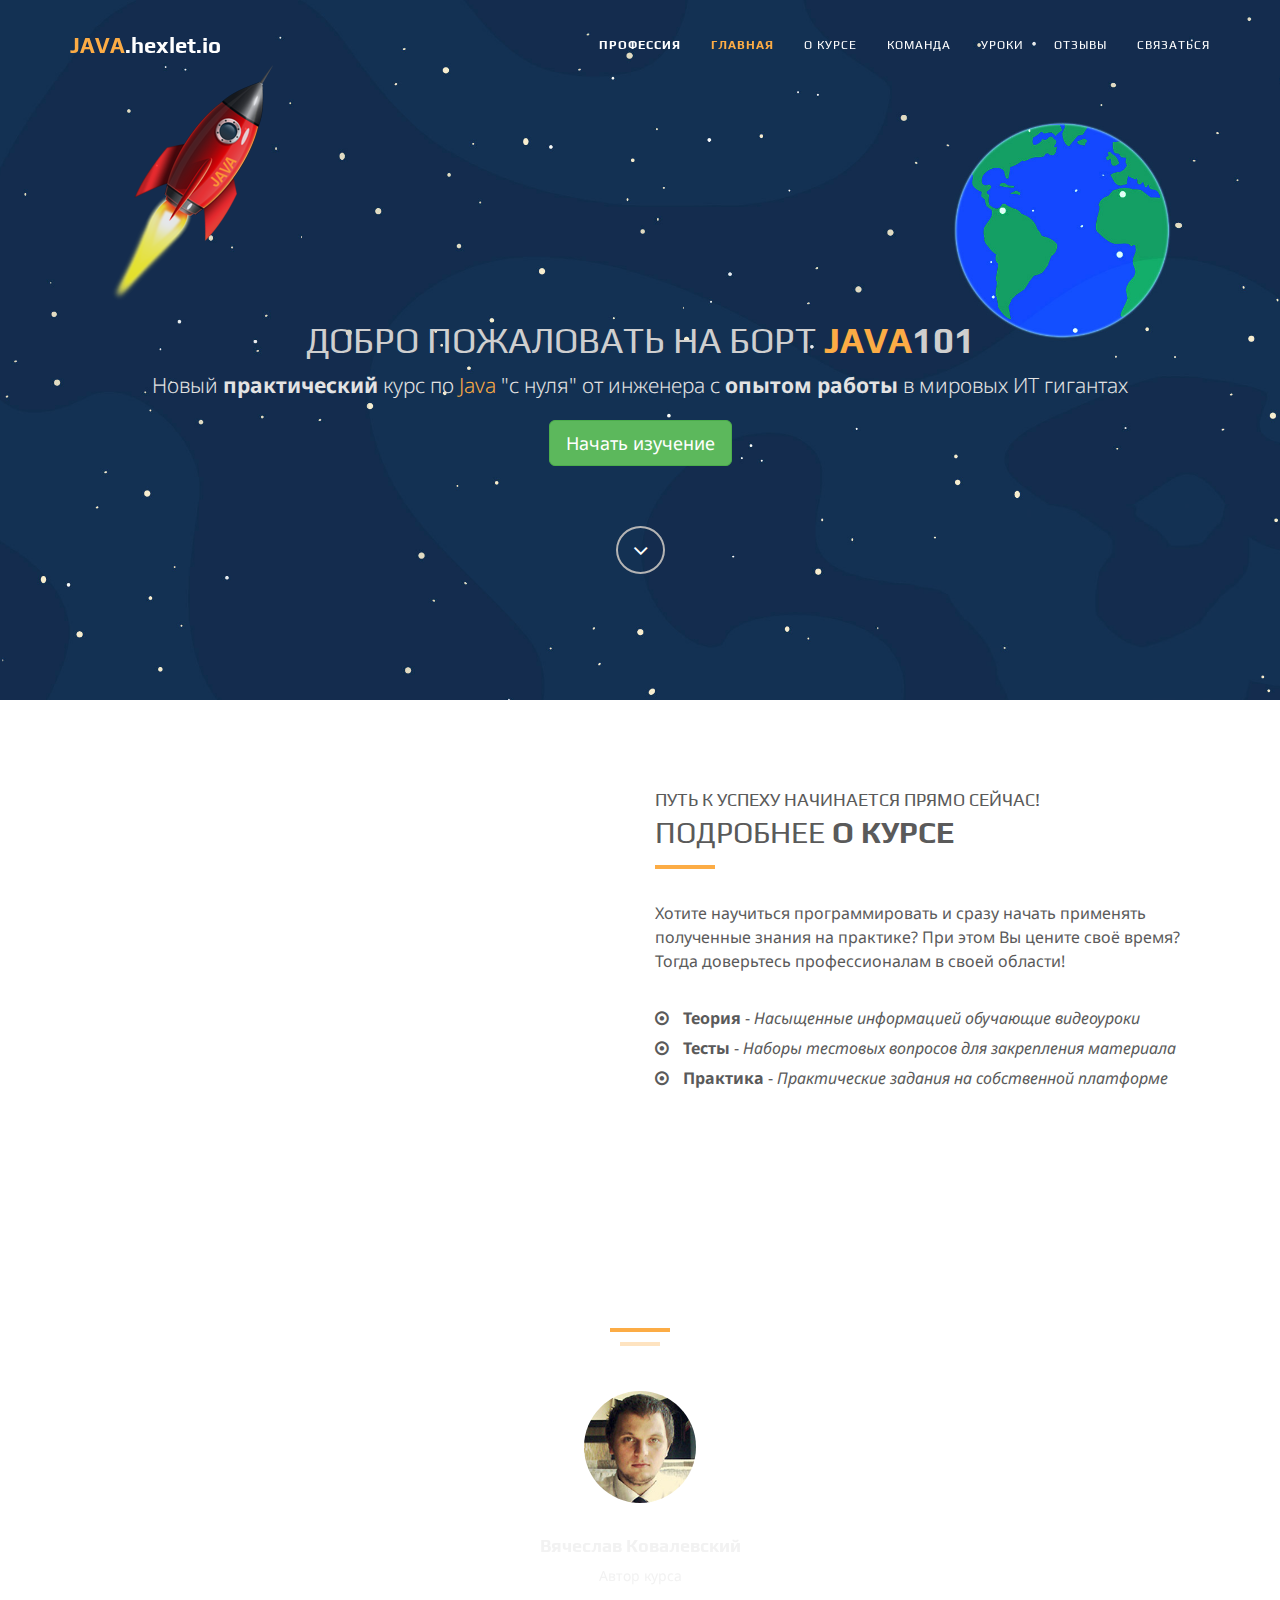
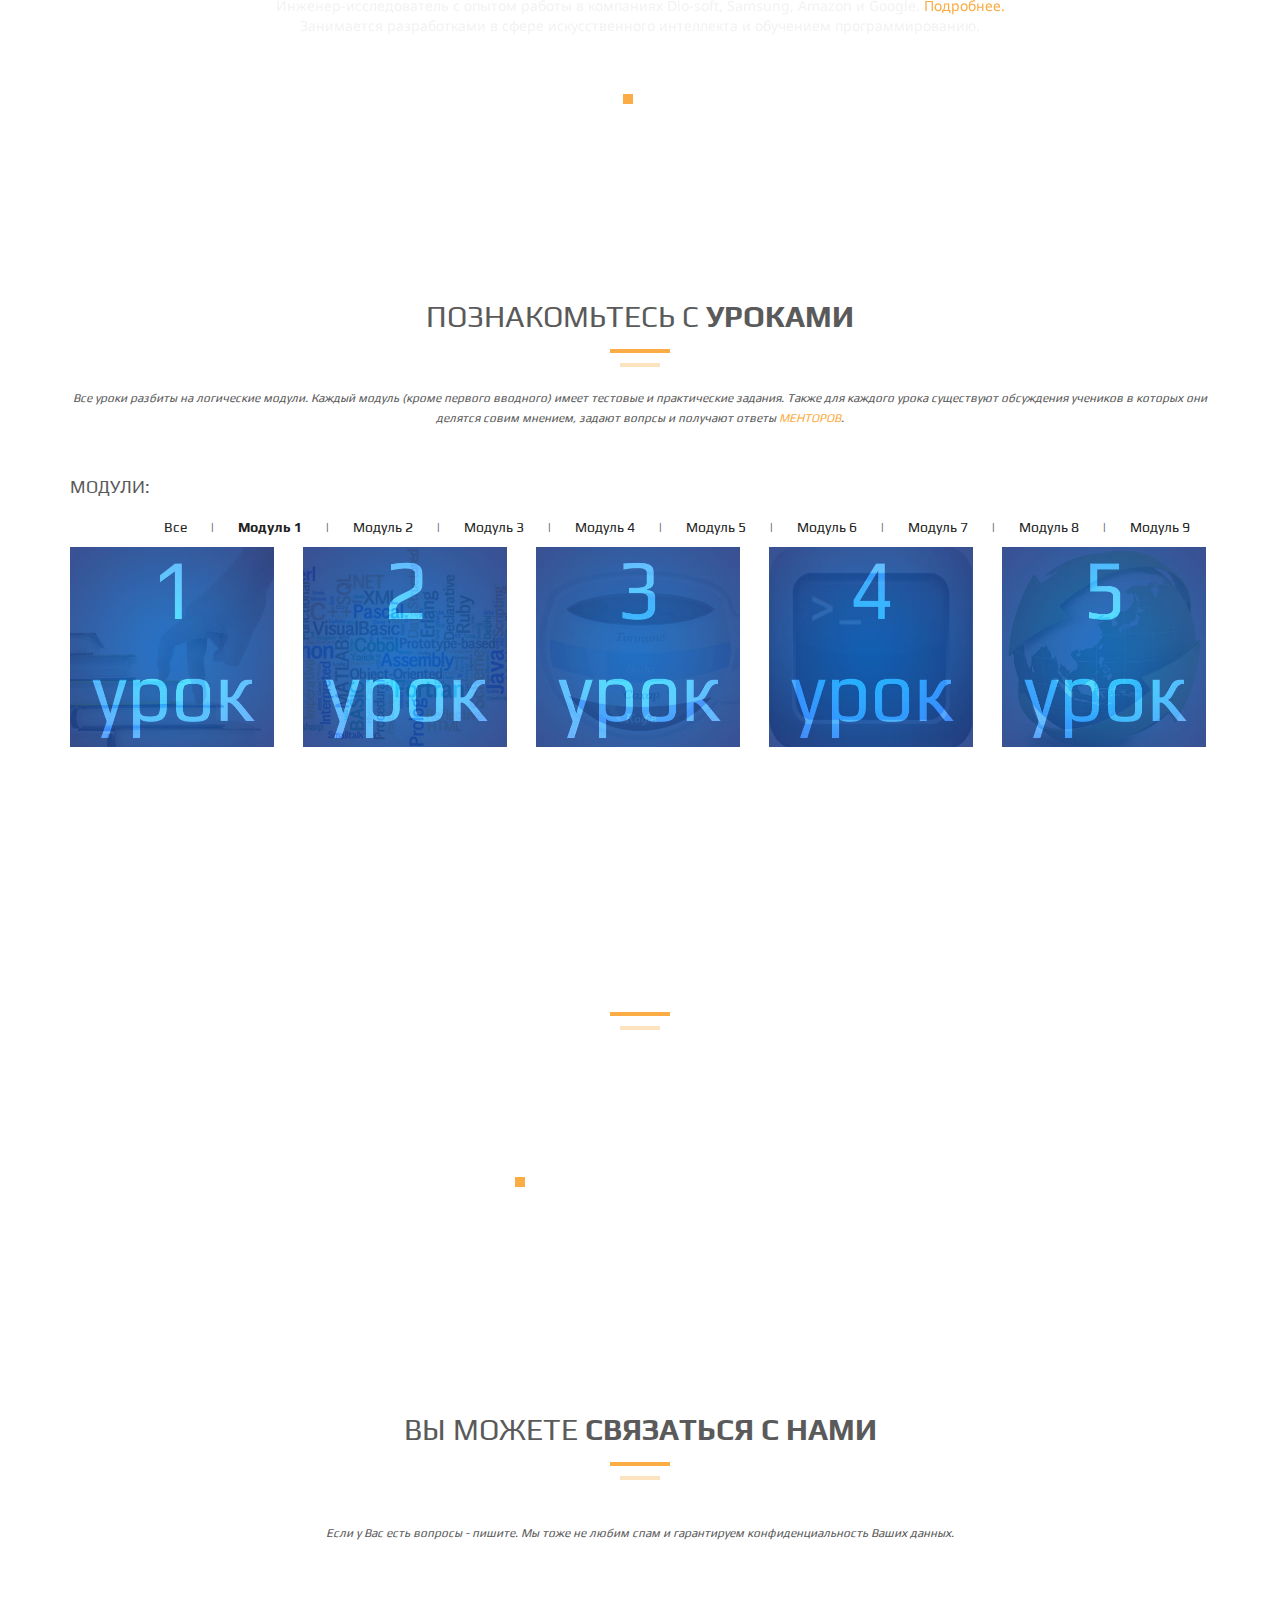
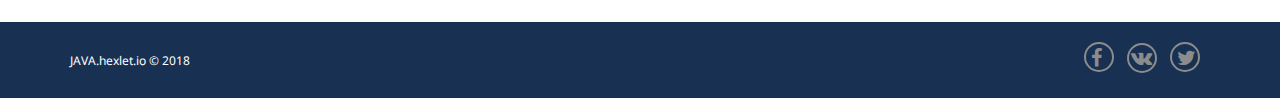
<file: index.html>
<!DOCTYPE html>
<html lang="ru">
  <head>
    <!-- Basic Page Needs
    ================================================== -->
    <meta charset="utf-8">
    <!--[if IE]><meta http-equiv="x-ua-compatible" content="IE=9" /><![endif]-->
    <meta name="viewport" content="width=device-width, initial-scale=1">
    <title>JAVA.hexlet - Наверное, самый лучший курс по программированию на русском!</title>
    <meta name="description" content="Курсы по программированию на Java для начинающих">
    <meta name="keywords" content="java, курсы программирования, уроки java, обучающее видео, онлайн курсы, ява">
    
    
    <!-- Favicons
    ================================================== -->
    <link rel="shortcut icon" href="img/favicon.ico" type="image/x-icon">
    <link rel="apple-touch-icon" href="img/apple-touch-icon.png">
    <link rel="apple-touch-icon" sizes="72x72" href="img/apple-touch-icon-72x72.png">
    <link rel="apple-touch-icon" sizes="114x114" href="img/apple-touch-icon-114x114.png">

    <!-- Bootstrap -->
    <link rel="stylesheet" type="text/css"  href="css/bootstrap.css">
    <link rel="stylesheet" type="text/css" href="fonts/font-awesome/css/font-awesome.css">

    <!-- Slider
    ================================================== -->
    <link href="css/owl.carousel.css" rel="stylesheet" media="screen">
    <link href="css/owl.theme.css" rel="stylesheet" media="screen">

    <!-- Stylesheet
    ================================================== -->
    <link rel="stylesheet" type="text/css"  href="css/style.css">
    <link rel="stylesheet" type="text/css" href="css/responsive.css">

    <link href='http://fonts.googleapis.com/css?family=Play:100,300,400,700,900,100italic,300italic,400italic,700italic,900italic' rel='stylesheet' type='text/css'>
    <link href='http://fonts.googleapis.com/css?family=Noto+Sans:300italic,400italic,600italic,700italic,800italic,700,300,600,800,400' rel='stylesheet' type='text/css'>
	
    <script type="text/javascript" src="js/modernizr.custom.js"></script>
    
	<script src='https://www.google.com/recaptcha/api.js'></script>
	
    <!-- jQuery (necessary for Bootstrap's JavaScript plugins) -->
    <script src="https://ajax.googleapis.com/ajax/libs/jquery/1.11.1/jquery.min.js"></script>
    <script type="text/javascript" src="js/jquery.1.11.1.js"></script>
    <!-- Google Analytics
    ================================================== -->
	<script>
  (function(i,s,o,g,r,a,m){i['GoogleAnalyticsObject']=r;i[r]=i[r]||function(){
  (i[r].q=i[r].q||[]).push(arguments)},i[r].l=1*new Date();a=s.createElement(o),
  m=s.getElementsByTagName(o)[0];a.async=1;a.src=g;m.parentNode.insertBefore(a,m)
  })(window,document,'script','//www.google-analytics.com/analytics.js','ga');

  ga('create', 'UA-62650167-1', 'auto');
  ga('create', 'UA-1360700-51', 'auto', {'name': 'newTracker'}); 
  ga('require', 'displayfeatures');
  ga('send', 'pageview');
  ga('newTracker.send', 'pageview');
  $( document ).ready(function() {
	  var urlParam  = function(name) {
	  	name = name.replace(/[\[]/, "\\[").replace(/[\]]/, "\\]");
		var regex = new RegExp("[\\?&]" + name + "=([^&#]*)"),
			results = regex.exec(location.search);
		if (results == null) return null;
			return results[1] || null;
	 }
	 intial_reg_url = "https://ru.hexlet.io/courses/java_101";
	
	 utm_source = urlParam('utm_source');
	 utm_medium = urlParam('utm_medium');
	 utm_campaign = urlParam('utm_campaign');
	 if (utm_source) {
	        intial_reg_url += "?utm_source=" + utm_source + "&utm_medium=" + utm_medium + "&utm_campaign="+utm_campaign;
	 }
	 $("#reg_bttn").attr('href', intial_reg_url);
  });

	</script>
	
	<!-- Yandex.Metrika counter -->
	<script type="text/javascript">
	
	(function (d, w, c) {
		(w[c] = w[c] || []).push(function() {
			try {
				w.yaCounter30097189 = new Ya.Metrika({id:30097189,
						webvisor:true,
						clickmap:true,
						trackLinks:true,
						accurateTrackBounce:true,
						trackHash:true});
			} catch(e) { }
		});

		var n = d.getElementsByTagName("script")[0],
			s = d.createElement("script"),
			f = function () { n.parentNode.insertBefore(s, n); };
		s.type = "text/javascript";
		s.async = true;
		s.src = (d.location.protocol == "https:" ? "https:" : "http:") + "//mc.yandex.ru/metrika/watch.js";

		if (w.opera == "[object Opera]") {
			d.addEventListener("DOMContentLoaded", f, false);
		} else { f(); }
	})(document, window, "yandex_metrika_callbacks");
	</script>
	<noscript><div><img src="//mc.yandex.ru/watch/30097189" style="position:absolute; left:-9999px;" alt="" /></div></noscript>
	<!-- /Yandex.Metrika counter -->	

    <!-- HTML5 shim and Respond.js for IE8 support of HTML5 elements and media queries -->
    <!-- WARNING: Respond.js doesn't work if you view the page via file:// -->
    <!--[if lt IE 9]>
      <script src="https://oss.maxcdn.com/html5shiv/3.7.2/html5shiv.min.js"></script>
      <script src="https://oss.maxcdn.com/respond/1.4.2/respond.min.js"></script>
    <![endif]-->
	
	<!-- Facebook Pixel Code -->
	<script>
	  !function(f,b,e,v,n,t,s)
	  {if(f.fbq)return;n=f.fbq=function(){n.callMethod?
	  n.callMethod.apply(n,arguments):n.queue.push(arguments)};
	  if(!f._fbq)f._fbq=n;n.push=n;n.loaded=!0;n.version='2.0';
	  n.queue=[];t=b.createElement(e);t.async=!0;
	  t.src=v;s=b.getElementsByTagName(e)[0];
	  s.parentNode.insertBefore(t,s)}(window, document,'script',
	  'https://connect.facebook.net/en_US/fbevents.js');
	  fbq('init', '1701269523271235');
	  fbq('track', 'PageView');
	</script>
	<noscript><img height="1" width="1" style="display:none"
	  src="https://www.facebook.com/tr?id=1701269523271235&ev=PageView&noscript=1"
	/></noscript>
	<!-- End Facebook Pixel Code -->

		
  </head>
  <body>
    <!-- Navigation
    ==========================================-->
    <nav id="tf-menu" class="navbar navbar-default navbar-fixed-top">
      <div class="container">
        <!-- Brand and toggle get grouped for better mobile display -->
        <div class="navbar-header">
          <button type="button" class="navbar-toggle collapsed" data-toggle="collapse" data-target="#bs-example-navbar-collapse-1">
            <span class="sr-only">Toggle navigation</span>
            <span class="icon-bar"></span>
            <span class="icon-bar"></span>
            <span class="icon-bar"></span>
          </button>
          <a class="navbar-brand" href="index.html"><span style="color:#FCAC45">JAVA</span>.hexlet.io</a>
         </div>

        <!-- Collect the nav links, forms, and other content for toggling -->
        <div class="collapse navbar-collapse" id="bs-example-navbar-collapse-1">
          <ul class="nav navbar-nav navbar-right">
		    <li><a href="https://ru.hexlet.io/professions/java" target="_blank" class="page-scroll color-blink-text">ПРОФЕССИЯ</a></li>
            <li><a href="#tf-home" class="page-scroll">Главная</a></li>
            <li><a href="#tf-about" class="page-scroll">О курсе</a></li>
            <li><a href="#tf-team" class="page-scroll">Команда</a></li>
            <li><a href="#tf-works" class="page-scroll">Уроки</a></li>
            <li><a href="#tf-testimonials" class="page-scroll">Отзывы</a></li>
            <li><a href="#tf-contact" class="page-scroll">Связаться</a></li>
          </ul>
        </div><!-- /.navbar-collapse -->
      </div><!-- /.container-fluid -->
    </nav>

    <!-- Home Page
    ==========================================-->
    <div id="tf-home" class="text-center">
        <div class="overlay">
		 
			<div class="rock">
	
				<ul id="scene" class="scene">
				<li class="layer" data-depth="0.7"><img src="img/rocket.png"></li>
				</ul>

			</div>
		<!-- Scripts -->
		<script src="js/parallax.js"></script>
		<script>

		var scene = document.getElementById('scene');
		var parallax = new Parallax(scene);

		</script>
				
            <div class="content">
                <h1>Добро пожаловать на борт <strong><span class="color">JAVA</span>101</strong></h1>
                <p class="lead">Новый <strong>практический</strong> курс по <span class="color">Java</span> "с нуля" от инженера с <strong>опытом работы</strong> в мировых ИТ гигантах</p>
                <p style="text-align:center"><a id="reg_bttn" class="btn btn-success btn-lg" target="_self" title="Visit Site" rel="">Начать изучение</a></p>
				<a href="#tf-about" class="fa fa-angle-down page-scroll"></a>
            </div>
        </div>
    </div>

    <!-- About Us Page
    ==========================================-->
    <div id="tf-about">
        <div class="container">
            <div class="row">
                <div class="col-md-6">
				
				<div class="embed-responsive embed-responsive-16by9">
              
				<iframe class="embed-responsive-item" src="https://www.youtube.com/embed/ubPt0UeJe64?rel=0&amp;controls=0&amp;showinfo=0" frameborder="0"  allowfullscreen></iframe>
                </div>
                 </div>
				<div class="col-md-6">
                    <div class="about-text">
                        <div class="section-title">
                            <h4>Путь к успеху начинается прямо сейчас!</h4>
                            <h2>Подробнее <strong>о курсе</strong></h2>
                            <hr>
                            <div class="clearfix"></div>
                        </div>
                        <p class="intro">Хотите научиться программировать и сразу начать применять полученные знания на практике? При этом Вы цените своё время? Тогда доверьтесь профессионалам в своей области! </p>
                        <ul class="about-list">
                            <li>
                                <span class="fa fa-dot-circle-o"></span>
                                <strong>Теория</strong> - <em>Насыщенные информацией обучающие видеоуроки </em>
                            </li>
                            <li>
                                <span class="fa fa-dot-circle-o"></span>
                                <strong>Тесты</strong> - <em>Наборы тестовых вопросов для закрепления материала</em>
                            </li>
                            <li>
                                <span class="fa fa-dot-circle-o"></span>
                                <strong>Практика</strong> - <em>Практические задания на собственной платформе </em>
                            </li>
                        </ul>
                    </div>
                </div>
            </div>
        </div>
    </div>

    <!-- Team Page
    ==========================================-->
    <div id="tf-team" class="text-center">
        <div class="overlay">
            <div class="container">
                <div class="section-title center">
                    <h2>Наша <strong>команда</strong></h2>
                    <div class="line">
                        <hr>
                    </div>
                </div>

                <div id="team" class="owl-carousel owl-theme row">
                    
										
                    <div class="item">
                        <div class="thumbnail">
                            <img src="img/team/01.jpg" alt="..." class="img-circle team-img">
                            <div class="caption">
                                <h3>Вячеслав Ковалевский</h3>
                                <p>Автор курса</p>
                                <p>Инженер-исследователь c опытом работы в компаниях Dio-soft, Samsung, Amazon и Google.<a href="https://www.linkedin.com/in/b0noi/"  target="_blank" > Подробнее.</a> </br> Занимается разработками в сфере искусственного интеллекта и обучением программированию.</p>
                            </div>
                        </div>
                    </div>
					
                    <div class="item">
                        <div class="thumbnail">
                            <img src="img/team/02.jpg" alt="..." class="img-circle team-img">
                            <div class="caption">
                                <h3>Глеб Бочкарёв</h3>
                                <p>Менеджер курса</p>
                                <p>Занимается организацией обучающего процесса. Оказывает поддержку ученикам.</br> В рамках данного курса является начинающим учеником, помогающим автору спуститься на уровень понимания новичка.</p>
                            </div>
                        </div>
                    </div>
                </div>
                
            </div>
        </div>
    </div>

    <!-- Portfolio Section
    ==========================================-->
    <div id="tf-works">
        <div class="container"> <!-- Container -->
            <div class="section-title text-center center">
                <h2>Познакомьтесь с <strong>уроками</strong></h2>
                <div class="line">
                    <hr>
                </div>
                <div class="clearfix"></div>
                <small><em>Все уроки разбиты на логические модули. Каждый модуль (кроме первого вводного) имеет тестовые и практические задания. Также для каждого урока существуют обсуждения учеников в которых они делятся совим мнением, задают вопрсы и получают ответы <a href="https://ru.hexlet.io/mentors" target="_blank" >МЕНТОРОВ</a>. </em></small>
            </div>
            
            <div class="categories">
                
                <ul class="cat">
                    <li class="pull-left"><h4>Модули:</h4></li>
                    <li class="pull-right">
                        <ol class="type">
                            <li><a href="#" data-filter="*">Все</a></li>
                            <li><a href="#" data-filter=".mod1" class="active">Модуль 1</a></li>
                            <li><a href="#" data-filter=".mod2" >Модуль 2</a></li>
                            <li><a href="#" data-filter=".mod3" >Модуль 3</a></li>
                            <li><a href="#" data-filter=".mod4" >Модуль 4</a></li>
							<li><a href="#" data-filter=".mod5" >Модуль 5</a></li>
							<li><a href="#" data-filter=".mod6" >Модуль 6</a></li>
							<li><a href="#" data-filter=".mod7" >Модуль 7</a></li>
							<li><a href="#" data-filter=".mod8" >Модуль 8</a></li>
							<li><a href="#" data-filter=".mod9" >Модуль 9</a></li>
						</ol>
                    </li>
                </ul>
                <div class="clearfix"></div>
            </div>

            <div id="lightbox" class="row">

                <div class="col-sm-6 col-md-3 col-lg-3 mod1">
                    <div class="portfolio-item">
                        <div class="hover-bg">
                            <a href="https://ru.hexlet.io/courses/java_101/lessons/intro_to_java/theory_unit">
                                <div class="hover-text">
                                    <h4>Введение в Java</h4>
                                    <small>Модуль 1</small>
                                    <div class="clearfix"></div>
                                    <i class="fa fa-plus"></i>
                                </div>
                                <img src="img/portfolio/1.jpg" class="img-responsive" alt="...">
                            </a>
                        </div>
                    </div>
                </div>

                <div class="col-sm-6 col-md-3 col-lg-3 mod1">
                    <div class="portfolio-item">
                        <div class="hover-bg">
                            <a href="https://ru.hexlet.io/courses/java_101/lessons/java_module0_programming_languages_classification/theory_unit">
                                <div class="hover-text">
                                    <h4>Виды языков программирования</h4>
                                    <small>Модуль 1</small>
                                    <div class="clearfix"></div>
                                    <i class="fa fa-plus"></i>
                                </div>
                                <img src="img/portfolio/2.jpg" class="img-responsive" alt="...">
                            </a>
                        </div>
                    </div>
                </div>

                <div class="col-sm-6 col-md-3 col-lg-3 mod1">
                    <div class="portfolio-item">
                        <div class="hover-bg">
                            <a href="https://ru.hexlet.io/courses/java_101/lessons/java_structure/theory_unit">
                                <div class="hover-text">
                                    <h4>Из чего состоит Java</h4>
                                    <small>Модуль 1</small>
                                    <div class="clearfix"></div>
                                    <i class="fa fa-plus"></i>
                                </div>
                                <img src="img/portfolio/3.jpg" class="img-responsive" alt="...">
                            </a>
                        </div>
                    </div>
                </div>

                <div class="col-sm-6 col-md-3 col-lg-3 mod1">
                    <div class="portfolio-item">
                        <div class="hover-bg">
                            <a href="https://ru.hexlet.io/courses/java_101/lessons/terminal_basics_work_with_filesystem/theory_unit">
                                <div class="hover-text">
                                    <h4>Основы работы в терминале</h4>
                                    <small>Модуль 1</small>
                                    <div class="clearfix"></div>
                                    <i class="fa fa-plus"></i>
                                </div>
                                <img src="img/portfolio/4.jpg" class="img-responsive" alt="...">
                            </a>
                        </div>
                    </div>
                </div>

                <div class="col-sm-6 col-md-3 col-lg-3 mod1">
                    <div class="portfolio-item">
                        <div class="hover-bg">
                            <a href="https://ru.hexlet.io/courses/java_101/lessons/java_dev_env_setup/theory_unit">
                                <div class="hover-text">
                                    <h4>Настройка окружающей среды</h4>
                                    <small>Модуль 1</small>
                                    <div class="clearfix"></div>
                                    <i class="fa fa-plus"></i>
                                </div>
                                <img src="img/portfolio/5.jpg" class="img-responsive" alt="...">
                            </a>
                        </div>
                    </div>
                </div>

                <div class="col-sm-6 col-md-3 col-lg-3 mod2">
                    <div class="portfolio-item">
                        <div class="hover-bg">
                            <a href="https://ru.hexlet.io/courses/java_101/lessons/java_oop_basics/theory_unit">
                                <div class="hover-text">
                                    <h4>Введение в ООП</h4>
                                    <small>Модуль 2</small>
                                    <div class="clearfix"></div>
                                    <i class="fa fa-plus"></i>
                                </div>
                                <img src="img/portfolio/6.jpg" class="img-responsive" alt="...">
                            </a>
                        </div>
                    </div>
                </div>

                <div class="col-sm-6 col-md-3 col-lg-3 mod2">
                    <div class="portfolio-item">
                        <div class="hover-bg">
                            <a href="https://ru.hexlet.io/courses/java_101/lessons/java_types/theory_unit">
                                <div class="hover-text">
                                    <h4>Типы данных в Java</h4>
                                    <small>Модуль 2</small>
                                    <div class="clearfix"></div>
                                    <i class="fa fa-plus"></i>
                                </div>
                                <img src="img/portfolio/7.jpg" class="img-responsive" alt="...">
                            </a>
                        </div>
                    </div>
                </div>

                <div class="col-sm-6 col-md-3 col-lg-3 mod2">
                    <div class="portfolio-item">
                        <div class="hover-bg">
                            <a href="https://ru.hexlet.io/courses/java_101/lessons/java_instance_usage/theory_unit">
                                <div class="hover-text">
                                    <h4>Работа с экземплярами</h4>
                                    <small>Модуль 2</small>
                                    <div class="clearfix"></div>
                                    <i class="fa fa-plus"></i>
                                </div>
                                <img src="img/portfolio/8.jpg" class="img-responsive" alt="...">
                            </a>
                        </div>
                    </div>
                </div>
				
				 <div class="col-sm-6 col-md-3 col-lg-3 mod2">
                    <div class="portfolio-item">
                        <div class="hover-bg">
                            <a href="https://ru.hexlet.io/courses/java_101/lessons/java_packages/theory_unit">
                                <div class="hover-text">
                                    <h4>Пакеты в Java</h4>
                                    <small>Модуль 2</small>
                                    <div class="clearfix"></div>
                                    <i class="fa fa-plus"></i>
                                </div>
                                <img src="img/portfolio/9.jpg" class="img-responsive" alt="...">
                            </a>
                        </div>
                    </div>
                </div>
				
				 <div class="col-sm-6 col-md-3 col-lg-3 mod3">
                    <div class="portfolio-item">
                        <div class="hover-bg">
                            <a href="https://ru.hexlet.io/courses/java_101/lessons/method_basics/theory_unit">
                                <div class="hover-text">
                                    <h4>Методы в классах. Часть 1</h4>
                                    <small>Модуль 3</small>
                                    <div class="clearfix"></div>
                                    <i class="fa fa-plus"></i>
                                </div>
                                <img src="img/portfolio/10.jpg" class="img-responsive" alt="...">
                            </a>
                        </div>
                    </div>
                </div>
				
				 <div class="col-sm-6 col-md-3 col-lg-3 mod3">
                    <div class="portfolio-item">
                        <div class="hover-bg">
                            <a href="https://ru.hexlet.io/courses/java_101/lessons/java_methods_basics_part_2/theory_unit">
                                <div class="hover-text">
                                    <h4>Методы в классах. Часть 2</h4>
                                    <small>Модуль 3</small>
                                    <div class="clearfix"></div>
                                    <i class="fa fa-plus"></i>
                                </div>
                                <img src="img/portfolio/11.jpg" class="img-responsive" alt="...">
                            </a>
                        </div>
                    </div>
                </div>
				
				 <div class="col-sm-6 col-md-3 col-lg-3 mod3">
                    <div class="portfolio-item">
                        <div class="hover-bg">
                            <a href="https://ru.hexlet.io/courses/java_101/lessons/java_methods_levels/theory_unit">
                                <div class="hover-text">
                                    <h4>Уровни методов в Java</h4>
                                    <small>Модуль 3</small>
                                    <div class="clearfix"></div>
                                    <i class="fa fa-plus"></i>
                                </div>
                                <img src="img/portfolio/12.jpg" class="img-responsive" alt="...">
                            </a>
                        </div>
                    </div>
                </div>
				
				 <div class="col-sm-6 col-md-3 col-lg-3 mod3">
                    <div class="portfolio-item">
                        <div class="hover-bg">
                            <a href="https://ru.hexlet.io/courses/java_101/lessons/java_inheritance/theory_unit">
                                <div class="hover-text">
                                    <h4>Наследование в Java</h4>
                                    <small>Модуль 3</small>
                                    <div class="clearfix"></div>
                                    <i class="fa fa-plus"></i>
                                </div>
                                <img src="img/portfolio/13.jpg" class="img-responsive" alt="...">
                            </a>
                        </div>
                    </div>
                </div>
				
				 <div class="col-sm-6 col-md-3 col-lg-3 mod3">
                    <div class="portfolio-item">
                        <div class="hover-bg">
                            <a href="https://ru.hexlet.io/courses/java_101/lessons/override_in_java/theory_unit">
                                <div class="hover-text">
                                    <h4>Аннотация @Override</h4>
                                    <small>Модуль 3</small>
                                    <div class="clearfix"></div>
                                    <i class="fa fa-plus"></i>
                                </div>
                                <img src="img/portfolio/14.jpg" class="img-responsive" alt="...">
                            </a>
                        </div>
                    </div>
                </div>
				
				 <div class="col-sm-6 col-md-3 col-lg-3 mod4">
                    <div class="portfolio-item">
                        <div class="hover-bg">
                            <a href="https://ru.hexlet.io/courses/java_101/lessons/if_in_java/theory_unit">
                                <div class="hover-text">
                                    <h4>Условный оператор IF</h4>
                                    <small>Модуль 4</small>
                                    <div class="clearfix"></div>
                                    <i class="fa fa-plus"></i>
                                </div>
                                <img src="img/portfolio/15.jpg" class="img-responsive" alt="...">
                            </a>
                        </div>
                    </div>
                </div>
				
				 <div class="col-sm-6 col-md-3 col-lg-3 mod4">
                    <div class="portfolio-item">
                        <div class="hover-bg">
                            <a href="https://ru.hexlet.io/courses/java_101/lessons/java_arrays/theory_unit">
                                <div class="hover-text">
                                    <h4>Массивы в Java</h4>
                                    <small>Модуль 4</small>
                                    <div class="clearfix"></div>
                                    <i class="fa fa-plus"></i>
                                </div>
                                <img src="img/portfolio/16.jpg" class="img-responsive" alt="...">
                            </a>
                        </div>
                    </div>
                </div>
				
				 <div class="col-sm-6 col-md-3 col-lg-3 mod4">
                    <div class="portfolio-item">
                        <div class="hover-bg">
                            <a href="https://ru.hexlet.io/courses/java_101/lessons/loops_in_java/theory_unit">
                                <div class="hover-text">
                                    <h4>Циклы в Java</h4>
                                    <small>Модуль 4</small>
                                    <div class="clearfix"></div>
                                    <i class="fa fa-plus"></i>
                                </div>
                                <img src="img/portfolio/17.jpg" class="img-responsive" alt="...">
                            </a>
                        </div>
                    </div>
                </div>
				
				 <div class="col-sm-6 col-md-3 col-lg-3 mod4">
                    <div class="portfolio-item">
                        <div class="hover-bg">
                            <a href="https://ru.hexlet.io/courses/java_101/lessons/java_switch/theory_unit">
                                <div class="hover-text">
                                    <h4>Оператор SWITCH</h4>
                                    <small>Модуль 4</small>
                                    <div class="clearfix"></div>
                                    <i class="fa fa-plus"></i>
                                </div>
                                <img src="img/portfolio/18.jpg" class="img-responsive" alt="...">
                            </a>
                        </div>
                    </div>
                </div>
				 <div class="col-sm-6 col-md-3 col-lg-3 mod5">
                    <div class="portfolio-item">
                        <div class="hover-bg">
                            <a href="https://ru.hexlet.io/courses/java_101/lessons/visibility_levels_in_java/theory_unit">
                                <div class="hover-text">
                                    <h4>Уровни доступа в Java</h4>
                                    <small>Модуль 5</small>
                                    <div class="clearfix"></div>
                                    <i class="fa fa-plus"></i>
                                </div>
                                <img src="img/portfolio/19.jpg" class="img-responsive" alt="...">
                            </a>
                        </div>
                    </div>
                </div>
				 <div class="col-sm-6 col-md-3 col-lg-3 mod5">
                    <div class="portfolio-item">
                        <div class="hover-bg">
                            <a href="https://ru.hexlet.io/courses/java_101/lessons/constructor/theory_unit">
                                <div class="hover-text">
                                    <h4>Конструкторы в Java</h4>
                                    <small>Модуль 5</small>
                                    <div class="clearfix"></div>
                                    <i class="fa fa-plus"></i>
                                </div>
                                <img src="img/portfolio/20.jpg" class="img-responsive" alt="...">
                            </a>
                        </div>
                    </div>
                </div>
				 <div class="col-sm-6 col-md-3 col-lg-3 mod5">
                    <div class="portfolio-item">
                        <div class="hover-bg">
                            <a href="https://ru.hexlet.io/courses/java_101/lessons/immutability/theory_unit">
                                <div class="hover-text">
                                    <h4>Неизменяемые объекты</h4>
                                    <small>Модуль 5</small>
                                    <div class="clearfix"></div>
                                    <i class="fa fa-plus"></i>
                                </div>
                                <img src="img/portfolio/21.jpg" class="img-responsive" alt="...">
                            </a>
                        </div>
                    </div>
                </div>
				 <div class="col-sm-6 col-md-3 col-lg-3 mod5">
                    <div class="portfolio-item">
                        <div class="hover-bg">
                            <a href="https://ru.hexlet.io/courses/java_101/lessons/builder/theory_unit">
                                <div class="hover-text">
                                    <h4>Паттерн Builder</h4>
                                    <small>Модуль 5</small>
                                    <div class="clearfix"></div>
                                    <i class="fa fa-plus"></i>
                                </div>
                                <img src="img/portfolio/22.jpg" class="img-responsive" alt="...">
                            </a>
                        </div>
                    </div>
                </div>
				 <div class="col-sm-6 col-md-3 col-lg-3 mod5">
                    <div class="portfolio-item">
                        <div class="hover-bg">
                            <a href="https://ru.hexlet.io/courses/java_101/lessons/enum/theory_unit">
                                <div class="hover-text">
                                    <h4>Перечисления в Java</h4>
                                    <small>Модуль 5</small>
                                    <div class="clearfix"></div>
                                    <i class="fa fa-plus"></i>
                                </div>
                                <img src="img/portfolio/23.jpg" class="img-responsive" alt="...">
                            </a>
                        </div>
                    </div>
                </div>
				<div class="col-sm-6 col-md-3 col-lg-3 mod6">
                    <div class="portfolio-item">
                        <div class="hover-bg">
                            <a href="https://ru.hexlet.io/courses/java_101/lessons/enum/theory_unit">
                                <div class="hover-text">
                                    <h4>Составные строки в Java</h4>
                                    <small>Модуль 6</small>
                                    <div class="clearfix"></div>
                                    <i class="fa fa-plus"></i>
                                </div>
                                <img src="img/portfolio/24.jpg" class="img-responsive" alt="...">
                            </a>
                        </div>
                    </div>
                </div>
				<div class="col-sm-6 col-md-3 col-lg-3 mod6">
                    <div class="portfolio-item">
                        <div class="hover-bg">
                            <a href="https://ru.hexlet.io/courses/java_101/lessons/enum/theory_unit">
                                <div class="hover-text">
                                    <h4> Манипуляции символами</h4>
                                    <small>Модуль 6</small>
                                    <div class="clearfix"></div>
                                    <i class="fa fa-plus"></i>
                                </div>
                                <img src="img/portfolio/25.jpg" class="img-responsive" alt="...">
                            </a>
                        </div>
                    </div>
                </div>
				<div class="col-sm-6 col-md-3 col-lg-3 mod6">
                    <div class="portfolio-item">
                        <div class="hover-bg">
                            <a href="https://ru.hexlet.io/courses/java_101/lessons/string_convertation/theory_unit">
                                <div class="hover-text">
                                    <h4>Преобразование строк в числа</h4>
                                    <small>Модуль 6</small>
                                    <div class="clearfix"></div>
                                    <i class="fa fa-plus"></i>
                                </div>
                                <img src="img/portfolio/26.jpg" class="img-responsive" alt="...">
                            </a>
                        </div>
                    </div>
                </div>
				<div class="col-sm-6 col-md-3 col-lg-3 mod7">
                    <div class="portfolio-item">
                        <div class="hover-bg">
                            <a href="https://ru.hexlet.io/courses/java_101/lessons/interfaces_in_java/theory_unit">
                                <div class="hover-text">
                                    <h4>Интерфейсы в Java</h4>
                                    <small>Модуль 7</small>
                                    <div class="clearfix"></div>
                                    <i class="fa fa-plus"></i>
                                </div>
                                <img src="img/portfolio/27.jpg" class="img-responsive" alt="...">
                            </a>
                        </div>
                    </div>
                </div>
				<div class="col-sm-6 col-md-3 col-lg-3 mod7">
                    <div class="portfolio-item">
                        <div class="hover-bg">
                            <a href="https://ru.hexlet.io/courses/java_101/lessons/abstract_class_in_java/theory_unit">
                                <div class="hover-text">
                                    <h4>Абстрактные классы</h4>
                                    <small>Модуль 7</small>
                                    <div class="clearfix"></div>
                                    <i class="fa fa-plus"></i>
                                </div>
                                <img src="img/portfolio/28.jpg" class="img-responsive" alt="...">
                            </a>
                        </div>
                    </div>
                </div>
				<div class="col-sm-6 col-md-3 col-lg-3 mod7">
                    <div class="portfolio-item">
                        <div class="hover-bg">
                            <a href="https://ru.hexlet.io/courses/java_101/lessons/list/theory_unit">
                                <div class="hover-text">
                                    <h4>Интерфейс List в Java</h4>
                                    <small>Модуль 7</small>
                                    <div class="clearfix"></div>
                                    <i class="fa fa-plus"></i>
                                </div>
                                <img src="img/portfolio/29.jpg" class="img-responsive" alt="...">
                            </a>
                        </div>
                    </div>
                </div>
				<div class="col-sm-6 col-md-3 col-lg-3 mod8">
                    <div class="portfolio-item">
                        <div class="hover-bg">
                            <a href="https://ru.hexlet.io/courses/java_101/lessons/nested/theory_unit">
                                <div class="hover-text">
                                    <h4>Nested (static) классы</h4>
                                    <small>Модуль 8</small>
                                    <div class="clearfix"></div>
                                    <i class="fa fa-plus"></i>
                                </div>
                                <img src="img/portfolio/30.jpg" class="img-responsive" alt="...">
                            </a>
                        </div>
                    </div>
                </div>
				<div class="col-sm-6 col-md-3 col-lg-3 mod8">
                    <div class="portfolio-item">
                        <div class="hover-bg">
                            <a href="https://ru.hexlet.io/courses/java_101/lessons/inner/theory_unit">
                                <div class="hover-text">
                                    <h4>Inner (non-static) классы</h4>
                                    <small>Модуль 8</small>
                                    <div class="clearfix"></div>
                                    <i class="fa fa-plus"></i>
                                </div>
                                <img src="img/portfolio/31.jpg" class="img-responsive" alt="...">
                            </a>
                        </div>
                    </div>
                </div>
				<div class="col-sm-6 col-md-3 col-lg-3 mod8">
                    <div class="portfolio-item">
                        <div class="hover-bg">
                            <a href="https://ru.hexlet.io/courses/java_101/lessons/anonymous/theory_unit">
                                <div class="hover-text">
                                    <h4>Анонимные классы в Java</h4>
                                    <small>Модуль 8</small>
                                    <div class="clearfix"></div>
                                    <i class="fa fa-plus"></i>
                                </div>
                                <img src="img/portfolio/32.jpg" class="img-responsive" alt="...">
                            </a>
                        </div>
                    </div>
                </div>
				<div class="col-sm-6 col-md-3 col-lg-3 mod9">
                    <div class="portfolio-item">
                        <div class="hover-bg">
                            <a href="https://ru.hexlet.io/courses/java_101/lessons/exception/theory_unit">
                                <div class="hover-text">
                                    <h4>Исключения в Java</h4>
                                    <small>Модуль 9</small>
                                    <div class="clearfix"></div>
                                    <i class="fa fa-plus"></i>
                                </div>
                                <img src="img/portfolio/33.jpg" class="img-responsive" alt="...">
                            </a>
                        </div>
                    </div>
                </div>
				<div class="col-sm-6 col-md-3 col-lg-3 mod9">
                    <div class="portfolio-item">
                        <div class="hover-bg">
                            <a href="https://ru.hexlet.io/courses/java_101/lessons/exceptions_hierarchy/theory_unit">
                                <div class="hover-text">
                                    <h4>Иерархия исключений</h4>
                                    <small>Модуль 9</small>
                                    <div class="clearfix"></div>
                                    <i class="fa fa-plus"></i>
                                </div>
                                <img src="img/portfolio/34.jpg" class="img-responsive" alt="...">
                            </a>
                        </div>
                    </div>
                </div>

            </div>
        </div>
    </div>

    <!-- Testimonials Section
    ==========================================-->
    <div id="tf-testimonials" class="text-center">
        <div class="overlay">
            <div class="container">
                <div class="section-title center">
                    <h2>Реальные<strong> отзывы</strong> наших учеников</h2>
                    <div class="line">
                        <hr>
                    </div>
                </div>
                <div class="row">
                    <div class="col-md-8 col-md-offset-2">
                        <div id="testimonial" class="owl-carousel owl-theme">
                            <div class="item">
                                <h5> Очень интересно рассказываете. Не часто такие лекции найдёшь. Обычно они такие скучные, что просто заставляешь себя их слушать, а ваши видео смотреть очень даже интересно.
К тому же есть много интересных и нужных вещей даже для человека, уже знающего синтаксис.</h5>
                               
                            </div>
							
							<div class="item">
                                <h5>Смотрел предыдущую версию - наверное, самый лучший курс по программированию на русском, из тех которые я видел.</h5>
                               
                            </div>
							
							<div class="item">
                                <h5>Super! Нигде настолько зажигательной подачи еще не встречал! И транскрипт под рукой - словно конспект - в общем, нет слов. Огромное спасибо, Вячеслав! </h5>
                               
                            </div>
							<div class="item">
                                <h5>...также хочу сказать отдельное "спасибо" за курс по джаве. Очень нравится то, что учите не только синтаксису, но и объясняете, что происходит во время исполнения программы. Продолжайте в том же духе.</h5>
							
							</div>								
							<div class="item">
                                <h5> Вячеслав, большое спасибо! Лекции смотрятся на одном дыхании, заряжают не только знаниями, но и дают позитивный настрой. СПАСИБО!!!</h5>
                               
                            </div>
							
							<div class="item">
                                <h5> Доскональнейшее объяснение! Вячеслав, примите искреннюю благодарность! Все по полочкам, просто талант!</h5>
                               
                            </div>
							
							<div class="item">
                                <h5> Спасибо, уровень изложения полностью соответствует моим знаниям (они -- совсем на начальном уровне).</h5>
                               
                            </div>
							
							<div class="item">
                                <h5> Огромное спасибо вам за такие курсы "по делу", в отличие от зарубежных развлекательных аналогов.</h5>
                               
                            </div>
														
							<div class="item">
                                <h5> Отличный курс, никакой "воды"! Огромное спасибо автору за труд! Все гениальное просто!</h5>
                               
                            </div>
							
							<div class="item">
                                <h5> Вячеслав! Отличная, просто зажигательная манера подачи! Deep respect! СПАСИБО!</h5>
                               
                            </div>

                            <div class="item">
                                <h5>Большое спасибо за уроки! Смотрятся легко и вся информация хорошо усваивается. </h5>
                               
                            </div>
                        </div>
                    </div>
                </div>
            </div>
        </div>
    </div>

    <!-- Contact Section
    ==========================================-->
    	
    <div id="tf-contact" class="text-center">
        <div class="container">

            <div class="row">
                <div class="col-md-8 col-md-offset-2">

                    <div class="section-title center">
                        <h2>Вы можете <strong>связаться с нами</strong></h2>
                        <div class="line">
                            <hr>
                        </div>						
									<!-- VK Widget -->
									<div id="vk_groups"></div>
									<script>
									function CondiLoaderInit() {
									 new CondiLoader([
									{   js: "https://vk.com/js/api/openapi.js?159", 
										init: function () {																				
											VK.Widgets.Group("vk_groups", {mode: 0, width: "auto", height:"200", color1: 'FFFFFF', color2: '183152', color3: '183152'}, 85021419);
									}											
										} 
									
									  ],{ /* options */ });
									}
									</script>
									<script src="js/condi_loader.js" onload="CondiLoaderInit()" defer="defer"></script>							
							
						</div>
                        <div class="clearfix"></div>
                        <div style="margin-top:20px">
				<small><em>Если у Вас есть вопросы - пишите. Мы тоже не любим спам и гарантируем конфиденциальность Ваших данных.</em></small>
   			 </div>
                    </div>
				
                    <script type="text/javascript" src="http://form.jotformeu.com/jsform/51484721543354"></script>

                </div>
            </div>

        </div>
    </div>
	
    <nav id="footer">
        <div class="container">
            <div class="pull-left fnav">
                <p>JAVA.hexlet.io © 2018</p>
            </div>
            <div class="pull-right fnav">
                <ul class="footer-social">
                    <li><a href="#" onclick="window.open('https://www.facebook.com/sharer/sharer.php?u='+encodeURIComponent(location.href), 
                        'facebook-share-dialog', 'width=626,height=436'); return false;"><i class="fa fa-facebook"></i></a></li>
                    <li><a href="#" onclick="window.open('http://vkontakte.ru/share.php?url='+encodeURIComponent(location.href), 
                        'вконтакте', 'width=626,height=436'); return false;"><i class="fa fa-vk"></i></a></li>                    
                    <li><a href="#" onclick="window.open('http://twitter.com/intent/tweet?text='+document.title+'%20'+window.location.href+window.location.hash,'twitter', 'width=626,height=436'); return false;"><i class="fa fa-twitter"></i></a></li>
                </ul>
            </div>
        </div>
    </nav>

    <!-- Include all compiled plugins (below), or include individual files as needed -->
    <script type="text/javascript" src="js/bootstrap.js"></script>
    <script type="text/javascript" src="js/SmoothScroll.js"></script>
    <script type="text/javascript" src="js/jquery.isotope.js"></script>

    <script src="js/owl.carousel.js"></script>

    <!-- Javascripts
    ================================================== -->
    <script type="text/javascript" src="js/main.js"></script>

  </body>
</html>
</file>
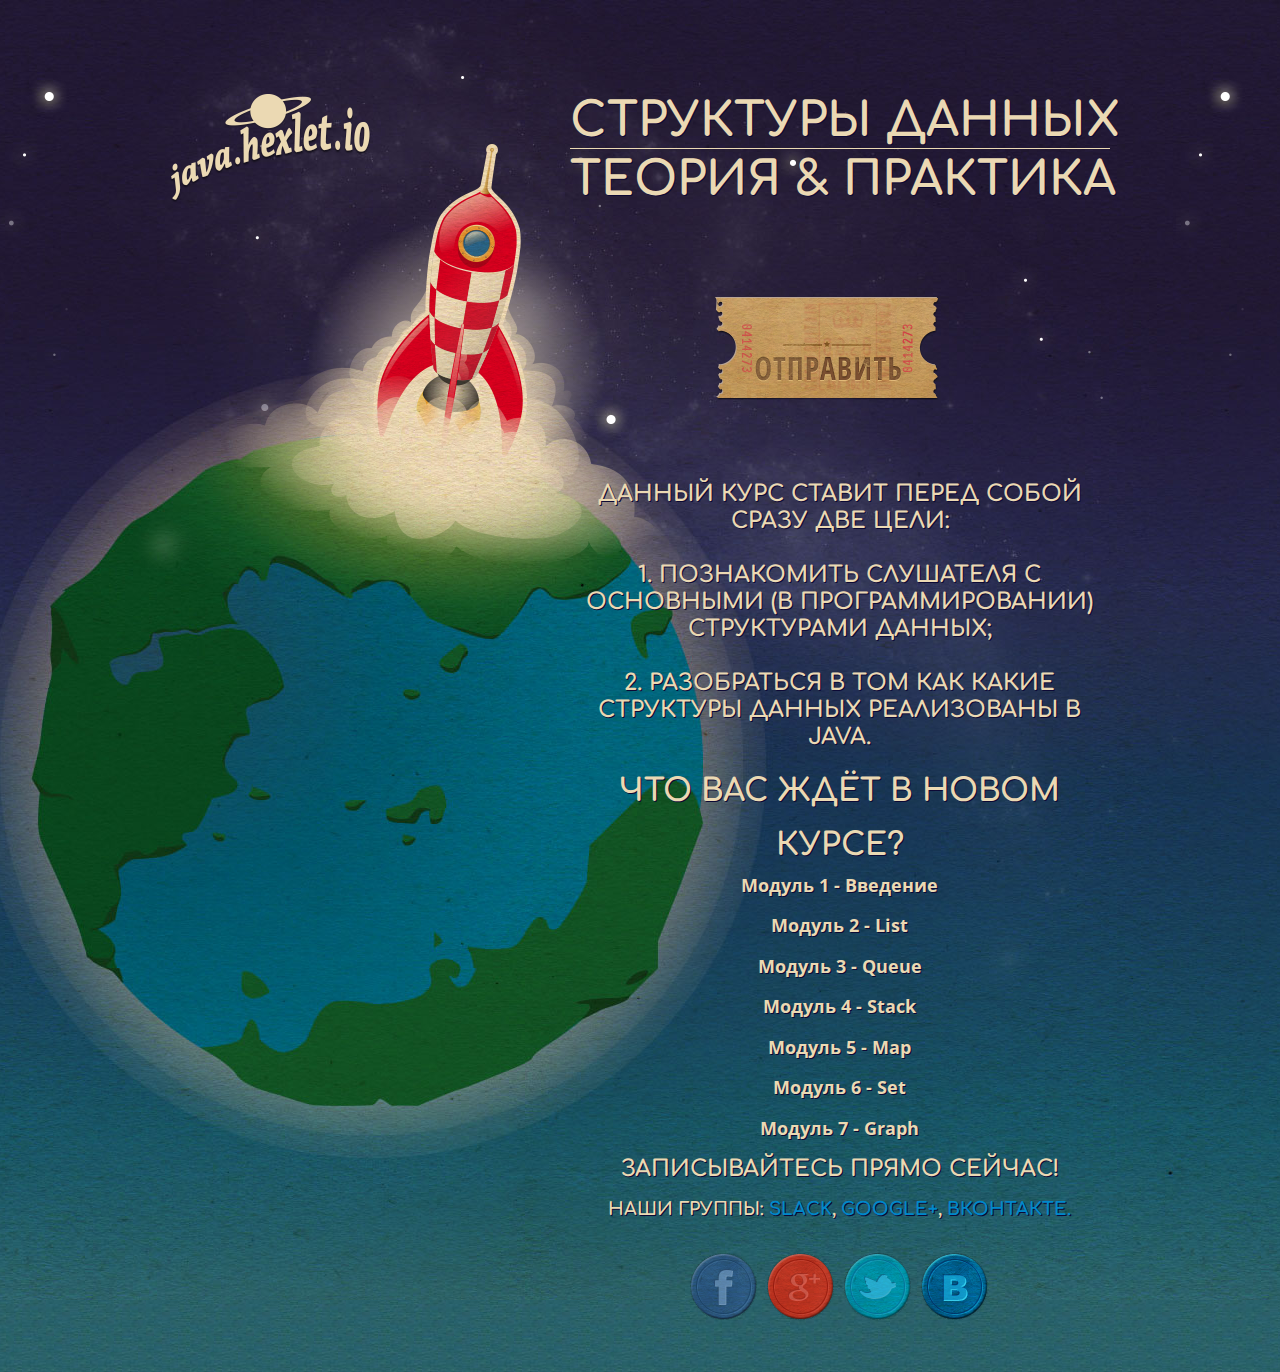
<file: collections/index.html>
<!DOCTYPE html>
<!--[if IE 8 ]> <html lang="en" class="ie8"> <![endif]-->
<!--[if IE 9 ]> <html lang="en" class="ie9"> <![endif]-->
<!--[if (gt IE 9)|!(IE)]><!--> <html lang="ru"> <!--<![endif]-->
<head>
  <meta charset="utf-8" />
  <meta content="IE=edge,chrome=1" http-equiv="X-UA-Compatible" />
  <title>Java.Hexlet.io - Встречайте новый курс!</title>
  <meta content="Java Hexlet Course" name="description" />
  <meta content="width=device-width" name="viewport" />
  <link href="favicon.ico" rel="shortcut icon" />
<link href="images/apple-touch-icon-144-precomposed.png" rel="apple-touch-icon-precomposed" sizes="144x144" />
<link href="images/apple-touch-icon-114-precomposed.png" rel="apple-touch-icon-precomposed" sizes="114x114" />
<link href="images/apple-touch-icon-72-precomposed.png" rel="apple-touch-icon-precomposed" sizes="72x72" />
<link href="images/apple-touch-icon-57-precomposed.png" rel="apple-touch-icon-precomposed" />
  <link href="stylesheets/bootstrap.css" media="screen" rel="stylesheet" type="text/css" />
  <link href="stylesheets/responsive.css" media="screen" rel="stylesheet" type="text/css" />
  <link href="stylesheets/font-awesome.css" media="screen" rel="stylesheet" type="text/css" />
  <link href="stylesheets/fonts-set1.css" media="screen" rel="stylesheet" type="text/css" />
  <link href="stylesheets/theme.css" media="screen" rel="stylesheet" type="text/css" />

  <script>
  (function(i,s,o,g,r,a,m){i['GoogleAnalyticsObject']=r;i[r]=i[r]||function(){
  (i[r].q=i[r].q||[]).push(arguments)},i[r].l=1*new Date();a=s.createElement(o),
  m=s.getElementsByTagName(o)[0];a.async=1;a.src=g;m.parentNode.insertBefore(a,m)
  })(window,document,'script','//www.google-analytics.com/analytics.js','ga');

  ga('create', 'UA-62650167-1', 'auto');
  ga('send', 'pageview');

</script>
<!-- Yandex.Metrika counter -->
<script type="text/javascript">
    (function (d, w, c) {
        (w[c] = w[c] || []).push(function() {
            try {
                w.yaCounter30097189 = new Ya.Metrika({
                    id:30097189,
                    clickmap:true,
                    trackLinks:true,
                    accurateTrackBounce:true,
                    webvisor:true,
                    trackHash:true
                });
            } catch(e) { }
        });

        var n = d.getElementsByTagName("script")[0],
            s = d.createElement("script"),
            f = function () { n.parentNode.insertBefore(s, n); };
        s.type = "text/javascript";
        s.async = true;
        s.src = "https://mc.yandex.ru/metrika/watch.js";

        if (w.opera == "[object Opera]") {
            d.addEventListener("DOMContentLoaded", f, false);
        } else { f(); }
    })(document, window, "yandex_metrika_callbacks");
</script>
<noscript><div><img src="https://mc.yandex.ru/watch/30097189" style="position:absolute; left:-9999px;" alt="" /></div></noscript>
<!-- /Yandex.Metrika counter -->
  <!--[if lt IE 9]>
    <script src="http://html5shim.googlecode.com/svn/trunk/html5.js"></script>
  <![endif]-->
</head>
<body>
	<!-- Google Tag Manager -->
<noscript><iframe src="//www.googletagmanager.com/ns.html?id=GTM-59R2ZS"
height="0" width="0" style="display:none;visibility:hidden"></iframe></noscript>
<script>(function(w,d,s,l,i){w[l]=w[l]||[];w[l].push({'gtm.start':
new Date().getTime(),event:'gtm.js'});var f=d.getElementsByTagName(s)[0],
j=d.createElement(s),dl=l!='dataLayer'?'&l='+l:'';j.async=true;j.src=
'//www.googletagmanager.com/gtm.js?id='+i+dl;f.parentNode.insertBefore(j,f);
})(window,document,'script','dataLayer','GTM-59R2ZS');</script>
<!-- End Google Tag Manager -->
  <div class="wrapper">
    <div class="container">
      <div class="row-fluid">
        <div class="span5">
          <div class="brand">
            <h1>
             <a href="http://java.hexlet.io"> <img alt="caelus" src="images/logo.png" /></a>
            </h1>
          </div>
        </div>
        <div class="span7">
          <div class="hero-unit">
            <h2 class="slab">
              <span class="slabtext">
                
              </span>
              <span class="slabtext">
                Структуры данных
              </span>
              <span class="slabtext">
               
              </span>
              <span class="slabtext slablight">
               
              </span>
            </h2>
            <h2 class="slab subtext">
              <span class="slabtext">
                 теория & практика
              </span>
            </h2>
            
          </div>
	           
			 <div class="signup">
					              
				 <a href="https://ru.hexlet.io/courses/collections"><img src="images/signup.png" onmouseover="this.src='images/signup_hover.png';"
onmouseout="this.src='images/signup.png';"></img></a>   
				
            </div>	
			               
               
        </div>
         
        </div>
        <div class="row-fluid">
          <div class="span5"></div>
          <div class="span7">
		  <h4 align="center"> 			
		  Данный курс ставит перед собой сразу две цели: </br></br> 1. Познакомить слушателя с основными (в программировании) структурами данных; </br></br>2. Разобраться в том как какие структуры данных реализованы в Java.
		  </h4>
            <h3>
              Что Вас ждёт в новом курсе?
            </h3>
            <p>
			Модуль 1 - Введение
			</p>
			 <p>
			Модуль 2 - List
			</p>
			 <p>
			Модуль 3 - Queue
			</p>
			<p>
			Модуль 4 - Stack
			</p>
			<p>
			Модуль 5 - Map
			</p>
			<p>
			Модуль 6 - Set
			</p>
			<p>
			Модуль 7 - Graph
			</p>
			<h4 align="center"> Записывайтесь прямо сейчас!
			</h4>
			<h5 align="center"> Наши группы:  <a href="http://slack-ru.hexlet.io/" target="_blank">Slack</a>, <a href="https://plus.google.com/communities/103002092207368562864" target="_blank">Google+</a>,  <a href="http://vk.com/java8" target="_blank">Вконтакте.</a> 
			</h4>
          </br> 
          </div>
		  
        </div>
        <div class="row-fluid">
          <div class="span5"></div>
          <div class="span7">
            <ul class="list-social">
              <li class="link-facebook">
                <a href="#" onclick="window.open('https://www.facebook.com/sharer/sharer.php?u='+encodeURIComponent(location.href), 
                        'facebook-share-dialog', 'width=626,height=436'); return false;">fb</a>
              </li>
              <li class="link-google">
                <a href="#" onclick="window.open('https://plus.google.com/share?url='+encodeURIComponent(location.href), 
                        'google', 'width=626,height=436'); return false;">
                  google
                </a>
              </li>
              <li class="link-twitter">
                <a href="#" onclick="window.open('http://twitter.com/intent/tweet?text='+document.title+'%20'+window.location.href+window.location.hash,'twitter', 'width=626,height=436'); return false;">
                  twitter
                </a>
              </li>
              <li class="link-linkedin">
                <a href="#" onclick="window.open('http://vkontakte.ru/share.php?url='+encodeURIComponent(location.href), 
                        'вконтакте', 'width=626,height=436'); return false;">
                  linkedin
                </a>
              </li>
              </ul>
          </div>
        </div>
      </div>
    </div>
    <div class="bg-1"></div>
    <div class="bg-2"></div>
    <div class="bg-3"></div>
    <div class="bg-4"></div>
    <div class="bg-5"></div>
    <div class="bg-6"></div>
  </div>
  <script src="javascripts/jquery.1.8.3.min.js" type="text/javascript"></script>
  <script src="javascripts/bootstrap.js" type="text/javascript"></script>
  <script src="javascripts/jquery.slabtext.min.js" type="text/javascript"></script>
  <script src="javascripts/countdown.jquery.js" type="text/javascript"></script>
  <script src="javascripts/jquery.parallax-0.2-min.js" type="text/javascript"></script>
  <script src="javascripts/jquery.placeholder.min.js" type="text/javascript"></script>
  <script src="javascripts/script.js" type="text/javascript"></script>
<script type="text/javascript">
if (typeof gaJsHost == 'undefined') {
  var gaJsHost = (("https:" == document.location.protocol) ? "https://ssl." : "http://www.");
  document.write(unescape("%3Cscript src='" + gaJsHost + "google-analytics.com/ga.js' type='text/javascript'%3E%3C/script%3E"));
}
</script>
</body>
</file>
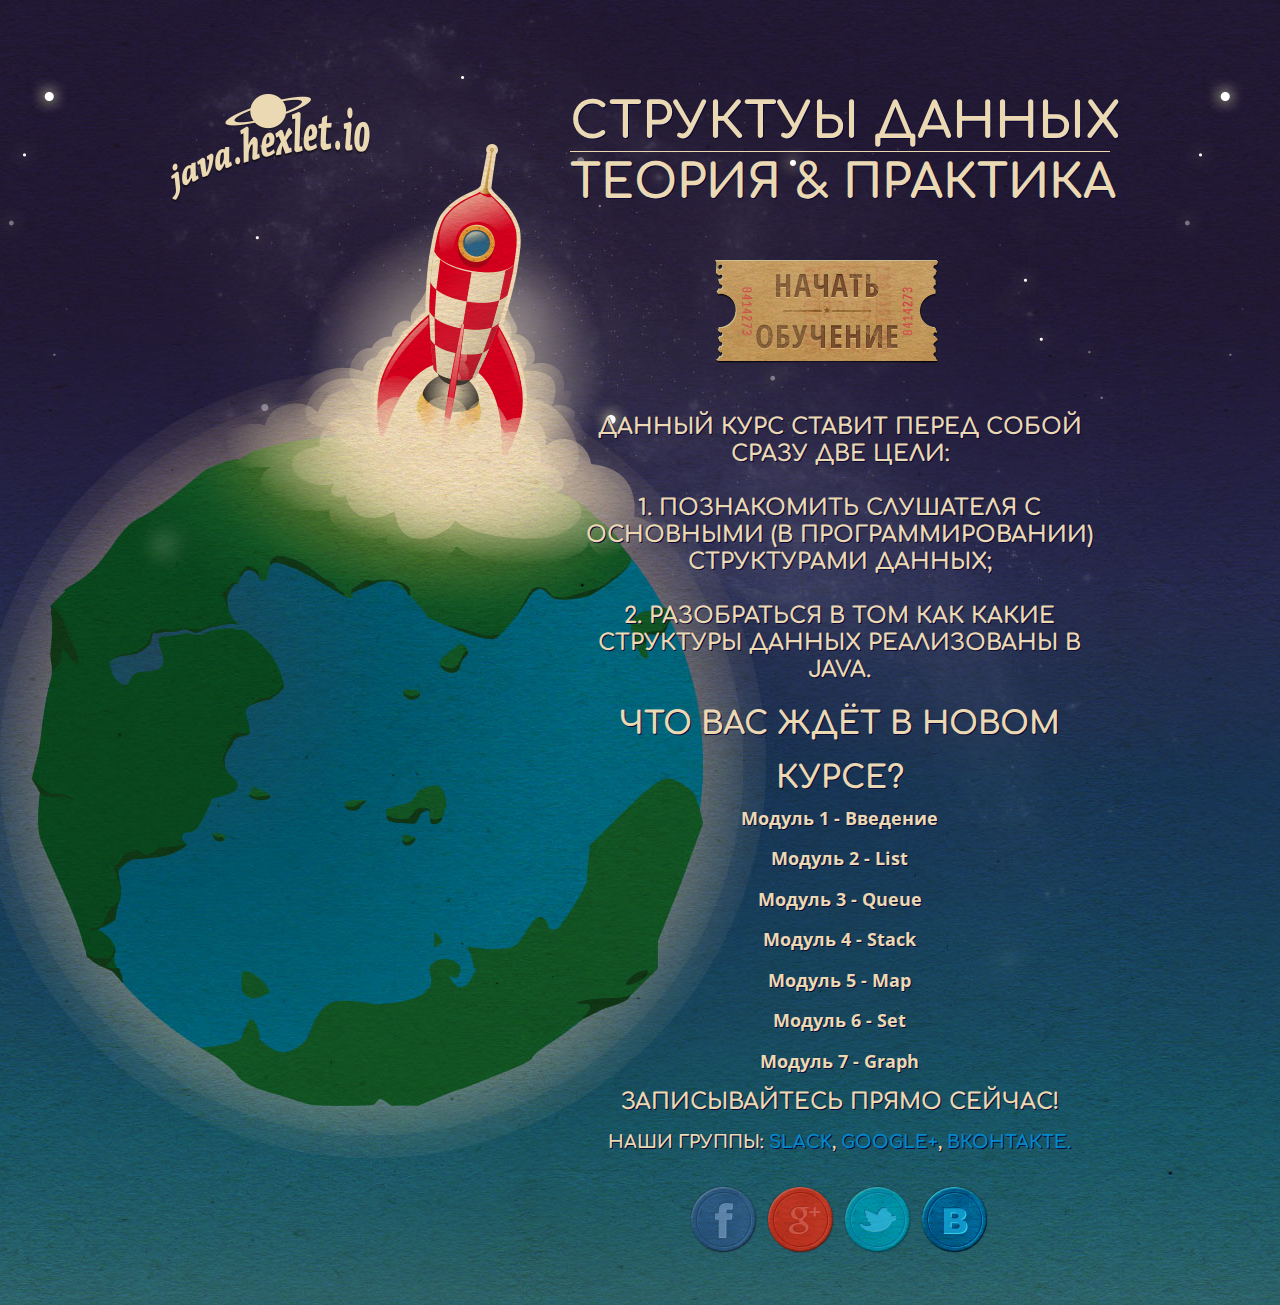
<file: collections_new/index.html>
<!DOCTYPE html>
<!--[if IE 8 ]> <html lang="en" class="ie8"> <![endif]-->
<!--[if IE 9 ]> <html lang="en" class="ie9"> <![endif]-->
<!--[if (gt IE 9)|!(IE)]><!--> <html lang="ru"> <!--<![endif]-->
<head>
  <meta charset="utf-8" />
  <meta content="IE=edge,chrome=1" http-equiv="X-UA-Compatible" />
  <title>Java.Hexlet.io - Встречайте новый курс!</title>
  <meta content="Java Hexlet Course" name="description" />
  <meta content="width=device-width" name="viewport" />
  <link href="favicon.ico" rel="shortcut icon" />
<link href="images/apple-touch-icon-144-precomposed.png" rel="apple-touch-icon-precomposed" sizes="144x144" />
<link href="images/apple-touch-icon-114-precomposed.png" rel="apple-touch-icon-precomposed" sizes="114x114" />
<link href="images/apple-touch-icon-72-precomposed.png" rel="apple-touch-icon-precomposed" sizes="72x72" />
<link href="images/apple-touch-icon-57-precomposed.png" rel="apple-touch-icon-precomposed" />
  <link href="stylesheets/bootstrap.css" media="screen" rel="stylesheet" type="text/css" />
  <link href="stylesheets/responsive.css" media="screen" rel="stylesheet" type="text/css" />
  <link href="stylesheets/font-awesome.css" media="screen" rel="stylesheet" type="text/css" />
  <link href="stylesheets/fonts-set1.css" media="screen" rel="stylesheet" type="text/css" />
  <link href="stylesheets/theme.css" media="screen" rel="stylesheet" type="text/css" />

  <script>
  (function(i,s,o,g,r,a,m){i['GoogleAnalyticsObject']=r;i[r]=i[r]||function(){
  (i[r].q=i[r].q||[]).push(arguments)},i[r].l=1*new Date();a=s.createElement(o),
  m=s.getElementsByTagName(o)[0];a.async=1;a.src=g;m.parentNode.insertBefore(a,m)
  })(window,document,'script','//www.google-analytics.com/analytics.js','ga');

  ga('create', 'UA-62650167-1', 'auto');
  ga('send', 'pageview');

</script>
<!-- Yandex.Metrika counter -->
<script type="text/javascript">
    (function (d, w, c) {
        (w[c] = w[c] || []).push(function() {
            try {
                w.yaCounter30097189 = new Ya.Metrika({
                    id:30097189,
                    clickmap:true,
                    trackLinks:true,
                    accurateTrackBounce:true,
                    webvisor:true,
                    trackHash:true
                });
            } catch(e) { }
        });

        var n = d.getElementsByTagName("script")[0],
            s = d.createElement("script"),
            f = function () { n.parentNode.insertBefore(s, n); };
        s.type = "text/javascript";
        s.async = true;
        s.src = "https://mc.yandex.ru/metrika/watch.js";

        if (w.opera == "[object Opera]") {
            d.addEventListener("DOMContentLoaded", f, false);
        } else { f(); }
    })(document, window, "yandex_metrika_callbacks");
</script>
<noscript><div><img src="https://mc.yandex.ru/watch/30097189" style="position:absolute; left:-9999px;" alt="" /></div></noscript>
<!-- /Yandex.Metrika counter -->
  <!--[if lt IE 9]>
    <script src="http://html5shim.googlecode.com/svn/trunk/html5.js"></script>
  <![endif]-->
</head>
<body>
	<!-- Google Tag Manager -->
<noscript><iframe src="//www.googletagmanager.com/ns.html?id=GTM-59R2ZS"
height="0" width="0" style="display:none;visibility:hidden"></iframe></noscript>
<script>(function(w,d,s,l,i){w[l]=w[l]||[];w[l].push({'gtm.start':
new Date().getTime(),event:'gtm.js'});var f=d.getElementsByTagName(s)[0],
j=d.createElement(s),dl=l!='dataLayer'?'&l='+l:'';j.async=true;j.src=
'//www.googletagmanager.com/gtm.js?id='+i+dl;f.parentNode.insertBefore(j,f);
})(window,document,'script','dataLayer','GTM-59R2ZS');</script>
<!-- End Google Tag Manager -->
  <div class="wrapper">
    <div class="container">
      <div class="row-fluid">
        <div class="span5">
          <div class="brand">
            <h1>
             <a href="http://java.hexlet.io"> <img alt="caelus" src="images/logo.png" /></a>
            </h1>
          </div>
        </div>
        <div class="span7">
          <div class="hero-unit">
            <h2 class="slab">
              <span class="slabtext">
                
              </span>
              <span class="slabtext">
                Структуы данных
              </span>
              <span class="slabtext">
               
              </span>
              <span class="slabtext slablight">
               
              </span>
            </h2>
            <h2 class="slab subtext">
              <span class="slabtext">
                 теория & практика
              </span>
            </h2>
            
          </div>
	           
			 <div class="signup">
					              
				 <a href="https://ru.hexlet.io/courses/collections"><img src="images/signup.png" onmouseover="this.src='images/signup_hover.png';"
onmouseout="this.src='images/signup.png';"></img></a>   
				
            </div>	
			               
               
        </div>
         
        </div>
        <div class="row-fluid">
          <div class="span5"></div>
          <div class="span7">
		  <h4 align="center"> 			
		  Данный курс ставит перед собой сразу две цели: </br></br> 1. Познакомить слушателя с основными (в программировании) структурами данных; </br></br>2. Разобраться в том как какие структуры данных реализованы в Java.
		  </h4>
            <h3>
              Что Вас ждёт в новом курсе?
            </h3>
            <p>
			Модуль 1 - Введение
			</p>
			 <p>
			Модуль 2 - List
			</p>
			 <p>
			Модуль 3 - Queue
			</p>
			<p>
			Модуль 4 - Stack
			</p>
			<p>
			Модуль 5 - Map
			</p>
			<p>
			Модуль 6 - Set
			</p>
			<p>
			Модуль 7 - Graph
			</p>
			<h4 align="center"> Записывайтесь прямо сейчас!
			</h4>
			<h5 align="center"> Наши группы:  <a href="http://slack-ru.hexlet.io/" target="_blank">Slack</a>, <a href="https://plus.google.com/communities/103002092207368562864" target="_blank">Google+</a>,  <a href="http://vk.com/java8" target="_blank">Вконтакте.</a> 
			</h4>
          </br> 
          </div>
		  
        </div>
        <div class="row-fluid">
          <div class="span5"></div>
          <div class="span7">
            <ul class="list-social">
              <li class="link-facebook">
                <a href="#" onclick="window.open('https://www.facebook.com/sharer/sharer.php?u='+encodeURIComponent(location.href), 
                        'facebook-share-dialog', 'width=626,height=436'); return false;">fb</a>
              </li>
              <li class="link-google">
                <a href="#" onclick="window.open('https://plus.google.com/share?url='+encodeURIComponent(location.href), 
                        'google', 'width=626,height=436'); return false;">
                  google
                </a>
              </li>
              <li class="link-twitter">
                <a href="#" onclick="window.open('http://twitter.com/intent/tweet?text='+document.title+'%20'+window.location.href+window.location.hash,'twitter', 'width=626,height=436'); return false;">
                  twitter
                </a>
              </li>
              <li class="link-linkedin">
                <a href="#" onclick="window.open('http://vkontakte.ru/share.php?url='+encodeURIComponent(location.href), 
                        'вконтакте', 'width=626,height=436'); return false;">
                  linkedin
                </a>
              </li>
              </ul>
          </div>
        </div>
      </div>
    </div>
    <div class="bg-1"></div>
    <div class="bg-2"></div>
    <div class="bg-3"></div>
    <div class="bg-4"></div>
    <div class="bg-5"></div>
    <div class="bg-6"></div>
  </div>
  <script src="javascripts/jquery.1.8.3.min.js" type="text/javascript"></script>
  <script src="javascripts/bootstrap.js" type="text/javascript"></script>
  <script src="javascripts/jquery.slabtext.min.js" type="text/javascript"></script>
  <script src="javascripts/countdown.jquery.js" type="text/javascript"></script>
  <script src="javascripts/jquery.parallax-0.2-min.js" type="text/javascript"></script>
  <script src="javascripts/jquery.placeholder.min.js" type="text/javascript"></script>
  <script src="javascripts/script.js" type="text/javascript"></script>
<script type="text/javascript">
if (typeof gaJsHost == 'undefined') {
  var gaJsHost = (("https:" == document.location.protocol) ? "https://ssl." : "http://www.");
  document.write(unescape("%3Cscript src='" + gaJsHost + "google-analytics.com/ga.js' type='text/javascript'%3E%3C/script%3E"));
}
</script>
</body>
</file>
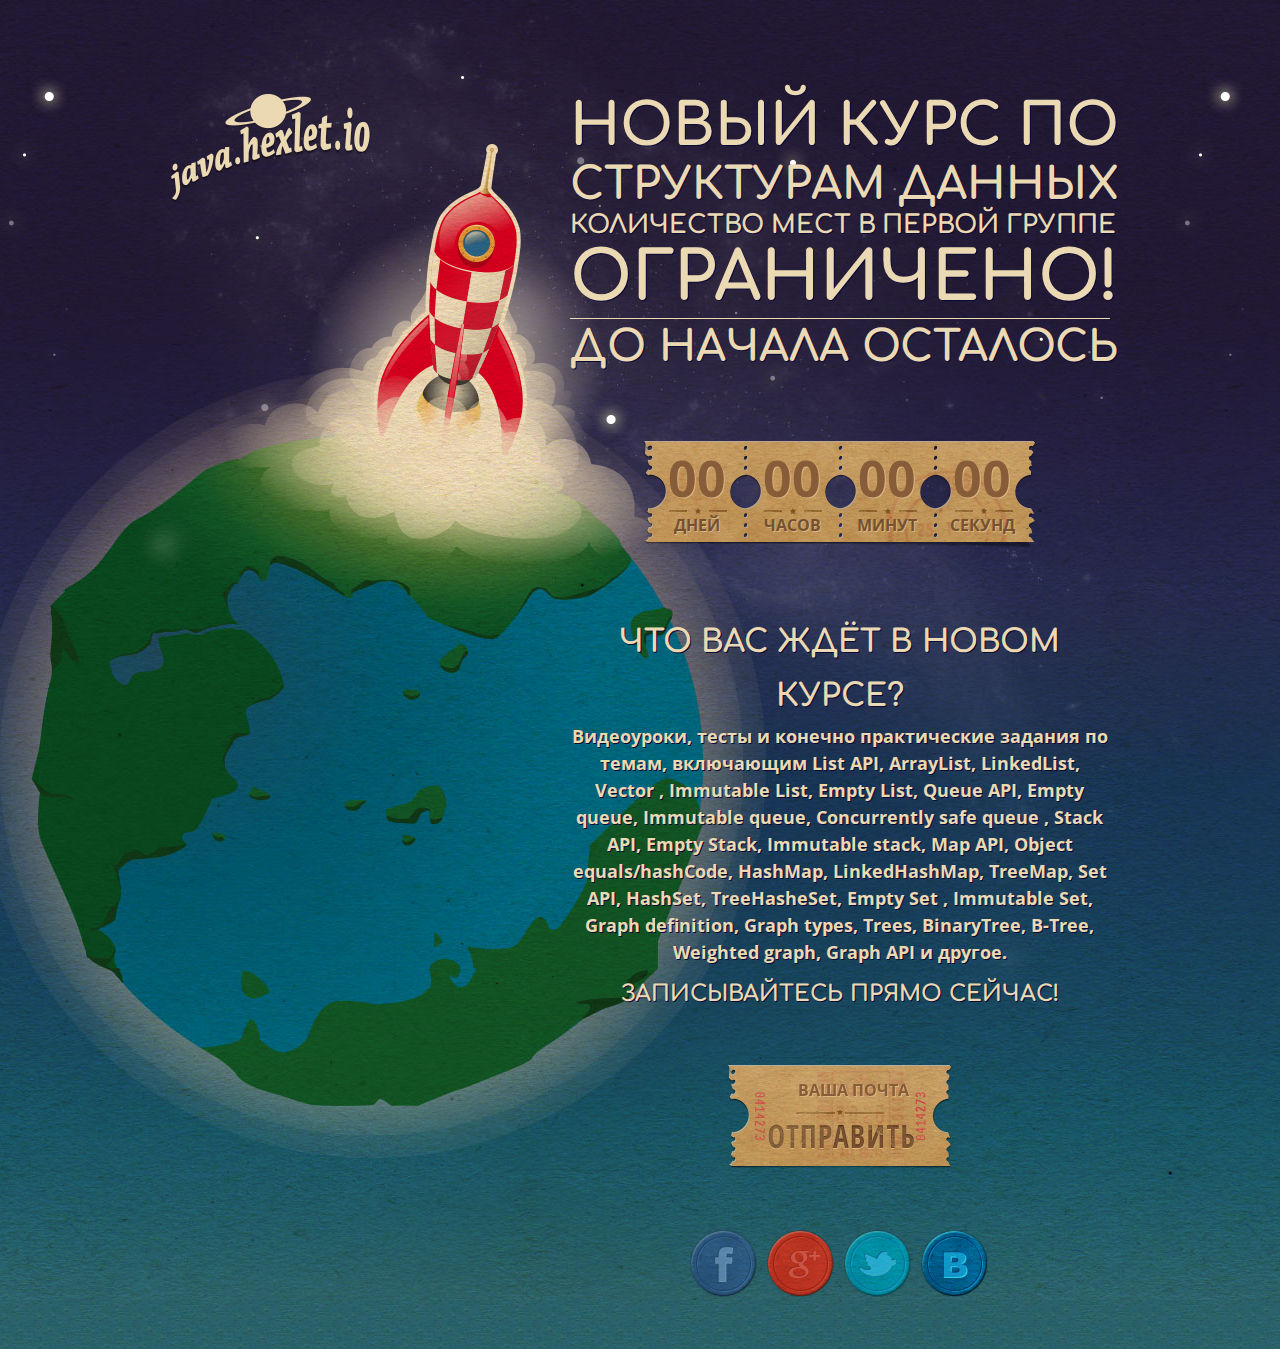
<file: collections_old/index.html>
<!DOCTYPE html>
<!--[if IE 8 ]> <html lang="en" class="ie8"> <![endif]-->
<!--[if IE 9 ]> <html lang="en" class="ie9"> <![endif]-->
<!--[if (gt IE 9)|!(IE)]><!--> <html lang="ru"> <!--<![endif]-->
<head>
  <meta charset="utf-8" />
  <meta content="IE=edge,chrome=1" http-equiv="X-UA-Compatible" />
  <title>Java.Hexlet.io - Встречайте новый курс!</title>
  <meta content="Java Hexlet Course" name="description" />
  <meta content="width=device-width" name="viewport" />
  <link href="favicon.ico" rel="shortcut icon" />
<link href="images/apple-touch-icon-144-precomposed.png" rel="apple-touch-icon-precomposed" sizes="144x144" />
<link href="images/apple-touch-icon-114-precomposed.png" rel="apple-touch-icon-precomposed" sizes="114x114" />
<link href="images/apple-touch-icon-72-precomposed.png" rel="apple-touch-icon-precomposed" sizes="72x72" />
<link href="images/apple-touch-icon-57-precomposed.png" rel="apple-touch-icon-precomposed" />
  <link href="stylesheets/bootstrap.css" media="screen" rel="stylesheet" type="text/css" />
  <link href="stylesheets/responsive.css" media="screen" rel="stylesheet" type="text/css" />
  <link href="stylesheets/font-awesome.css" media="screen" rel="stylesheet" type="text/css" />
  <link href="stylesheets/fonts-set1.css" media="screen" rel="stylesheet" type="text/css" />
  <link href="stylesheets/theme.css" media="screen" rel="stylesheet" type="text/css" />

  <script>
  (function(i,s,o,g,r,a,m){i['GoogleAnalyticsObject']=r;i[r]=i[r]||function(){
  (i[r].q=i[r].q||[]).push(arguments)},i[r].l=1*new Date();a=s.createElement(o),
  m=s.getElementsByTagName(o)[0];a.async=1;a.src=g;m.parentNode.insertBefore(a,m)
  })(window,document,'script','//www.google-analytics.com/analytics.js','ga');

  ga('create', 'UA-62650167-1', 'auto');
  ga('send', 'pageview');

</script>
<!-- Yandex.Metrika counter -->
<script type="text/javascript">
    (function (d, w, c) {
        (w[c] = w[c] || []).push(function() {
            try {
                w.yaCounter30097189 = new Ya.Metrika({
                    id:30097189,
                    clickmap:true,
                    trackLinks:true,
                    accurateTrackBounce:true,
                    webvisor:true,
                    trackHash:true
                });
            } catch(e) { }
        });

        var n = d.getElementsByTagName("script")[0],
            s = d.createElement("script"),
            f = function () { n.parentNode.insertBefore(s, n); };
        s.type = "text/javascript";
        s.async = true;
        s.src = "https://mc.yandex.ru/metrika/watch.js";

        if (w.opera == "[object Opera]") {
            d.addEventListener("DOMContentLoaded", f, false);
        } else { f(); }
    })(document, window, "yandex_metrika_callbacks");
</script>
<noscript><div><img src="https://mc.yandex.ru/watch/30097189" style="position:absolute; left:-9999px;" alt="" /></div></noscript>
<!-- /Yandex.Metrika counter -->
  <!--[if lt IE 9]>
    <script src="http://html5shim.googlecode.com/svn/trunk/html5.js"></script>
  <![endif]-->
</head>
<body>
	<!-- Google Tag Manager -->
<noscript><iframe src="//www.googletagmanager.com/ns.html?id=GTM-59R2ZS"
height="0" width="0" style="display:none;visibility:hidden"></iframe></noscript>
<script>(function(w,d,s,l,i){w[l]=w[l]||[];w[l].push({'gtm.start':
new Date().getTime(),event:'gtm.js'});var f=d.getElementsByTagName(s)[0],
j=d.createElement(s),dl=l!='dataLayer'?'&l='+l:'';j.async=true;j.src=
'//www.googletagmanager.com/gtm.js?id='+i+dl;f.parentNode.insertBefore(j,f);
})(window,document,'script','dataLayer','GTM-59R2ZS');</script>
<!-- End Google Tag Manager -->
  <div class="wrapper">
    <div class="container">
      <div class="row-fluid">
        <div class="span5">
          <div class="brand">
            <h1>
             <a href="http://java.hexlet.io"> <img alt="caelus" src="images/logo.png" /></a>
            </h1>
          </div>
        </div>
        <div class="span7">
          <div class="hero-unit">
            <h2 class="slab">
              <span class="slabtext">
                 новый курс по    
              </span>
              <span class="slabtext">
                Структурам данных
              </span>
              <span class="slabtext">
               количество мест в первой группе
              </span>
              <span class="slabtext slablight">
                ограничено!
              </span>
            </h2>
            <h2 class="slab subtext">
              <span class="slabtext">
                 до начала осталось
              </span>
            </h2>
          </div>
        </div>
        <div class="row-fluid">
          <div class="span7 offset5 tonooffeset">
            <ul class="countdown-unit">
              <li>
                <span class="days">00</span>
                <p class="timeRef">дней</p>
              </li>
              <li>
                <span class="hours">00</span>
                <p class="timeRef">часов</p>
              </li>
              <li>
                <span class="minutes">00</span>
                <p class="timeRef">минут</p>
              </li>
              <li>
                <span class="seconds">00</span>
                <p class="timeRef">секунд</p>
              </li>
            </ul>
          </div>
        </div>
        <div class="row-fluid">
          <div class="span5"></div>
          <div class="span7">
            <h3>
              Что Вас ждёт в новом курсе?
            </h3>
            <p>
             Видеоуроки, тесты и конечно практические задания по темам, включающим List API, ArrayList, LinkedList, Vector
, Immutable List, Empty List, Queue API, Empty queue, Immutable queue, Concurrently safe queue
, Stack API, Empty Stack, Immutable stack, Map API, Object equals/hashCode, HashMap, LinkedHashMap, TreeMap, Set API, HashSet, TreeHasheSet, Empty Set
, Immutable Set, Graph definition, Graph types, Trees, BinaryTree, B-Tree, Weighted graph, Graph API и другое.
			 </p>
			 
			<h4 align="center"> Записывайтесь прямо сейчас! </h4>


            
            <!-- add a class to the .signup div when clicking the submit button. Eiher .signup-success or .signup-error -->
            <div class="signup">
              <div class="signup-inner">
                <form>
                  <input id="email-signup" placeholder="       Ваша почта" type="email" />
                  <button class="btn signup-button" type="submit">Submit</button>
                </form>
                <div class="response">
                  <p class="email"></p>
                  <p class="status"></p>
                </div>
              </div>
            </div>
          </div>
        </div>
        <div class="row-fluid">
          <div class="span5"></div>
          <div class="span7">
            <ul class="list-social">
              <li class="link-facebook">
                <a href="#" onclick="window.open('https://www.facebook.com/sharer/sharer.php?u='+encodeURIComponent(location.href), 
                        'facebook-share-dialog', 'width=626,height=436'); return false;">fb</a>
              </li>
              <li class="link-google">
                <a href="#" onclick="window.open('https://plus.google.com/share?url='+encodeURIComponent(location.href), 
                        'google', 'width=626,height=436'); return false;">
                  google
                </a>
              </li>
              <li class="link-twitter">
                <a href="#" onclick="window.open('http://twitter.com/intent/tweet?text='+document.title+'%20'+window.location.href+window.location.hash,'twitter', 'width=626,height=436'); return false;">
                  twitter
                </a>
              </li>
              <li class="link-linkedin">
                <a href="#" onclick="window.open('http://vkontakte.ru/share.php?url='+encodeURIComponent(location.href), 
                        'вконтакте', 'width=626,height=436'); return false;">
                  linkedin
                </a>
              </li>
              </ul>
          </div>
        </div>
      </div>
    </div>
    <div class="bg-1"></div>
    <div class="bg-2"></div>
    <div class="bg-3"></div>
    <div class="bg-4"></div>
    <div class="bg-5"></div>
    <div class="bg-6"></div>
  </div>
  <script src="javascripts/jquery.1.8.3.min.js" type="text/javascript"></script>
  <script src="javascripts/bootstrap.js" type="text/javascript"></script>
  <script src="javascripts/jquery.slabtext.min.js" type="text/javascript"></script>
  <script src="javascripts/countdown.jquery.js" type="text/javascript"></script>
  <script src="javascripts/jquery.parallax-0.2-min.js" type="text/javascript"></script>
  <script src="javascripts/jquery.placeholder.min.js" type="text/javascript"></script>
  <script src="javascripts/script.js" type="text/javascript"></script>
<script type="text/javascript">
if (typeof gaJsHost == 'undefined') {
  var gaJsHost = (("https:" == document.location.protocol) ? "https://ssl." : "http://www.");
  document.write(unescape("%3Cscript src='" + gaJsHost + "google-analytics.com/ga.js' type='text/javascript'%3E%3C/script%3E"));
}
</script>
<script type="text/javascript">
try {
var pageTracker = _gat._getTracker("#########");
pageTracker._trackPageview();
} catch(err) {}</script>
</body>
</file>
<file: css/style.css>
@import url(http://fonts.googleapis.com/css?family=Play:100,300,400,700,900,100italic,300italic,400italic,700italic,900italic);
@import url(http://fonts.googleapis.com/css?family=Noto+Sans:300italic,400italic,600italic,700italic,800italic,700,300,600,800,400);

body, html{
	font-family: 'Play', sans-serif;
	text-rendering: optimizeLegibility !important;
	-webkit-font-smoothing: antialiased !important;
	color: #5a5a5a;
}

h1{
	text-transform: uppercase;
}
h1 strong{
	font-weight: 900;
}
h2{
	text-transform: uppercase;
	line-height: 25px;
	margin:  0;
}
h3{
font-size: 18px;
font-weight: 900;
}
h4{
	text-transform: uppercase;
}
h5{
	text-transform: uppercase;
	font-weight: 700;
	line-height: 20px;
}
p{
	font-family: 'Noto Sans', sans-serif;
}
p.intro{
	font-size: 16px;
	margin: 12px 0 0;
	line-height: 24px;
	font-family: 'Noto Sans', sans-serif;
}
a{ color: #FCAC45;}
a:hover,
a:focus{
	text-decoration: none;
	color: #FCAC45;
}

.section-title hr{
	border-color: #fcac45;
	border-width: 4px;
	width: 60px;
	float: left;
	clear: both;
}
.clearfix:after {
     visibility: hidden;
     display: block;
     font-size: 0;
     content: " ";
     clear: both;
     height: 0;
     }
.clearfix { display: inline-block; }
* html .clearfix { height: 1%; }
.clearfix { display: block; }
ul, ol{
	padding: 0;
	webkit-padding: 0;
	moz-padding: 0;
}
/* Navigation */
#tf-menu {
	padding: 20px;
	transition: all 0.8s;
}
#tf-menu.navbar-default {
	background-color: rgba(248, 248, 248, 0);
	border-color: rgba(231, 231, 231, 0);
}
#tf-menu a.navbar-brand {
/* text-transform: uppercase; */
font-size: 22px;
color: #fff;
font-weight: 900;
}

#tf-menu.navbar-default .navbar-nav > li > a {
	text-transform: uppercase;
	color: #FFF;
	font-size: 12px;
	letter-spacing: 1px;
}
.on {
	background-color: #183152 !important;
	padding: 0 !important;
}
.navbar-default .navbar-nav > .active > a, 
.navbar-default .navbar-nav > .active > a:hover, 
.navbar-default .navbar-nav > .active > a:focus {
	color: #FCAC45 !important;
	background-color: transparent;
	font-weight: 700;
}

.navbar-toggle {
	border-radius: 0;
	}
.navbar-default .navbar-toggle:hover, 
.navbar-default .navbar-toggle:focus {
	background-color: #FCAC45;
	border-color: #FCAC45;
	}
.navbar-default .navbar-toggle:hover>.icon-bar {
	background-color: #FFF;
	}
/* Home Style */
#tf-home{
	background: url(../img/01.jpg);
	background-size: cover;
	background-position: center;
	background-attachment: fixed;
	background-repeat: no-repeat;
	color: #cfcfcf;
}

#tf-home .overlay{
/* 	background: -moz-linear-gradient(top,  rgba(0,0,0,0.8) 0%, rgba(0,0,0,0.73) 17%, rgba(0,0,0,0.66) 35%, rgba(0,0,0,0.55) 62%, rgba(0,0,0,0.4) 100%); /* FF3.6+ */
/* 	background: -webkit-gradient(linear, left top, left bottom, color-stop(0%,rgba(0,0,0,0.8)), color-stop(17%,rgba(0,0,0,0.73)), color-stop(35%,rgba(0,0,0,0.66)), color-stop(62%,rgba(0,0,0,0.55)), color-stop(100%,rgba(0,0,0,0.4))); /* Chrome,Safari4+ */
/* 	background: -webkit-linear-gradient(top,  rgba(0,0,0,0.8) 0%,rgba(0,0,0,0.73) 17%,rgba(0,0,0,0.66) 35%,rgba(0,0,0,0.55) 62%,rgba(0,0,0,0.4) 100%); /* Chrome10+,Safari5.1+ */
/* 	background: -o-linear-gradient(top,  rgba(0,0,0,0.8) 0%,rgba(0,0,0,0.73) 17%,rgba(0,0,0,0.66) 35%,rgba(0,0,0,0.55) 62%,rgba(0,0,0,0.4) 100%); /* Opera 11.10+ */
/* 	background: -ms-linear-gradient(top,  rgba(0,0,0,0.8) 0%,rgba(0,0,0,0.73) 17%,rgba(0,0,0,0.66) 35%,rgba(0,0,0,0.55) 62%,rgba(0,0,0,0.4) 100%); /* IE10+ */
/* 	background: linear-gradient(to bottom,  rgba(0,0,0,0.8) 0%,rgba(0,0,0,0.73) 17%,rgba(0,0,0,0.66) 35%,rgba(0,0,0,0.55) 62%,rgba(0,0,0,0.4) 100%); /* W3C */
/* 	filter: progid:DXImageTransform.Microsoft.gradient( startColorstr='#cc000000', endColorstr='#66000000',GradientType=0 ); /* IE6-9 */
 	height: 700px;
/*	background-attachment: fixed;*/
}


#tf-home p.lead{
	color: #e3e3e3;
}

.rock {
  position: relative;
  padding: 5% 70% 0 0;
}
.content{
	position: relative;
	padding: 0 0 0;
}

.color{
	color: #fcac45;
}

a.fa.fa-angle-down {
	padding: 10px 15px;
	color: #fff;
	border: 2px solid #b4b4b4;
	border-radius: 50%;
	font-size: 24px;
	margin-top: 50px;
	transition: all 0.5s;
}
a.fa.fa-angle-down:hover{
	background: #fcac45;
	color: #ffffff;
	border: 2px solid #fcac45;
}
/* About Section */
#tf-about{
	padding: 80px 0;
}
ul.about-list{ margin: 30px 0 0 ;}
ul.about-list li{
	display: block;
	font-size: 16px;
	line-height: 30px;
	font-family: 'Noto Sans', sans-serif;
}
ul.about-list li span{ 
	margin-right: 10px;
}

/* Team Section */
#tf-team{
	background: url(../img/02.jpg);
	background-size: cover;
	background-position: center;
	background-attachment: fixed;
	background-repeat: no-repeat;
	color: #ffffff;
}
#tf-team .overlay{
/*
	background: -moz-linear-gradient(top,  rgba(0,0,0,0.8) 0%, rgba(0,0,0,0.73) 17%, rgba(0,0,0,0.66) 35%, rgba(0,0,0,0.55) 62%, rgba(0,0,0,0.4) 100%); /* FF3.6+ */
/*	background: -webkit-gradient(linear, left top, left bottom, color-stop(0%,rgba(0,0,0,0.8)), color-stop(17%,rgba(0,0,0,0.73)), color-stop(35%,rgba(0,0,0,0.66)), color-stop(62%,rgba(0,0,0,0.55)), color-stop(100%,rgba(0,0,0,0.4))); /* Chrome,Safari4+ */
/*	background: -webkit-linear-gradient(top,  rgba(0,0,0,0.8) 0%,rgba(0,0,0,0.73) 17%,rgba(0,0,0,0.66) 35%,rgba(0,0,0,0.55) 62%,rgba(0,0,0,0.4) 100%); /* Chrome10+,Safari5.1+ */
/*	background: -o-linear-gradient(top,  rgba(0,0,0,0.8) 0%,rgba(0,0,0,0.73) 17%,rgba(0,0,0,0.66) 35%,rgba(0,0,0,0.55) 62%,rgba(0,0,0,0.4) 100%); /* Opera 11.10+ */
/*	background: -ms-linear-gradient(top,  rgba(0,0,0,0.8) 0%,rgba(0,0,0,0.73) 17%,rgba(0,0,0,0.66) 35%,rgba(0,0,0,0.55) 62%,rgba(0,0,0,0.4) 100%); /* IE10+ */
/*	background: linear-gradient(to bottom,  rgba(0,0,0,0.8) 0%,rgba(0,0,0,0.73) 17%,rgba(0,0,0,0.66) 35%,rgba(0,0,0,0.55) 62%,rgba(0,0,0,0.4) 100%); /* W3C */
/*	filter: progid:DXImageTransform.Microsoft.gradient( startColorstr='#cc000000', endColorstr='#66000000',GradientType=0 ); /* IE6-9 */
	height: auto;
	background-attachment: fixed;
	padding: 80px 0;
}
.section-title.center{
	padding: 30px 0;
}
.section-title h2,
.section-title.center h2{
	font-weight: 300;
}
.section-title.center .line{
	border-top: 4px solid #fcac45;
	height: 10px;
	width: 60px;
	text-align: center;
	margin: 0 auto;
	margin-top: 20px;
}

.section-title.center hr {
	border-top: 4px solid rgba(252, 172, 69, 0.34);
	width: 40px;
	text-align: center;
	margin-top: 10px;
	position: relative;
	left: 17%;
}
#team{ margin: 0 auto}
#team .item{
    padding: 0;
    margin: 15px;
    color: #FFF;
    text-align: center;
}

img.img-circle.team-img {
	width: 120px;
	height: 120px;
	border: 4px solid transparent;
	transition: all 0.5s;
}
#tf-team .item .thumbnail:hover>img.img-circle.team-img{
	border: 4px solid #FCAC45;
}
#tf-team .thumbnail {
	background: transparent;
	border: 0;
}

#tf-team .thumbnail .caption {
	padding: 9px;
	color: #F2F2F2;
}

.owl-theme .owl-controls .owl-page span {
	display: block;
	width: 10px;
	height: 10px;
	margin: 5px 7px;
	filter: Alpha(Opacity=1);
	opacity: 1;
	-webkit-border-radius: 0;
	-moz-border-radius: 20px;
	border-radius: 0;
	background: #FFFFFF;
	transition: all 0.5s;
}

.owl-theme .owl-controls .owl-page.active span, 
.owl-theme .owl-controls.clickable .owl-page:hover span {
	filter: Alpha(Opacity=100);
	opacity: 1;
	background: #FCAC45;
}
.owl-theme .owl-controls .owl-page.active span{
	background: #FCAC45;
}

/* Services Section */
#tf-services{
	padding: 80px 0;
}

.space{
	margin-top: 40px;
}

#tf-services i.fa {
	font-size: 40px;
	border: 4px solid #FCAC45;
	width: 100px;
	height: 100px;
	padding: 27px 25px;
	margin-bottom: 10px;
	border-radius: 50%;
	transition: all 0.5s;
}

#tf-services i.fa.fa-mobile{
	font-size: 50px;
	padding: 20px 25px;
}

#tf-services .service:hover>i.fa{
	background: #FCAC45;
	color: #ffffff;
}

/* Clients Section */
#tf-clients{
	background: url(../img/03.jpg);
	background-size: cover;
	background-position: center;
	background-attachment: fixed;
	background-repeat: no-repeat;
	color: #ffffff;
}

#tf-clients .overlay{
	background: -moz-linear-gradient(top,  rgba(0,0,0,0.8) 0%, rgba(0,0,0,0.73) 17%, rgba(0,0,0,0.66) 35%, rgba(0,0,0,0.55) 62%, rgba(0,0,0,0.4) 100%); /* FF3.6+ */
	background: -webkit-gradient(linear, left top, left bottom, color-stop(0%,rgba(0,0,0,0.8)), color-stop(17%,rgba(0,0,0,0.73)), color-stop(35%,rgba(0,0,0,0.66)), color-stop(62%,rgba(0,0,0,0.55)), color-stop(100%,rgba(0,0,0,0.4))); /* Chrome,Safari4+ */
	background: -webkit-linear-gradient(top,  rgba(0,0,0,0.8) 0%,rgba(0,0,0,0.73) 17%,rgba(0,0,0,0.66) 35%,rgba(0,0,0,0.55) 62%,rgba(0,0,0,0.4) 100%); /* Chrome10+,Safari5.1+ */
	background: -o-linear-gradient(top,  rgba(0,0,0,0.8) 0%,rgba(0,0,0,0.73) 17%,rgba(0,0,0,0.66) 35%,rgba(0,0,0,0.55) 62%,rgba(0,0,0,0.4) 100%); /* Opera 11.10+ */
	background: -ms-linear-gradient(top,  rgba(0,0,0,0.8) 0%,rgba(0,0,0,0.73) 17%,rgba(0,0,0,0.66) 35%,rgba(0,0,0,0.55) 62%,rgba(0,0,0,0.4) 100%); /* IE10+ */
	background: linear-gradient(to bottom,  rgba(0,0,0,0.8) 0%,rgba(0,0,0,0.73) 17%,rgba(0,0,0,0.66) 35%,rgba(0,0,0,0.55) 62%,rgba(0,0,0,0.4) 100%); /* W3C */
	filter: progid:DXImageTransform.Microsoft.gradient( startColorstr='#cc000000', endColorstr='#66000000',GradientType=0 ); /* IE6-9 */
	*/padding: 80px 0;
	background-attachment: fixed;
}

#clients .item{
    padding: 0;
    margin: 35px;
    color: #FFF;
    text-align: center;
}
/* Gallery Section 
==============================*/
#tf-works{
	padding: 80px 0;
}
.categories{ 
	padding: 10px 0;
}
ul.cat li{
	display: inline-block;
}
#tf-works li.pull-right {
	margin-top: 10px;
}
ol.type li{
	display: inline-block;
	margin-left: 20px;
}
ol.type li:after{
	content: ' | ';
	margin-left: 20px;
}
ol.type li:last-child:after { content: ''; }
ol.type li a{ color: #222222}
ol.type li a.active { font-weight: 700; }
.isotope-item { z-index: 2 }
.isotope-hidden.isotope-item { z-index: 1 }
.isotope,
.isotope .isotope-item {
    /* change duration value to whatever you like */
    -webkit-transition-duration: 0.8s;
    -moz-transition-duration: 0.8s;
    transition-duration: 0.8s;
}
.isotope-item {
    margin-right: -1px;
    -webkit-backface-visibility: hidden;
    backface-visibility: hidden;
}
.isotope {
    -webkit-backface-visibility: hidden;
    backface-visibility: hidden;
    -webkit-transition-property: height, width;
    -moz-transition-property: height, width;
    transition-property: height, width;
}
.isotope .isotope-item {
    -webkit-backface-visibility: hidden;
    backface-visibility: hidden;
    -webkit-transition-property: -webkit-transform, opacity;
    -moz-transition-property: -moz-transform, opacity;
    transition-property: transform, opacity;
}
.portfolio-item{
	margin-bottom: 30px;
}
.portfolio-item .hover-bg{
	height: 200px;
	overflow: hidden;
	position: relative;
}

.hover-bg .hover-text {
	position: absolute;
	text-align: center;
	margin: 0 auto;
	color: #ffffff;
	background: rgba(0, 0, 0, 0.66);
	padding: 25% 0;
	height: 100%;
	width: 100%;
	opacity: 0;
    transition: all 0.5s;
}
.hover-bg .hover-text>h4{
	opacity: 0;
	-webkit-transform: translateY(100%);
            transform: translateY(100%);
            transition: all 0.3s;
}
.hover-bg:hover .hover-text>h4{
	opacity: 1;
    -webkit-backface-visibility:hidden;
    -webkit-transform: translateY(0);
            transform: translateY(0);
}
.hover-bg .hover-text>i{
	opacity: 0;
	-webkit-transform: translateY(0);
            transform: translateY(0);
            transition: all 0.3s;
}
.hover-bg:hover .hover-text>i{
	opacity: 1;
    -webkit-backface-visibility:hidden;
   -webkit-transform: translateY(100%);
            transform: translateY(100%);
}
.hover-bg:hover .hover-text{
	opacity: 1;
}
#tf-works i.fa {
	height: 30px;
	width: 30px;
	border: 1px solid #FCAC45;
	font-size: 20px;
	padding: 5px;
	border-radius: 50%;
	color: #FCAC45;
}
/* Testimonials Section */
#tf-testimonials{
	background: url(../img/03.jpg);
	background-size: cover;
	background-position: center;
	background-attachment: fixed;
	background-repeat: no-repeat;
	color: #ffffff;
}

#tf-testimonials .overlay{
/*	background: -moz-linear-gradient(top,  rgba(0,0,0,0.8) 0%, rgba(0,0,0,0.73) 17%, rgba(0,0,0,0.66) 35%, rgba(0,0,0,0.55) 62%, rgba(0,0,0,0.4) 100%); /* FF3.6+ */
/*	background: -webkit-gradient(linear, left top, left bottom, color-stop(0%,rgba(0,0,0,0.8)), color-stop(17%,rgba(0,0,0,0.73)), color-stop(35%,rgba(0,0,0,0.66)), color-stop(62%,rgba(0,0,0,0.55)), color-stop(100%,rgba(0,0,0,0.4))); /* Chrome,Safari4+ */
/*	background: -webkit-linear-gradient(top,  rgba(0,0,0,0.8) 0%,rgba(0,0,0,0.73) 17%,rgba(0,0,0,0.66) 35%,rgba(0,0,0,0.55) 62%,rgba(0,0,0,0.4) 100%); /* Chrome10+,Safari5.1+ */
/*	background: -o-linear-gradient(top,  rgba(0,0,0,0.8) 0%,rgba(0,0,0,0.73) 17%,rgba(0,0,0,0.66) 35%,rgba(0,0,0,0.55) 62%,rgba(0,0,0,0.4) 100%); /* Opera 11.10+ */
/*	background: -ms-linear-gradient(top,  rgba(0,0,0,0.8) 0%,rgba(0,0,0,0.73) 17%,rgba(0,0,0,0.66) 35%,rgba(0,0,0,0.55) 62%,rgba(0,0,0,0.4) 100%); /* IE10+ */
/*	background: linear-gradient(to bottom,  rgba(0,0,0,0.8) 0%,rgba(0,0,0,0.73) 17%,rgba(0,0,0,0.66) 35%,rgba(0,0,0,0.55) 62%,rgba(0,0,0,0.4) 100%); /* W3C */
/*	filter: progid:DXImageTransform.Microsoft.gradient( startColorstr='#cc000000', endColorstr='#66000000',GradientType=0 ); /* IE6-9 */
	padding: 80px 0;
	background-attachment: fixed;
}
#testimonial {
	padding: 30px 0;
}
#testimonial .item{
    display: block;
    width: 100%;
    height: auto;
}

#testimonial .item p {
	font-weight: 400;
	margin: 30px 0;
	color: #d1d1d1;
}
/* Contact Section */
#tf-contact{
	padding: 80px 0;
}

label {
	float: left;
	font-size: 12px;
	font-weight: 400;
	font-family: 'Noto Sans', sans-serif;
}
#tf-contact .form-control {
	display: block;
	width: 100%;
	padding: 6px 12px;
	font-size: 14px;
	line-height: 1.42857143;
	color: #555;
	background-color: #fff;
	background-image: none;
	border: 1px solid #ccc;
	border-radius: 2px;
	-webkit-box-shadow: none;
	box-shadow: none;
	-webkit-transition: none;
	-o-transition: none;
	transition: none;
}

#tf-contact .form-control:focus {
	border-color: inherit;
	outline: 0;
	-webkit-box-shadow: transparent;
	box-shadow: transparent;
}

button.btn.tf-btn.btn-default {
	float: right;
	background: #FCAC45;
	border: 0;
	border-radius: 0;
	padding: 10px 40px;
	color: #ffffff;
	text-transform: uppercase;
}

.btn:active, .btn.active {
	background-image: none;
	outline: 0;
	-webkit-box-shadow: none;
	box-shadow: none;
}

.btn:focus, 
.btn:active:focus, 
.btn.active:focus, 
.btn.focus, 
.btn:active.focus, 
.btn.active.focus {
	outline: thin dotted;
	outline: none;
	outline-offset: none;
}

.g-recaptcha {

width: 194px;

border-radius: 4px;
border-right: 1px solid #d8d8d8;
overflow: hidden;
margin-bottom: 15px;
}
/* Footer */
nav#footer{
	background: #183152;
	color: #ffffff;
	padding: 20px 0 15px 0;
}
nav#footer .fnav{ vertical-align: middle;}
ul.footer-social li{
	display: inline-block;
	margin-right: 10px;
}
nav#footer p{
	font-size: 12px;
	margin-top: 10px;
}
#footer i.fa {
	height: 30px;
	width: 30px;
	border: 2px solid #8c8c8c;
	font-size: 20px;
	padding: 4px 5px;
	border-radius: 50%;
	color: #8c8c8c;
	transition: all 0.5s;
}
#footer i.fa:hover{
	background: #FCAC45;
	border-color: #FCAC45;
	color: #ffffff;
}
.fa-vk {

	padding: 3px 2px !important;
}
.color-blink-text {
font-weight: 800;
-webkit-animation: color-blink-text 1s step-start infinite;
animation: color-blink-text 1s step-start infinite
}
@-webkit-keyframes color-blink-text {
0% { color: #FFFFFF }
25% { color: #FCAC45 }
100% { color: #FFFFFF }
}
@keyframes color-blink-text {
0% { color: #FFFFFF }
25% { color: #FCAC45 }
100% { color: #FFFFFF }
}
</file>
<file: css/responsive.css>
@media (max-width: 768px){
  .content {
	padding: 0 0 0;
	}
}

@media (max-width: 603px){
#tf-menu.navbar-default {
	background-color: rgba(0, 0, 0, 0.79);
	}
#tf-works li.pull-right, #tf-works li.pull-left {
    margin-top: 10px;
    float: none !important;
    text-align: center;
    display: block;
}
label{
    float: none !important
}
.pull-left.fnav,
.pull-right.fnav {
    float: none !important;
    text-align: center;
}

.hover-bg .hover-text {
    padding: 12% 10%;
}
}
@media (max-width: 360px){
.hover-bg .hover-text {
    padding: 22% 10%;
}
}
</file>
<file: collections/stylesheets/fonts-set1.css>
@import url(http://fonts.googleapis.com/css?family=Open+Sans+Condensed:300,700);
@import url(http://fonts.googleapis.com/css?family=Comfortaa:400,700&subset=cyrillic,cyrillic-ext,latin);

body, input {
  font-family: "Open Sans Condensed", sans-serif;
}

h1, h2, h3, h4, h5, h6, .navbar .brand {
  font-family: 'Comfortaa', cursive;
  font-weight: bold;
  text-transform: uppercase;
}
</file>
<file: collections/stylesheets/theme.css>
/*
 * Caelus - ver 1.1
 *
 * http://wiki.envato.com/support/legal-terms/licensing-terms/
 *
 * (c) 2013 Oxygenna.com
 *
 */
/* GENERAL LAYOUT RULES */
/* -------------------- */
body {
  background: #241b37 url(../images/space-bg.jpg) top center repeat-x;
  color: #ebd9b3;
  text-shadow: 1px 1px 0px #0c0935;
}
body.theme-sepia {
  color: #221c1a;
  text-shadow: 1px 1px 0px #c4b8a6;
  background: #b0a087 url(../images/sepia-space-bg.jpg) top center repeat-x;
}

.wrapper {
  background: url(../images/space.jpg) top center no-repeat;
  overflow: hidden;
}
.theme-sepia .wrapper {
  background: url(../images/sepia-space.jpg) top center no-repeat;
}

.container {
  position: relative;
  overflow: visible;
  padding-top: 80px;
  z-index: 1;
  height: 100%;
}

/* GENERAL CONTENT */
/* --------------- */
h1, h2, h3, h4, h5, h6 {
  margin-bottom: 0;
}

h3 {
  text-align: center;
}

p {
  font-weight: 700;
  text-align: center;
}

.brand {
  margin-bottom: 30px;
}

.hero-unit {
  padding: 0 0 40px;
  margin-bottom: 20px;
  background: none;
}

/* COUNTDOWN TIMER */
/* --------------- */
.countdown-unit {
  list-style-type: none;
  width: 380px;
  height: 87px;
  margin: 0 auto 50px;
  padding: 33px 10px 0;
  background: url(../images/countdown.png) no-repeat top;
}
.theme-sepia .countdown-unit {
  background: url(../images/sepia-countdown.png) no-repeat top;
}
.countdown-unit li {
  float: left;
  width: 25%;
  text-align: center;
  font-weight: 700;
  font-size: 16px;
  color: #875d39;
  text-shadow: 1px 1px 0px #dab482;
  text-transform: uppercase;
}
.theme-sepia .countdown-unit li {
  color: #221c1a;
  text-shadow: 1px 1px 0px #ede9e3;
}
.countdown-unit li span {
  font-size: 50px;
}
.countdown-unit li p {
  margin: 7px 0 0 0;
  color: #755131;
}
.theme-sepia .countdown-unit li p {
  color: #221c1a;
  text-shadow: 1px 1px 0px #ede9e3;
}

/* SIGNUP FORM */
/* ----------- */
.signup {
  width: 250px;
  height: 120px;
  margin: 50px auto;
  position: relative;
  z-index: 1;
  -webkit-perspective: 1000px;
  -moz-perspective: 1000px;
  -o-perspective: 1000px;
  perspective: 1000px;
}
.signup .signup-inner {
  width: 100%;
  height: 100%;
  -webkit-transform-style: preserve-3d;
  -moz-transform-style: preserve-3d;
  -o-transform-style: preserve-3d;
  transform-style: preserve-3d;
  -webkit-transition: all 0.5s;
  -moz-transition: all 0.5s;
  -o-transition: all 0.5s;
  transition: all 0.5s;
}
.signup.signup-active .signup-inner {
  -webkit-transform: rotateX(180deg);
  -moz-transform: rotateX(180deg);
  -ms-transform: rotateX(180deg);
  -o-transform: rotateX(180deg);
  transform: rotateX(180deg);
}
.signup form, .signup .response {
  position: absolute;
  top: 0;
  left: 0;
  width: 100%;
  height: 100%;
  padding: 0;
  margin: 0;
  -webkit-backface-visibility: hidden;
  -moz-backface-visibility: hidden;
  -o-backface-visibility: hidden;
  backface-visibility: hidden;
}
.signup form {
  background: url(../images/signup.png) no-repeat center;
  z-index: 1;
}
.theme-sepia .signup form {
  background: url(../images/sepia-signup.png) no-repeat center;
}
.signup .response {
  -webkit-transform: rotateX(180deg);
  -moz-transform: rotateX(180deg);
  -ms-transform: rotateX(180deg);
  -o-transform: rotateX(180deg);
  transform: rotateX(180deg);
  z-index: -1;
}
.signup.signup-success .response {
  background: url(../images/signup-success.png) no-repeat center;
}
.signup.signup-success .response p {
  color: #30450f;
  text-shadow: 1px 1px 0px #708234;
}
.signup.signup-error .response {
  background: url(../images/signup-error.png) no-repeat center;
}
.signup.signup-error .response p {
  color: #71170f;
  text-shadow: 1px 1px 0px #ab4136;
  padding-top: 15px;
}
.signup input, .signup p {
  overflow: hidden;
  text-overflow: ellipsis;
  font-size: 16px;
  font-weight: 700;
  color: #875d39;
  text-align: left;
  text-shadow: 1px 1px 0px #dab482;
  text-transform: uppercase;
  display: block;
  background: none;
  border: 0 none;
  margin: 0 auto;
  width: 140px;
  padding-top: 20px;
}
.signup input:-moz-placeholder, .signup p:-moz-placeholder {
  color: #875d39;
}
.signup input:-ms-input-placeholder, .signup p:-ms-input-placeholder {
  color: #875d39;
}
.signup input::-webkit-input-placeholder, .signup p::-webkit-input-placeholder {
  color: #875d39;
}
.theme-sepia .signup input, .theme-sepia .signup p {
  color: #221c1a;
  text-shadow: 1px 1px 0px #ede9e3;
}
.theme-sepia .signup input:-moz-placeholder, .theme-sepia .signup p:-moz-placeholder {
  color: #221c1a;
}
.theme-sepia .signup input:-ms-input-placeholder, .theme-sepia .signup p:-ms-input-placeholder {
  color: #221c1a;
}
.theme-sepia .signup input::-webkit-input-placeholder, .theme-sepia .signup p::-webkit-input-placeholder {
  color: #221c1a;
}
.signup input:focus, .signup input:focus:invalid:focus {
  color: #875d39;
  -webkit-box-shadow: none;
  -moz-box-shadow: none;
  box-shadow: none;
  border: 0 none;
  outline: none;
}
.signup button.btn, .signup input[type="submit"].btn {
  display: block;
  background: none;
  border: none;
  -webkit-box-shadow: none;
  -moz-box-shadow: none;
  box-shadow: none;
  margin: 10px auto 0;
  text-indent: -9999em;
  width: 140px;
  padding: 10px;
}
.signup p {
  text-align: center;
}

/* SOCIAL LINKS */
/* ------------ */
.list-social {
  list-style-type: none;
  padding: 0;
  margin: 0;
  padding-bottom: 50px;
  text-align: center;
}
.list-social li {
  display: inline-block;
  position: relative;
  width: 72px;
  height: 72px;
  text-indent: -9000em;
  -webkit-transition: all 0.2s;
  -moz-transition: all 0.2s;
  -o-transition: all 0.2s;
  transition: all 0.2s;
}
.list-social li.link-facebook {
  background: url(../images/facebook-icon.png) no-repeat;
}
.list-social li.link-twitter {
  background: url(../images/twitter-icon.png) no-repeat;
}
.list-social li.link-google {
  background: url(../images/google-icon.png) no-repeat;
}
.list-social li.link-linkedin {
  background: url(../images/linkedin-icon.png) no-repeat;
}
.list-social li.link-pinterest {
  background: url(../images/pinterest-icon.png) no-repeat;
}
.list-social li:hover {
  top: -5px;
}
.list-social li a {
  display: block;
  width: 100%;
  height: 100%;
}

/* SPACE BACKGROUNDS */
/* ----------------- */
.bg-1, .bg-2, .bg-3, .bg-4, .bg-5 {
  position: absolute;
  top: 0;
  bottom: 0;
  left: 0;
  right: 0;
}

.bg-1 {
  background: url(../images/stars-rear.png) 0 0 repeat-x;
}

.bg-2 {
  background: url(../images/stars.png) 0 0 repeat-x;
}

.bg-3 {
  background: url(../images/stars-front.png) 0 0 repeat-x;
}

.bg-4 {
  -webkit-border-radius: 50%;
  -moz-border-radius: 50%;
  -ms-border-radius: 50%;
  -o-border-radius: 50%;
  border-radius: 50%;
  width: 300px;
  height: 300px;
  top: 220px;
  bottom: auto;
  left: 50%;
  right: auto;
  margin-left: -334px;
  background-image: -webkit-gradient(radial, 50% 50%, 0, 50% 50%, 200, color-stop(0%, rgba(246, 232, 202, 0.8)), color-stop(75%, transparent), color-stop(100%, transparent));
  background-image: -webkit-radial-gradient(50% 50%, rgba(246, 232, 202, 0.8) 0px, transparent 150px, transparent 200px);
  background-image: -moz-radial-gradient(50% 50%, rgba(246, 232, 202, 0.8) 0px, transparent 150px, transparent 200px);
  background-image: -o-radial-gradient(50% 50%, rgba(246, 232, 202, 0.8) 0px, transparent 150px, transparent 200px);
  background-image: radial-gradient(50% 50%, rgba(246, 232, 202, 0.8) 0px, transparent 150px, transparent 200px);
  -webkit-animation: pulse 3s ease-out;
  -moz-animation: pulse 3s ease-out;
  animation: pulse 3s ease-out;
  -webkit-animation-iteration-count: infinite;
  -moz-animation-iteration-count: infinite;
  animation-iteration-count: infinite;
}
.theme-sepia .bg-4 {
  background-image: -webkit-gradient(radial, 50% 50%, 0, 50% 50%, 200, color-stop(0%, rgba(243, 233, 222, 0.7)), color-stop(75%, transparent), color-stop(100%, transparent));
  background-image: -webkit-radial-gradient(50% 50%, rgba(243, 233, 222, 0.7) 0px, transparent 150px, transparent 200px);
  background-image: -moz-radial-gradient(50% 50%, rgba(243, 233, 222, 0.7) 0px, transparent 150px, transparent 200px);
  background-image: -o-radial-gradient(50% 50%, rgba(243, 233, 222, 0.7) 0px, transparent 150px, transparent 200px);
  background-image: radial-gradient(50% 50%, rgba(243, 233, 222, 0.7) 0px, transparent 150px, transparent 200px);
}

.bg-5 {
  width: 700px;
  height: 500px;
  top: 120px;
  bottom: auto;
  left: 50%;
  right: auto;
  margin-left: -600px;
  background: url(../images/rocket.png);
}
.theme-sepia .bg-5 {
  background: url(../images/sepia-rocket.png);
}

/* SLABTEXT */
/* -------- */
.slabtexted .slabtext {
  display: -moz-inline-box;
  display: inline-block;
  white-space: nowrap;
}
.ie8 .slabtexted .slabtext {
  white-space: normal;
  font-size: 48px;
  line-height: 1.2em;
  display: inline;
}

.slabtextinactive .slabtext {
  display: inline;
  white-space: normal;
  font-size: 1em !important;
  letter-spacing: inherit !important;
  word-spacing: inherit !important;
  *letter-spacing: 0 !important;
  *word-spacing: 0 !important;
}

.slabtextdone .slabtext {
  display: block;
  line-height: 1.15;
}

.slabtextdone .slablined {
  position: relative;
}
.slabtextdone .slablined:before, .slabtextdone .slablined:after {
  content: "";
  position: absolute;
  height: 1px;
  width: 80%;
  background-color: #ebd9b3;
  margin: 0 10%;
  left: 0;
}
.slabtextdone .slablined:before {
  top: -3px;
}
.slabtextdone .slablined:after {
  bottom: 4px;
}

.subtext {
  padding-top: 4px;
  margin-top: 0px;
  border-top: 1px solid #ebd9b3;
}
.theme-sepia .subtext {
  border-color: #221c1a;
}
.ie8 .subtext {
  padding-top: 0;
  border-top: 0;
}

/* MEDIA QUERIES */
/* --------------*/
/* up to tablets */
@media (max-width: 767px) {
  body {
    padding-left: 0;
    padding-right: 0;
  }

  .container {
    padding: 40px;
  }

  .brand {
    text-align: center;
  }

  .row-fluid .tonooffeset:first-child {
    margin-left: 0;
  }
}
/* up to landscape phone */
@media (max-width: 480px) {
  .container {
    padding: 20px;
  }

  .brand img {
    max-width: 50%;
  }

  .hero-unit {
    padding: 0;
    text-align: center;
  }

  h2 {
    font-size: 21px;
    line-height: 33px;
  }

  .subtext {
    border-top: 0 none;
  }

  .countdown-unit, .theme-sepia .countdown-unit {
    width: 100%;
    max-width: 300px;
    background-size: 100% auto;
    margin-bottom: 0;
    padding: 7% 2%;
  }
  .countdown-unit li, .theme-sepia .countdown-unit li {
    font-size: 13px;
  }
  .countdown-unit li span, .theme-sepia .countdown-unit li span {
    font-size: 30px;
  }
  .countdown-unit li p, .theme-sepia .countdown-unit li p {
    margin-top: 2%;
  }
}
/* Really big screens */
@media (min-width: 1600px) {
  body:after {
    display: block;
    font-family: "Comic Sans MS";
    font-size: 14px;
    line-height: 18px;
    text-transform: uppercase;
    text-align: center;
    color: #875d39;
    text-shadow: 1px 1px 0px #dab482;
    content: 'ОГО !!! Большой экран';
    padding-left: 58px;
    padding-right: 42px;
    padding-top: 20px;
    width: 80px;
    height: 260px;
    position: fixed;
    right: 0;
    bottom: 0;
    background: url(../images/astronaut.png) no-repeat;
  }

  .theme-sepia:after {
    color: #221c1a;
    background: url(../images/sepia-astronaut.png) no-repeat;
  }
}
/* CSS3 ANIMATIONS */
/* --------------- */
@-moz-keyframes pulse {
  0% {
    -moz-transform: scale(1);
  }

  50% {
    -moz-transform: scale(1.2);
  }

  100% {
    -moz-transform: scale(1);
  }
}

@-webkit-keyframes "pulse" {
  0% {
    -webkit-transform: scale(1);
  }

  50% {
    -webkit-transform: scale(1.2);
  }

  100% {
    -webkit-transform: scale(1);
  }
}
</file>
<file: collections_new/stylesheets/fonts-set1.css>
@import url(http://fonts.googleapis.com/css?family=Open+Sans+Condensed:300,700);
@import url(http://fonts.googleapis.com/css?family=Comfortaa:400,700&subset=cyrillic,cyrillic-ext,latin);

body, input {
  font-family: "Open Sans Condensed", sans-serif;
}

h1, h2, h3, h4, h5, h6, .navbar .brand {
  font-family: 'Comfortaa', cursive;
  font-weight: bold;
  text-transform: uppercase;
}
</file>
<file: collections_new/stylesheets/theme.css>
/*
 * Caelus - ver 1.1
 *
 * http://wiki.envato.com/support/legal-terms/licensing-terms/
 *
 * (c) 2013 Oxygenna.com
 *
 */
/* GENERAL LAYOUT RULES */
/* -------------------- */
body {
  background: #241b37 url(../images/space-bg.jpg) top center repeat-x;
  color: #ebd9b3;
  text-shadow: 1px 1px 0px #0c0935;
}
body.theme-sepia {
  color: #221c1a;
  text-shadow: 1px 1px 0px #c4b8a6;
  background: #b0a087 url(../images/sepia-space-bg.jpg) top center repeat-x;
}

.wrapper {
  background: url(../images/space.jpg) top center no-repeat;
  overflow: hidden;
}
.theme-sepia .wrapper {
  background: url(../images/sepia-space.jpg) top center no-repeat;
}

.container {
  position: relative;
  overflow: visible;
  padding-top: 80px;
  z-index: 1;
  height: 100%;
}

/* GENERAL CONTENT */
/* --------------- */
h1, h2, h3, h4, h5, h6 {
  margin-bottom: 0;
}

h3 {
  text-align: center;
}

p {
  font-weight: 700;
  text-align: center;
}

.brand {
  margin-bottom: 30px;
}

.hero-unit {
  padding: 0 0 0px;
  margin-bottom: 20px;
  background: none;
}

/* COUNTDOWN TIMER */
/* --------------- */
.countdown-unit {
  list-style-type: none;
  width: 380px;
  height: 87px;
  margin: 0 auto 50px;
  padding: 33px 10px 0;
  background: url(../images/countdown.png) no-repeat top;
}
.theme-sepia .countdown-unit {
  background: url(../images/sepia-countdown.png) no-repeat top;
}
.countdown-unit li {
  float: left;
  width: 25%;
  text-align: center;
  font-weight: 700;
  font-size: 16px;
  color: #875d39;
  text-shadow: 1px 1px 0px #dab482;
  text-transform: uppercase;
}
.theme-sepia .countdown-unit li {
  color: #221c1a;
  text-shadow: 1px 1px 0px #ede9e3;
}
.countdown-unit li span {
  font-size: 50px;
}
.countdown-unit li p {
  margin: 7px 0 0 0;
  color: #755131;
}
.theme-sepia .countdown-unit li p {
  color: #221c1a;
  text-shadow: 1px 1px 0px #ede9e3;
}

/* SIGNUP FORM */
/* ----------- */
.signup {
  width: 250px;
  height: 90px;
  margin: 50px auto;
  position: relative;
  z-index: 1;
  -webkit-perspective: 1000px;
  -moz-perspective: 1000px;
  -o-perspective: 1000px;
  perspective: 1000px;
}
.signup .signup-inner {
  width: 100%;
  height: 100%;
  -webkit-transform-style: preserve-3d;
  -moz-transform-style: preserve-3d;
  -o-transform-style: preserve-3d;
  transform-style: preserve-3d;
  -webkit-transition: all 0.5s;
  -moz-transition: all 0.5s;
  -o-transition: all 0.5s;
  transition: all 0.5s;
}
.signup.signup-active .signup-inner {
  -webkit-transform: rotateX(180deg);
  -moz-transform: rotateX(180deg);
  -ms-transform: rotateX(180deg);
  -o-transform: rotateX(180deg);
  transform: rotateX(180deg);
}
.signup form, .signup .response {
  position: absolute;
  top: 0;
  left: 0;
  width: 100%;
  height: 100%;
  padding: 0;
  margin: 0;
  -webkit-backface-visibility: hidden;
  -moz-backface-visibility: hidden;
  -o-backface-visibility: hidden;
  backface-visibility: hidden;
}
.signup form {
  background: url(../images/signup.png) no-repeat center;
  z-index: 1;
}
.theme-sepia .signup form {
  background: url(../images/sepia-signup.png) no-repeat center;
}
.signup .response {
  -webkit-transform: rotateX(180deg);
  -moz-transform: rotateX(180deg);
  -ms-transform: rotateX(180deg);
  -o-transform: rotateX(180deg);
  transform: rotateX(180deg);
  z-index: -1;
}
.signup.signup-success .response {
  background: url(../images/signup-success.png) no-repeat center;
}
.signup.signup-success .response p {
  color: #30450f;
  text-shadow: 1px 1px 0px #708234;
}
.signup.signup-error .response {
  background: url(../images/signup-error.png) no-repeat center;
}
.signup.signup-error .response p {
  color: #71170f;
  text-shadow: 1px 1px 0px #ab4136;
  padding-top: 15px;
}
.signup input, .signup p {
  overflow: hidden;
  text-overflow: ellipsis;
  font-size: 16px;
  font-weight: 700;
  color: #875d39;
  text-align: left;
  text-shadow: 1px 1px 0px #dab482;
  text-transform: uppercase;
  display: block;
  background: none;
  border: 0 none;
  margin: 0 auto;
  width: 140px;
  padding-top: 20px;
}
.signup input:-moz-placeholder, .signup p:-moz-placeholder {
  color: #875d39;
}
.signup input:-ms-input-placeholder, .signup p:-ms-input-placeholder {
  color: #875d39;
}
.signup input::-webkit-input-placeholder, .signup p::-webkit-input-placeholder {
  color: #875d39;
}
.theme-sepia .signup input, .theme-sepia .signup p {
  color: #221c1a;
  text-shadow: 1px 1px 0px #ede9e3;
}
.theme-sepia .signup input:-moz-placeholder, .theme-sepia .signup p:-moz-placeholder {
  color: #221c1a;
}
.theme-sepia .signup input:-ms-input-placeholder, .theme-sepia .signup p:-ms-input-placeholder {
  color: #221c1a;
}
.theme-sepia .signup input::-webkit-input-placeholder, .theme-sepia .signup p::-webkit-input-placeholder {
  color: #221c1a;
}
.signup input:focus, .signup input:focus:invalid:focus {
  color: #875d39;
  -webkit-box-shadow: none;
  -moz-box-shadow: none;
  box-shadow: none;
  border: 0 none;
  outline: none;
}
.signup button.btn, .signup input[type="submit"].btn {
  display: block;
  background: none;
  border: none;
  -webkit-box-shadow: none;
  -moz-box-shadow: none;
  box-shadow: none;
  margin: 10px auto 0;
  text-indent: -9999em;
  width: 140px;
  padding: 10px;
}
.signup p {
  text-align: center;
}

/* SOCIAL LINKS */
/* ------------ */
.list-social {
  list-style-type: none;
  padding: 0;
  margin: 0;
  padding-bottom: 50px;
  text-align: center;
}
.list-social li {
  display: inline-block;
  position: relative;
  width: 72px;
  height: 72px;
  text-indent: -9000em;
  -webkit-transition: all 0.2s;
  -moz-transition: all 0.2s;
  -o-transition: all 0.2s;
  transition: all 0.2s;
}
.list-social li.link-facebook {
  background: url(../images/facebook-icon.png) no-repeat;
}
.list-social li.link-twitter {
  background: url(../images/twitter-icon.png) no-repeat;
}
.list-social li.link-google {
  background: url(../images/google-icon.png) no-repeat;
}
.list-social li.link-linkedin {
  background: url(../images/linkedin-icon.png) no-repeat;
}
.list-social li.link-pinterest {
  background: url(../images/pinterest-icon.png) no-repeat;
}
.list-social li:hover {
  top: -5px;
}
.list-social li a {
  display: block;
  width: 100%;
  height: 100%;
}

/* SPACE BACKGROUNDS */
/* ----------------- */
.bg-1, .bg-2, .bg-3, .bg-4, .bg-5 {
  position: absolute;
  top: 0;
  bottom: 0;
  left: 0;
  right: 0;
}

.bg-1 {
  background: url(../images/stars-rear.png) 0 0 repeat-x;
}

.bg-2 {
  background: url(../images/stars.png) 0 0 repeat-x;
}

.bg-3 {
  background: url(../images/stars-front.png) 0 0 repeat-x;
}

.bg-4 {
  -webkit-border-radius: 50%;
  -moz-border-radius: 50%;
  -ms-border-radius: 50%;
  -o-border-radius: 50%;
  border-radius: 50%;
  width: 300px;
  height: 300px;
  top: 220px;
  bottom: auto;
  left: 50%;
  right: auto;
  margin-left: -334px;
  background-image: -webkit-gradient(radial, 50% 50%, 0, 50% 50%, 200, color-stop(0%, rgba(246, 232, 202, 0.8)), color-stop(75%, transparent), color-stop(100%, transparent));
  background-image: -webkit-radial-gradient(50% 50%, rgba(246, 232, 202, 0.8) 0px, transparent 150px, transparent 200px);
  background-image: -moz-radial-gradient(50% 50%, rgba(246, 232, 202, 0.8) 0px, transparent 150px, transparent 200px);
  background-image: -o-radial-gradient(50% 50%, rgba(246, 232, 202, 0.8) 0px, transparent 150px, transparent 200px);
  background-image: radial-gradient(50% 50%, rgba(246, 232, 202, 0.8) 0px, transparent 150px, transparent 200px);
  -webkit-animation: pulse 3s ease-out;
  -moz-animation: pulse 3s ease-out;
  animation: pulse 3s ease-out;
  -webkit-animation-iteration-count: infinite;
  -moz-animation-iteration-count: infinite;
  animation-iteration-count: infinite;
}
.theme-sepia .bg-4 {
  background-image: -webkit-gradient(radial, 50% 50%, 0, 50% 50%, 200, color-stop(0%, rgba(243, 233, 222, 0.7)), color-stop(75%, transparent), color-stop(100%, transparent));
  background-image: -webkit-radial-gradient(50% 50%, rgba(243, 233, 222, 0.7) 0px, transparent 150px, transparent 200px);
  background-image: -moz-radial-gradient(50% 50%, rgba(243, 233, 222, 0.7) 0px, transparent 150px, transparent 200px);
  background-image: -o-radial-gradient(50% 50%, rgba(243, 233, 222, 0.7) 0px, transparent 150px, transparent 200px);
  background-image: radial-gradient(50% 50%, rgba(243, 233, 222, 0.7) 0px, transparent 150px, transparent 200px);
}

.bg-5 {
  width: 700px;
  height: 500px;
  top: 120px;
  bottom: auto;
  left: 50%;
  right: auto;
  margin-left: -600px;
  background: url(../images/rocket.png);
}
.theme-sepia .bg-5 {
  background: url(../images/sepia-rocket.png);
}

/* SLABTEXT */
/* -------- */
.slabtexted .slabtext {
  display: -moz-inline-box;
  display: inline-block;
  white-space: nowrap;
}
.ie8 .slabtexted .slabtext {
  white-space: normal;
  font-size: 48px;
  line-height: 1.2em;
  display: inline;
}

.slabtextinactive .slabtext {
  display: inline;
  white-space: normal;
  font-size: 1em !important;
  letter-spacing: inherit !important;
  word-spacing: inherit !important;
  *letter-spacing: 0 !important;
  *word-spacing: 0 !important;
}

.slabtextdone .slabtext {
  display: block;
  line-height: 1.15;
}

.slabtextdone .slablined {
  position: relative;
}
.slabtextdone .slablined:before, .slabtextdone .slablined:after {
  content: "";
  position: absolute;
  height: 1px;
  width: 80%;
  background-color: #ebd9b3;
  margin: 0 10%;
  left: 0;
}
.slabtextdone .slablined:before {
  top: -3px;
}
.slabtextdone .slablined:after {
  bottom: 4px;
}

.subtext {
  padding-top: 4px;
  margin-top: 0px;
  border-top: 1px solid #ebd9b3;
}
.theme-sepia .subtext {
  border-color: #221c1a;
}
.ie8 .subtext {
  padding-top: 0;
  border-top: 0;
}

/* MEDIA QUERIES */
/* --------------*/
/* up to tablets */
@media (max-width: 767px) {
  body {
    padding-left: 0;
    padding-right: 0;
  }

  .container {
    padding: 40px;
  }

  .brand {
    text-align: center;
  }

  .row-fluid .tonooffeset:first-child {
    margin-left: 0;
  }
}
/* up to landscape phone */
@media (max-width: 480px) {
  .container {
    padding: 20px;
  }

  .brand img {
    max-width: 50%;
  }

  .hero-unit {
    padding: 0;
    text-align: center;
  }

  h2 {
    font-size: 21px;
    line-height: 33px;
  }

  .subtext {
    border-top: 0 none;
  }

  .countdown-unit, .theme-sepia .countdown-unit {
    width: 100%;
    max-width: 300px;
    background-size: 100% auto;
    margin-bottom: 0;
    padding: 7% 2%;
  }
  .countdown-unit li, .theme-sepia .countdown-unit li {
    font-size: 13px;
  }
  .countdown-unit li span, .theme-sepia .countdown-unit li span {
    font-size: 30px;
  }
  .countdown-unit li p, .theme-sepia .countdown-unit li p {
    margin-top: 2%;
  }
}
/* Really big screens */
@media (min-width: 1600px) {
  body:after {
    display: block;
    font-family: "Comic Sans MS";
    font-size: 14px;
    line-height: 18px;
    text-transform: uppercase;
    text-align: center;
    color: #875d39;
    text-shadow: 1px 1px 0px #dab482;
    content: 'ОГО !!! Большой экран';
    padding-left: 58px;
    padding-right: 42px;
    padding-top: 20px;
    width: 80px;
    height: 260px;
    position: fixed;
    right: 0;
    bottom: 0;
    background: url(../images/astronaut.png) no-repeat;
  }

  .theme-sepia:after {
    color: #221c1a;
    background: url(../images/sepia-astronaut.png) no-repeat;
  }
}
/* CSS3 ANIMATIONS */
/* --------------- */
@-moz-keyframes pulse {
  0% {
    -moz-transform: scale(1);
  }

  50% {
    -moz-transform: scale(1.2);
  }

  100% {
    -moz-transform: scale(1);
  }
}

@-webkit-keyframes "pulse" {
  0% {
    -webkit-transform: scale(1);
  }

  50% {
    -webkit-transform: scale(1.2);
  }

  100% {
    -webkit-transform: scale(1);
  }
}
</file>
<file: collections_old/stylesheets/fonts-set1.css>
@import url(http://fonts.googleapis.com/css?family=Open+Sans+Condensed:300,700);
@import url(http://fonts.googleapis.com/css?family=Comfortaa:400,700&subset=cyrillic,cyrillic-ext,latin);

body, input {
  font-family: "Open Sans Condensed", sans-serif;
}

h1, h2, h3, h4, h5, h6, .navbar .brand {
  font-family: 'Comfortaa', cursive;
  font-weight: bold;
  text-transform: uppercase;
}
</file>
<file: collections_old/stylesheets/theme.css>
/*
 * Caelus - ver 1.1
 *
 * http://wiki.envato.com/support/legal-terms/licensing-terms/
 *
 * (c) 2013 Oxygenna.com
 *
 */
/* GENERAL LAYOUT RULES */
/* -------------------- */
body {
  background: #241b37 url(../images/space-bg.jpg) top center repeat-x;
  color: #ebd9b3;
  text-shadow: 1px 1px 0px #0c0935;
}
body.theme-sepia {
  color: #221c1a;
  text-shadow: 1px 1px 0px #c4b8a6;
  background: #b0a087 url(../images/sepia-space-bg.jpg) top center repeat-x;
}

.wrapper {
  background: url(../images/space.jpg) top center no-repeat;
  overflow: hidden;
}
.theme-sepia .wrapper {
  background: url(../images/sepia-space.jpg) top center no-repeat;
}

.container {
  position: relative;
  overflow: visible;
  padding-top: 80px;
  z-index: 1;
  height: 100%;
}

/* GENERAL CONTENT */
/* --------------- */
h1, h2, h3, h4, h5, h6 {
  margin-bottom: 0;
}

h3 {
  text-align: center;
}

p {
  font-weight: 700;
  text-align: center;
}

.brand {
  margin-bottom: 30px;
}

.hero-unit {
  padding: 0 0 40px;
  margin-bottom: 20px;
  background: none;
}

/* COUNTDOWN TIMER */
/* --------------- */
.countdown-unit {
  list-style-type: none;
  width: 380px;
  height: 87px;
  margin: 0 auto 50px;
  padding: 33px 10px 0;
  background: url(../images/countdown.png) no-repeat top;
}
.theme-sepia .countdown-unit {
  background: url(../images/sepia-countdown.png) no-repeat top;
}
.countdown-unit li {
  float: left;
  width: 25%;
  text-align: center;
  font-weight: 700;
  font-size: 16px;
  color: #875d39;
  text-shadow: 1px 1px 0px #dab482;
  text-transform: uppercase;
}
.theme-sepia .countdown-unit li {
  color: #221c1a;
  text-shadow: 1px 1px 0px #ede9e3;
}
.countdown-unit li span {
  font-size: 50px;
}
.countdown-unit li p {
  margin: 7px 0 0 0;
  color: #755131;
}
.theme-sepia .countdown-unit li p {
  color: #221c1a;
  text-shadow: 1px 1px 0px #ede9e3;
}

/* SIGNUP FORM */
/* ----------- */
.signup {
  width: 250px;
  height: 120px;
  margin: 50px auto;
  position: relative;
  z-index: 1;
  -webkit-perspective: 1000px;
  -moz-perspective: 1000px;
  -o-perspective: 1000px;
  perspective: 1000px;
}
.signup .signup-inner {
  width: 100%;
  height: 100%;
  -webkit-transform-style: preserve-3d;
  -moz-transform-style: preserve-3d;
  -o-transform-style: preserve-3d;
  transform-style: preserve-3d;
  -webkit-transition: all 0.5s;
  -moz-transition: all 0.5s;
  -o-transition: all 0.5s;
  transition: all 0.5s;
}
.signup.signup-active .signup-inner {
  -webkit-transform: rotateX(180deg);
  -moz-transform: rotateX(180deg);
  -ms-transform: rotateX(180deg);
  -o-transform: rotateX(180deg);
  transform: rotateX(180deg);
}
.signup form, .signup .response {
  position: absolute;
  top: 0;
  left: 0;
  width: 100%;
  height: 100%;
  padding: 0;
  margin: 0;
  -webkit-backface-visibility: hidden;
  -moz-backface-visibility: hidden;
  -o-backface-visibility: hidden;
  backface-visibility: hidden;
}
.signup form {
  background: url(../images/signup.png) no-repeat center;
  z-index: 1;
}
.theme-sepia .signup form {
  background: url(../images/sepia-signup.png) no-repeat center;
}
.signup .response {
  -webkit-transform: rotateX(180deg);
  -moz-transform: rotateX(180deg);
  -ms-transform: rotateX(180deg);
  -o-transform: rotateX(180deg);
  transform: rotateX(180deg);
  z-index: -1;
}
.signup.signup-success .response {
  background: url(../images/signup-success.png) no-repeat center;
}
.signup.signup-success .response p {
  color: #30450f;
  text-shadow: 1px 1px 0px #708234;
}
.signup.signup-error .response {
  background: url(../images/signup-error.png) no-repeat center;
}
.signup.signup-error .response p {
  color: #71170f;
  text-shadow: 1px 1px 0px #ab4136;
  padding-top: 15px;
}
.signup input, .signup p {
  overflow: hidden;
  text-overflow: ellipsis;
  font-size: 16px;
  font-weight: 700;
  color: #875d39;
  text-align: left;
  text-shadow: 1px 1px 0px #dab482;
  text-transform: uppercase;
  display: block;
  background: none;
  border: 0 none;
  margin: 0 auto;
  width: 140px;
  padding-top: 20px;
}
.signup input:-moz-placeholder, .signup p:-moz-placeholder {
  color: #875d39;
}
.signup input:-ms-input-placeholder, .signup p:-ms-input-placeholder {
  color: #875d39;
}
.signup input::-webkit-input-placeholder, .signup p::-webkit-input-placeholder {
  color: #875d39;
}
.theme-sepia .signup input, .theme-sepia .signup p {
  color: #221c1a;
  text-shadow: 1px 1px 0px #ede9e3;
}
.theme-sepia .signup input:-moz-placeholder, .theme-sepia .signup p:-moz-placeholder {
  color: #221c1a;
}
.theme-sepia .signup input:-ms-input-placeholder, .theme-sepia .signup p:-ms-input-placeholder {
  color: #221c1a;
}
.theme-sepia .signup input::-webkit-input-placeholder, .theme-sepia .signup p::-webkit-input-placeholder {
  color: #221c1a;
}
.signup input:focus, .signup input:focus:invalid:focus {
  color: #875d39;
  -webkit-box-shadow: none;
  -moz-box-shadow: none;
  box-shadow: none;
  border: 0 none;
  outline: none;
}
.signup button.btn, .signup input[type="submit"].btn {
  display: block;
  background: none;
  border: none;
  -webkit-box-shadow: none;
  -moz-box-shadow: none;
  box-shadow: none;
  margin: 10px auto 0;
  text-indent: -9999em;
  width: 140px;
  padding: 10px;
}
.signup p {
  text-align: center;
}

/* SOCIAL LINKS */
/* ------------ */
.list-social {
  list-style-type: none;
  padding: 0;
  margin: 0;
  padding-bottom: 50px;
  text-align: center;
}
.list-social li {
  display: inline-block;
  position: relative;
  width: 72px;
  height: 72px;
  text-indent: -9000em;
  -webkit-transition: all 0.2s;
  -moz-transition: all 0.2s;
  -o-transition: all 0.2s;
  transition: all 0.2s;
}
.list-social li.link-facebook {
  background: url(../images/facebook-icon.png) no-repeat;
}
.list-social li.link-twitter {
  background: url(../images/twitter-icon.png) no-repeat;
}
.list-social li.link-google {
  background: url(../images/google-icon.png) no-repeat;
}
.list-social li.link-linkedin {
  background: url(../images/linkedin-icon.png) no-repeat;
}
.list-social li.link-pinterest {
  background: url(../images/pinterest-icon.png) no-repeat;
}
.list-social li:hover {
  top: -5px;
}
.list-social li a {
  display: block;
  width: 100%;
  height: 100%;
}

/* SPACE BACKGROUNDS */
/* ----------------- */
.bg-1, .bg-2, .bg-3, .bg-4, .bg-5 {
  position: absolute;
  top: 0;
  bottom: 0;
  left: 0;
  right: 0;
}

.bg-1 {
  background: url(../images/stars-rear.png) 0 0 repeat-x;
}

.bg-2 {
  background: url(../images/stars.png) 0 0 repeat-x;
}

.bg-3 {
  background: url(../images/stars-front.png) 0 0 repeat-x;
}

.bg-4 {
  -webkit-border-radius: 50%;
  -moz-border-radius: 50%;
  -ms-border-radius: 50%;
  -o-border-radius: 50%;
  border-radius: 50%;
  width: 300px;
  height: 300px;
  top: 220px;
  bottom: auto;
  left: 50%;
  right: auto;
  margin-left: -334px;
  background-image: -webkit-gradient(radial, 50% 50%, 0, 50% 50%, 200, color-stop(0%, rgba(246, 232, 202, 0.8)), color-stop(75%, transparent), color-stop(100%, transparent));
  background-image: -webkit-radial-gradient(50% 50%, rgba(246, 232, 202, 0.8) 0px, transparent 150px, transparent 200px);
  background-image: -moz-radial-gradient(50% 50%, rgba(246, 232, 202, 0.8) 0px, transparent 150px, transparent 200px);
  background-image: -o-radial-gradient(50% 50%, rgba(246, 232, 202, 0.8) 0px, transparent 150px, transparent 200px);
  background-image: radial-gradient(50% 50%, rgba(246, 232, 202, 0.8) 0px, transparent 150px, transparent 200px);
  -webkit-animation: pulse 3s ease-out;
  -moz-animation: pulse 3s ease-out;
  animation: pulse 3s ease-out;
  -webkit-animation-iteration-count: infinite;
  -moz-animation-iteration-count: infinite;
  animation-iteration-count: infinite;
}
.theme-sepia .bg-4 {
  background-image: -webkit-gradient(radial, 50% 50%, 0, 50% 50%, 200, color-stop(0%, rgba(243, 233, 222, 0.7)), color-stop(75%, transparent), color-stop(100%, transparent));
  background-image: -webkit-radial-gradient(50% 50%, rgba(243, 233, 222, 0.7) 0px, transparent 150px, transparent 200px);
  background-image: -moz-radial-gradient(50% 50%, rgba(243, 233, 222, 0.7) 0px, transparent 150px, transparent 200px);
  background-image: -o-radial-gradient(50% 50%, rgba(243, 233, 222, 0.7) 0px, transparent 150px, transparent 200px);
  background-image: radial-gradient(50% 50%, rgba(243, 233, 222, 0.7) 0px, transparent 150px, transparent 200px);
}

.bg-5 {
  width: 700px;
  height: 500px;
  top: 120px;
  bottom: auto;
  left: 50%;
  right: auto;
  margin-left: -600px;
  background: url(../images/rocket.png);
}
.theme-sepia .bg-5 {
  background: url(../images/sepia-rocket.png);
}

/* SLABTEXT */
/* -------- */
.slabtexted .slabtext {
  display: -moz-inline-box;
  display: inline-block;
  white-space: nowrap;
}
.ie8 .slabtexted .slabtext {
  white-space: normal;
  font-size: 48px;
  line-height: 1.2em;
  display: inline;
}

.slabtextinactive .slabtext {
  display: inline;
  white-space: normal;
  font-size: 1em !important;
  letter-spacing: inherit !important;
  word-spacing: inherit !important;
  *letter-spacing: 0 !important;
  *word-spacing: 0 !important;
}

.slabtextdone .slabtext {
  display: block;
  line-height: 1.15;
}

.slabtextdone .slablined {
  position: relative;
}
.slabtextdone .slablined:before, .slabtextdone .slablined:after {
  content: "";
  position: absolute;
  height: 1px;
  width: 80%;
  background-color: #ebd9b3;
  margin: 0 10%;
  left: 0;
}
.slabtextdone .slablined:before {
  top: -3px;
}
.slabtextdone .slablined:after {
  bottom: 4px;
}

.subtext {
  padding-top: 4px;
  margin-top: 0px;
  border-top: 1px solid #ebd9b3;
}
.theme-sepia .subtext {
  border-color: #221c1a;
}
.ie8 .subtext {
  padding-top: 0;
  border-top: 0;
}

/* MEDIA QUERIES */
/* --------------*/
/* up to tablets */
@media (max-width: 767px) {
  body {
    padding-left: 0;
    padding-right: 0;
  }

  .container {
    padding: 40px;
  }

  .brand {
    text-align: center;
  }

  .row-fluid .tonooffeset:first-child {
    margin-left: 0;
  }
}
/* up to landscape phone */
@media (max-width: 480px) {
  .container {
    padding: 20px;
  }

  .brand img {
    max-width: 50%;
  }

  .hero-unit {
    padding: 0;
    text-align: center;
  }

  h2 {
    font-size: 21px;
    line-height: 33px;
  }

  .subtext {
    border-top: 0 none;
  }

  .countdown-unit, .theme-sepia .countdown-unit {
    width: 100%;
    max-width: 300px;
    background-size: 100% auto;
    margin-bottom: 0;
    padding: 7% 2%;
  }
  .countdown-unit li, .theme-sepia .countdown-unit li {
    font-size: 13px;
  }
  .countdown-unit li span, .theme-sepia .countdown-unit li span {
    font-size: 30px;
  }
  .countdown-unit li p, .theme-sepia .countdown-unit li p {
    margin-top: 2%;
  }
}
/* Really big screens */
@media (min-width: 1600px) {
  body:after {
    display: block;
    font-family: "Comic Sans MS";
    font-size: 14px;
    line-height: 18px;
    text-transform: uppercase;
    text-align: center;
    color: #875d39;
    text-shadow: 1px 1px 0px #dab482;
    content: 'ОГО !!! Большой экран';
    padding-left: 58px;
    padding-right: 42px;
    padding-top: 20px;
    width: 80px;
    height: 260px;
    position: fixed;
    right: 0;
    bottom: 0;
    background: url(../images/astronaut.png) no-repeat;
  }

  .theme-sepia:after {
    color: #221c1a;
    background: url(../images/sepia-astronaut.png) no-repeat;
  }
}
/* CSS3 ANIMATIONS */
/* --------------- */
@-moz-keyframes pulse {
  0% {
    -moz-transform: scale(1);
  }

  50% {
    -moz-transform: scale(1.2);
  }

  100% {
    -moz-transform: scale(1);
  }
}

@-webkit-keyframes "pulse" {
  0% {
    -webkit-transform: scale(1);
  }

  50% {
    -webkit-transform: scale(1.2);
  }

  100% {
    -webkit-transform: scale(1);
  }
}
</file>
<file: collections/stylesheets/responsive.css>
/*
 * Bootstrap Responsive v2.2.2
 *
 * Copyright 2012 Twitter, Inc
 * Licensed under the Apache License v2.0
 * http://www.apache.org/licenses/LICENSE-2.0
 *
 * Designed and built with all the love in the world @twitter by @mdo and @fat.
 */
@-ms-viewport {
  width: device-width;
}

.clearfix {
  *zoom: 1;
}
.clearfix:before, .clearfix:after {
  display: table;
  content: "";
  line-height: 0;
}
.clearfix:after {
  clear: both;
}

.hide-text {
  font: 0/0 a;
  color: transparent;
  text-shadow: none;
  background-color: transparent;
  border: 0;
}

.input-block-level {
  display: block;
  width: 100%;
  min-height: 37px;
  -webkit-box-sizing: border-box;
  -moz-box-sizing: border-box;
  box-sizing: border-box;
}

.hidden {
  display: none;
  visibility: hidden;
}

.visible-phone {
  display: none !important;
}

.visible-tablet {
  display: none !important;
}

.hidden-desktop {
  display: none !important;
}

.visible-desktop {
  display: inherit !important;
}

@media (min-width: 768px) and (max-width: 979px) {
  .hidden-desktop {
    display: inherit !important;
  }

  .visible-desktop {
    display: none !important;
  }

  .visible-tablet {
    display: inherit !important;
  }

  .hidden-tablet {
    display: none !important;
  }
}
@media (max-width: 767px) {
  .hidden-desktop {
    display: inherit !important;
  }

  .visible-desktop {
    display: none !important;
  }

  .visible-phone {
    display: inherit !important;
  }

  .hidden-phone {
    display: none !important;
  }
}
@media (min-width: 1200px) {
  .row {
    margin-left: -20px;
    *zoom: 1;
  }
  .row:before, .row:after {
    display: table;
    content: "";
    line-height: 0;
  }
  .row:after {
    clear: both;
  }

  [class*="span"] {
    float: left;
    min-height: 1px;
    margin-left: 20px;
  }

  .container,
  .navbar-static-top .container,
  .navbar-fixed-top .container,
  .navbar-fixed-bottom .container {
    width: 940px;
  }

  .span12 {
    width: 940px;
  }

  .span11 {
    width: 860px;
  }

  .span10 {
    width: 780px;
  }

  .span9 {
    width: 700px;
  }

  .span8 {
    width: 620px;
  }

  .span7 {
    width: 540px;
  }

  .span6 {
    width: 460px;
  }

  .span5 {
    width: 380px;
  }

  .span4 {
    width: 300px;
  }

  .span3 {
    width: 220px;
  }

  .span2 {
    width: 140px;
  }

  .span1 {
    width: 60px;
  }

  .offset12 {
    margin-left: 980px;
  }

  .offset11 {
    margin-left: 900px;
  }

  .offset10 {
    margin-left: 820px;
  }

  .offset9 {
    margin-left: 740px;
  }

  .offset8 {
    margin-left: 660px;
  }

  .offset7 {
    margin-left: 580px;
  }

  .offset6 {
    margin-left: 500px;
  }

  .offset5 {
    margin-left: 420px;
  }

  .offset4 {
    margin-left: 340px;
  }

  .offset3 {
    margin-left: 260px;
  }

  .offset2 {
    margin-left: 180px;
  }

  .offset1 {
    margin-left: 100px;
  }

  .row-fluid {
    width: 100%;
    *zoom: 1;
  }
  .row-fluid:before, .row-fluid:after {
    display: table;
    content: "";
    line-height: 0;
  }
  .row-fluid:after {
    clear: both;
  }
  .row-fluid [class*="span"] {
    display: block;
    width: 100%;
    min-height: 37px;
    -webkit-box-sizing: border-box;
    -moz-box-sizing: border-box;
    box-sizing: border-box;
    float: left;
    margin-left: 2.12766%;
    *margin-left: 2.07447%;
  }
  .row-fluid [class*="span"]:first-child {
    margin-left: 0;
  }
  .row-fluid .controls-row [class*="span"] + [class*="span"] {
    margin-left: 2.12766%;
  }
  .row-fluid .span12 {
    width: 100%;
    *width: 99.94681%;
  }
  .row-fluid .span11 {
    width: 91.48936%;
    *width: 91.43617%;
  }
  .row-fluid .span10 {
    width: 82.97872%;
    *width: 82.92553%;
  }
  .row-fluid .span9 {
    width: 74.46809%;
    *width: 74.41489%;
  }
  .row-fluid .span8 {
    width: 65.95745%;
    *width: 65.90426%;
  }
  .row-fluid .span7 {
    width: 57.44681%;
    *width: 57.39362%;
  }
  .row-fluid .span6 {
    width: 48.93617%;
    *width: 48.88298%;
  }
  .row-fluid .span5 {
    width: 40.42553%;
    *width: 40.37234%;
  }
  .row-fluid .span4 {
    width: 31.91489%;
    *width: 31.8617%;
  }
  .row-fluid .span3 {
    width: 23.40426%;
    *width: 23.35106%;
  }
  .row-fluid .span2 {
    width: 14.89362%;
    *width: 14.84043%;
  }
  .row-fluid .span1 {
    width: 6.38298%;
    *width: 6.32979%;
  }
  .row-fluid .offset12 {
    margin-left: 104.25532%;
    *margin-left: 104.14894%;
  }
  .row-fluid .offset12:first-child {
    margin-left: 102.12766%;
    *margin-left: 102.02128%;
  }
  .row-fluid .offset11 {
    margin-left: 95.74468%;
    *margin-left: 95.6383%;
  }
  .row-fluid .offset11:first-child {
    margin-left: 93.61702%;
    *margin-left: 93.51064%;
  }
  .row-fluid .offset10 {
    margin-left: 87.23404%;
    *margin-left: 87.12766%;
  }
  .row-fluid .offset10:first-child {
    margin-left: 85.10638%;
    *margin-left: 85.0%;
  }
  .row-fluid .offset9 {
    margin-left: 78.7234%;
    *margin-left: 78.61702%;
  }
  .row-fluid .offset9:first-child {
    margin-left: 76.59574%;
    *margin-left: 76.48936%;
  }
  .row-fluid .offset8 {
    margin-left: 70.21277%;
    *margin-left: 70.10638%;
  }
  .row-fluid .offset8:first-child {
    margin-left: 68.08511%;
    *margin-left: 67.97872%;
  }
  .row-fluid .offset7 {
    margin-left: 61.70213%;
    *margin-left: 61.59574%;
  }
  .row-fluid .offset7:first-child {
    margin-left: 59.57447%;
    *margin-left: 59.46809%;
  }
  .row-fluid .offset6 {
    margin-left: 53.19149%;
    *margin-left: 53.08511%;
  }
  .row-fluid .offset6:first-child {
    margin-left: 51.06383%;
    *margin-left: 50.95745%;
  }
  .row-fluid .offset5 {
    margin-left: 44.68085%;
    *margin-left: 44.57447%;
  }
  .row-fluid .offset5:first-child {
    margin-left: 42.55319%;
    *margin-left: 42.44681%;
  }
  .row-fluid .offset4 {
    margin-left: 36.17021%;
    *margin-left: 36.06383%;
  }
  .row-fluid .offset4:first-child {
    margin-left: 34.04255%;
    *margin-left: 33.93617%;
  }
  .row-fluid .offset3 {
    margin-left: 27.65957%;
    *margin-left: 27.55319%;
  }
  .row-fluid .offset3:first-child {
    margin-left: 25.53191%;
    *margin-left: 25.42553%;
  }
  .row-fluid .offset2 {
    margin-left: 19.14894%;
    *margin-left: 19.04255%;
  }
  .row-fluid .offset2:first-child {
    margin-left: 17.02128%;
    *margin-left: 16.91489%;
  }
  .row-fluid .offset1 {
    margin-left: 10.6383%;
    *margin-left: 10.53191%;
  }
  .row-fluid .offset1:first-child {
    margin-left: 8.51064%;
    *margin-left: 8.40426%;
  }

  input,
  textarea,
  .uneditable-input {
    margin-left: 0;
  }

  .controls-row [class*="span"] + [class*="span"] {
    margin-left: 20px;
  }

  input.span12,
  textarea.span12,
  .uneditable-input.span12 {
    width: 926px;
  }

  input.span11,
  textarea.span11,
  .uneditable-input.span11 {
    width: 846px;
  }

  input.span10,
  textarea.span10,
  .uneditable-input.span10 {
    width: 766px;
  }

  input.span9,
  textarea.span9,
  .uneditable-input.span9 {
    width: 686px;
  }

  input.span8,
  textarea.span8,
  .uneditable-input.span8 {
    width: 606px;
  }

  input.span7,
  textarea.span7,
  .uneditable-input.span7 {
    width: 526px;
  }

  input.span6,
  textarea.span6,
  .uneditable-input.span6 {
    width: 446px;
  }

  input.span5,
  textarea.span5,
  .uneditable-input.span5 {
    width: 366px;
  }

  input.span4,
  textarea.span4,
  .uneditable-input.span4 {
    width: 286px;
  }

  input.span3,
  textarea.span3,
  .uneditable-input.span3 {
    width: 206px;
  }

  input.span2,
  textarea.span2,
  .uneditable-input.span2 {
    width: 126px;
  }

  input.span1,
  textarea.span1,
  .uneditable-input.span1 {
    width: 46px;
  }

  .thumbnails {
    margin-left: -20px;
  }

  .thumbnails > li {
    margin-left: 20px;
  }

  .row-fluid .thumbnails {
    margin-left: 0;
  }
}
@media (min-width: 768px) and (max-width: 979px) {
  .row {
    margin-left: -20px;
    *zoom: 1;
  }
  .row:before, .row:after {
    display: table;
    content: "";
    line-height: 0;
  }
  .row:after {
    clear: both;
  }

  [class*="span"] {
    float: left;
    min-height: 1px;
    margin-left: 20px;
  }

  .container,
  .navbar-static-top .container,
  .navbar-fixed-top .container,
  .navbar-fixed-bottom .container {
    width: 724px;
  }

  .span12 {
    width: 724px;
  }

  .span11 {
    width: 662px;
  }

  .span10 {
    width: 600px;
  }

  .span9 {
    width: 538px;
  }

  .span8 {
    width: 476px;
  }

  .span7 {
    width: 414px;
  }

  .span6 {
    width: 352px;
  }

  .span5 {
    width: 290px;
  }

  .span4 {
    width: 228px;
  }

  .span3 {
    width: 166px;
  }

  .span2 {
    width: 104px;
  }

  .span1 {
    width: 42px;
  }

  .offset12 {
    margin-left: 764px;
  }

  .offset11 {
    margin-left: 702px;
  }

  .offset10 {
    margin-left: 640px;
  }

  .offset9 {
    margin-left: 578px;
  }

  .offset8 {
    margin-left: 516px;
  }

  .offset7 {
    margin-left: 454px;
  }

  .offset6 {
    margin-left: 392px;
  }

  .offset5 {
    margin-left: 330px;
  }

  .offset4 {
    margin-left: 268px;
  }

  .offset3 {
    margin-left: 206px;
  }

  .offset2 {
    margin-left: 144px;
  }

  .offset1 {
    margin-left: 82px;
  }

  .row-fluid {
    width: 100%;
    *zoom: 1;
  }
  .row-fluid:before, .row-fluid:after {
    display: table;
    content: "";
    line-height: 0;
  }
  .row-fluid:after {
    clear: both;
  }
  .row-fluid [class*="span"] {
    display: block;
    width: 100%;
    min-height: 37px;
    -webkit-box-sizing: border-box;
    -moz-box-sizing: border-box;
    box-sizing: border-box;
    float: left;
    margin-left: 2.76243%;
    *margin-left: 2.70924%;
  }
  .row-fluid [class*="span"]:first-child {
    margin-left: 0;
  }
  .row-fluid .controls-row [class*="span"] + [class*="span"] {
    margin-left: 2.76243%;
  }
  .row-fluid .span12 {
    width: 100%;
    *width: 99.94681%;
  }
  .row-fluid .span11 {
    width: 91.43646%;
    *width: 91.38327%;
  }
  .row-fluid .span10 {
    width: 82.87293%;
    *width: 82.81974%;
  }
  .row-fluid .span9 {
    width: 74.30939%;
    *width: 74.2562%;
  }
  .row-fluid .span8 {
    width: 65.74586%;
    *width: 65.69266%;
  }
  .row-fluid .span7 {
    width: 57.18232%;
    *width: 57.12913%;
  }
  .row-fluid .span6 {
    width: 48.61878%;
    *width: 48.56559%;
  }
  .row-fluid .span5 {
    width: 40.05525%;
    *width: 40.00206%;
  }
  .row-fluid .span4 {
    width: 31.49171%;
    *width: 31.43852%;
  }
  .row-fluid .span3 {
    width: 22.92818%;
    *width: 22.87499%;
  }
  .row-fluid .span2 {
    width: 14.36464%;
    *width: 14.31145%;
  }
  .row-fluid .span1 {
    width: 5.8011%;
    *width: 5.74791%;
  }
  .row-fluid .offset12 {
    margin-left: 105.52486%;
    *margin-left: 105.41848%;
  }
  .row-fluid .offset12:first-child {
    margin-left: 102.76243%;
    *margin-left: 102.65605%;
  }
  .row-fluid .offset11 {
    margin-left: 96.96133%;
    *margin-left: 96.85494%;
  }
  .row-fluid .offset11:first-child {
    margin-left: 94.1989%;
    *margin-left: 94.09251%;
  }
  .row-fluid .offset10 {
    margin-left: 88.39779%;
    *margin-left: 88.29141%;
  }
  .row-fluid .offset10:first-child {
    margin-left: 85.63536%;
    *margin-left: 85.52898%;
  }
  .row-fluid .offset9 {
    margin-left: 79.83425%;
    *margin-left: 79.72787%;
  }
  .row-fluid .offset9:first-child {
    margin-left: 77.07182%;
    *margin-left: 76.96544%;
  }
  .row-fluid .offset8 {
    margin-left: 71.27072%;
    *margin-left: 71.16434%;
  }
  .row-fluid .offset8:first-child {
    margin-left: 68.50829%;
    *margin-left: 68.4019%;
  }
  .row-fluid .offset7 {
    margin-left: 62.70718%;
    *margin-left: 62.6008%;
  }
  .row-fluid .offset7:first-child {
    margin-left: 59.94475%;
    *margin-left: 59.83837%;
  }
  .row-fluid .offset6 {
    margin-left: 54.14365%;
    *margin-left: 54.03726%;
  }
  .row-fluid .offset6:first-child {
    margin-left: 51.38122%;
    *margin-left: 51.27483%;
  }
  .row-fluid .offset5 {
    margin-left: 45.58011%;
    *margin-left: 45.47373%;
  }
  .row-fluid .offset5:first-child {
    margin-left: 42.81768%;
    *margin-left: 42.7113%;
  }
  .row-fluid .offset4 {
    margin-left: 37.01657%;
    *margin-left: 36.91019%;
  }
  .row-fluid .offset4:first-child {
    margin-left: 34.25414%;
    *margin-left: 34.14776%;
  }
  .row-fluid .offset3 {
    margin-left: 28.45304%;
    *margin-left: 28.34666%;
  }
  .row-fluid .offset3:first-child {
    margin-left: 25.69061%;
    *margin-left: 25.58422%;
  }
  .row-fluid .offset2 {
    margin-left: 19.8895%;
    *margin-left: 19.78312%;
  }
  .row-fluid .offset2:first-child {
    margin-left: 17.12707%;
    *margin-left: 17.02069%;
  }
  .row-fluid .offset1 {
    margin-left: 11.32597%;
    *margin-left: 11.21958%;
  }
  .row-fluid .offset1:first-child {
    margin-left: 8.56354%;
    *margin-left: 8.45715%;
  }

  input,
  textarea,
  .uneditable-input {
    margin-left: 0;
  }

  .controls-row [class*="span"] + [class*="span"] {
    margin-left: 20px;
  }

  input.span12,
  textarea.span12,
  .uneditable-input.span12 {
    width: 710px;
  }

  input.span11,
  textarea.span11,
  .uneditable-input.span11 {
    width: 648px;
  }

  input.span10,
  textarea.span10,
  .uneditable-input.span10 {
    width: 586px;
  }

  input.span9,
  textarea.span9,
  .uneditable-input.span9 {
    width: 524px;
  }

  input.span8,
  textarea.span8,
  .uneditable-input.span8 {
    width: 462px;
  }

  input.span7,
  textarea.span7,
  .uneditable-input.span7 {
    width: 400px;
  }

  input.span6,
  textarea.span6,
  .uneditable-input.span6 {
    width: 338px;
  }

  input.span5,
  textarea.span5,
  .uneditable-input.span5 {
    width: 276px;
  }

  input.span4,
  textarea.span4,
  .uneditable-input.span4 {
    width: 214px;
  }

  input.span3,
  textarea.span3,
  .uneditable-input.span3 {
    width: 152px;
  }

  input.span2,
  textarea.span2,
  .uneditable-input.span2 {
    width: 90px;
  }

  input.span1,
  textarea.span1,
  .uneditable-input.span1 {
    width: 28px;
  }
}
@media (max-width: 767px) {
  body {
    padding-left: 20px;
    padding-right: 20px;
  }

  .navbar-fixed-top,
  .navbar-fixed-bottom,
  .navbar-static-top {
    margin-left: -20px;
    margin-right: -20px;
  }

  .container-fluid {
    padding: 0;
  }

  .dl-horizontal dt {
    float: none;
    clear: none;
    width: auto;
    text-align: left;
  }
  .dl-horizontal dd {
    margin-left: 0;
  }

  .container {
    width: auto;
  }

  .row-fluid {
    width: 100%;
  }

  .row,
  .thumbnails {
    margin-left: 0;
  }

  .thumbnails > li {
    float: none;
    margin-left: 0;
  }

  [class*="span"],
  .uneditable-input[class*="span"],
  .row-fluid [class*="span"] {
    float: none;
    display: block;
    width: 100%;
    margin-left: 0;
    -webkit-box-sizing: border-box;
    -moz-box-sizing: border-box;
    box-sizing: border-box;
  }

  .span12,
  .row-fluid .span12 {
    width: 100%;
    -webkit-box-sizing: border-box;
    -moz-box-sizing: border-box;
    box-sizing: border-box;
  }

  .row-fluid [class*="offset"]:first-child {
    margin-left: 0;
  }

  .input-large,
  .input-xlarge,
  .input-xxlarge,
  input[class*="span"],
  select[class*="span"],
  textarea[class*="span"],
  .uneditable-input {
    display: block;
    width: 100%;
    min-height: 37px;
    -webkit-box-sizing: border-box;
    -moz-box-sizing: border-box;
    box-sizing: border-box;
  }

  .input-prepend input,
  .input-append input,
  .input-prepend input[class*="span"],
  .input-append input[class*="span"] {
    display: inline-block;
    width: auto;
  }

  .controls-row [class*="span"] + [class*="span"] {
    margin-left: 0;
  }

  .modal {
    position: fixed;
    top: 20px;
    left: 20px;
    right: 20px;
    width: auto;
    margin: 0;
  }
  .modal.fade {
    top: -100px;
  }
  .modal.fade.in {
    top: 20px;
  }
}
@media (max-width: 480px) {
  .nav-collapse {
    -webkit-transform: translate3d(0, 0, 0);
  }

  .page-header h1 small {
    display: block;
    line-height: 27px;
  }

  input[type="checkbox"],
  input[type="radio"] {
    border: 1px solid #cccccc;
  }

  .form-horizontal .control-label {
    float: none;
    width: auto;
    padding-top: 0;
    text-align: left;
  }
  .form-horizontal .controls {
    margin-left: 0;
  }
  .form-horizontal .control-list {
    padding-top: 0;
  }
  .form-horizontal .form-actions {
    padding-left: 10px;
    padding-right: 10px;
  }

  .media .pull-left,
  .media .pull-right {
    float: none;
    display: block;
    margin-bottom: 10px;
  }

  .media-object {
    margin-right: 0;
    margin-left: 0;
  }

  .modal {
    top: 10px;
    left: 10px;
    right: 10px;
  }

  .modal-header .close {
    padding: 10px;
    margin: -10px;
  }

  .carousel-caption {
    position: static;
  }
}
@media (max-width: 979px) {
  body {
    padding-top: 0;
  }

  .navbar-fixed-top,
  .navbar-fixed-bottom {
    position: static;
  }

  .navbar-fixed-top {
    margin-bottom: 27px;
  }

  .navbar-fixed-bottom {
    margin-top: 27px;
  }

  .navbar-fixed-top .navbar-inner,
  .navbar-fixed-bottom .navbar-inner {
    padding: 5px;
  }

  .navbar .container {
    width: auto;
    padding: 0;
  }

  .navbar .brand {
    padding-left: 10px;
    padding-right: 10px;
    margin: 0 0 0 -5px;
  }

  .nav-collapse {
    clear: both;
  }

  .nav-collapse .nav {
    float: none;
    margin: 0 0 13.5px;
  }

  .nav-collapse .nav > li {
    float: none;
  }

  .nav-collapse .nav > li > a {
    margin-bottom: 2px;
  }

  .nav-collapse .nav > .divider-vertical {
    display: none;
  }

  .nav-collapse .nav .nav-header {
    color: #777777;
    text-shadow: none;
  }

  .nav-collapse .nav > li > a,
  .nav-collapse .dropdown-menu a {
    padding: 9px 15px;
    font-weight: bold;
    color: #777777;
    -webkit-border-radius: 3px;
    -moz-border-radius: 3px;
    border-radius: 3px;
  }

  .nav-collapse .btn {
    padding: 4px 10px 4px;
    font-weight: normal;
    -webkit-border-radius: 4px;
    -moz-border-radius: 4px;
    border-radius: 4px;
  }

  .nav-collapse .dropdown-menu li + li a {
    margin-bottom: 2px;
  }

  .nav-collapse .nav > li > a:hover,
  .nav-collapse .dropdown-menu a:hover {
    background-color: #f2f2f2;
  }

  .navbar-inverse .nav-collapse .nav > li > a,
  .navbar-inverse .nav-collapse .dropdown-menu a {
    color: #999999;
  }

  .navbar-inverse .nav-collapse .nav > li > a:hover,
  .navbar-inverse .nav-collapse .dropdown-menu a:hover {
    background-color: #111111;
  }

  .nav-collapse.in .btn-group {
    margin-top: 5px;
    padding: 0;
  }

  .nav-collapse .dropdown-menu {
    position: static;
    top: auto;
    left: auto;
    float: none;
    display: none;
    max-width: none;
    margin: 0 15px;
    padding: 0;
    background-color: transparent;
    border: none;
    -webkit-border-radius: 0;
    -moz-border-radius: 0;
    border-radius: 0;
    -webkit-box-shadow: none;
    -moz-box-shadow: none;
    box-shadow: none;
  }

  .nav-collapse .open > .dropdown-menu {
    display: block;
  }

  .nav-collapse .dropdown-menu:before,
  .nav-collapse .dropdown-menu:after {
    display: none;
  }

  .nav-collapse .dropdown-menu .divider {
    display: none;
  }

  .nav-collapse .nav > li > .dropdown-menu:before, .nav-collapse .nav > li > .dropdown-menu:after {
    display: none;
  }

  .nav-collapse .navbar-form,
  .nav-collapse .navbar-search {
    float: none;
    padding: 13.5px 15px;
    margin: 13.5px 0;
    border-top: 1px solid #f2f2f2;
    border-bottom: 1px solid #f2f2f2;
    -webkit-box-shadow: inset 0 1px 0 rgba(255, 255, 255, 0.1), 0 1px 0 rgba(255, 255, 255, 0.1);
    -moz-box-shadow: inset 0 1px 0 rgba(255, 255, 255, 0.1), 0 1px 0 rgba(255, 255, 255, 0.1);
    box-shadow: inset 0 1px 0 rgba(255, 255, 255, 0.1), 0 1px 0 rgba(255, 255, 255, 0.1);
  }

  .navbar-inverse .nav-collapse .navbar-form,
  .navbar-inverse .nav-collapse .navbar-search {
    border-top-color: #111111;
    border-bottom-color: #111111;
  }

  .navbar .nav-collapse .nav.pull-right {
    float: none;
    margin-left: 0;
  }

  .nav-collapse,
  .nav-collapse.collapse {
    overflow: hidden;
    height: 0;
  }

  .navbar .btn-navbar {
    display: block;
  }

  .navbar-static .navbar-inner {
    padding-left: 10px;
    padding-right: 10px;
  }
}
@media (min-width: 980px) {
  .nav-collapse.collapse {
    height: auto !important;
    overflow: visible !important;
  }
}
</file>
<file: collections_new/stylesheets/responsive.css>
/*
 * Bootstrap Responsive v2.2.2
 *
 * Copyright 2012 Twitter, Inc
 * Licensed under the Apache License v2.0
 * http://www.apache.org/licenses/LICENSE-2.0
 *
 * Designed and built with all the love in the world @twitter by @mdo and @fat.
 */
@-ms-viewport {
  width: device-width;
}

.clearfix {
  *zoom: 1;
}
.clearfix:before, .clearfix:after {
  display: table;
  content: "";
  line-height: 0;
}
.clearfix:after {
  clear: both;
}

.hide-text {
  font: 0/0 a;
  color: transparent;
  text-shadow: none;
  background-color: transparent;
  border: 0;
}

.input-block-level {
  display: block;
  width: 100%;
  min-height: 37px;
  -webkit-box-sizing: border-box;
  -moz-box-sizing: border-box;
  box-sizing: border-box;
}

.hidden {
  display: none;
  visibility: hidden;
}

.visible-phone {
  display: none !important;
}

.visible-tablet {
  display: none !important;
}

.hidden-desktop {
  display: none !important;
}

.visible-desktop {
  display: inherit !important;
}

@media (min-width: 768px) and (max-width: 979px) {
  .hidden-desktop {
    display: inherit !important;
  }

  .visible-desktop {
    display: none !important;
  }

  .visible-tablet {
    display: inherit !important;
  }

  .hidden-tablet {
    display: none !important;
  }
}
@media (max-width: 767px) {
  .hidden-desktop {
    display: inherit !important;
  }

  .visible-desktop {
    display: none !important;
  }

  .visible-phone {
    display: inherit !important;
  }

  .hidden-phone {
    display: none !important;
  }
}
@media (min-width: 1200px) {
  .row {
    margin-left: -20px;
    *zoom: 1;
  }
  .row:before, .row:after {
    display: table;
    content: "";
    line-height: 0;
  }
  .row:after {
    clear: both;
  }

  [class*="span"] {
    float: left;
    min-height: 1px;
    margin-left: 20px;
  }

  .container,
  .navbar-static-top .container,
  .navbar-fixed-top .container,
  .navbar-fixed-bottom .container {
    width: 940px;
  }

  .span12 {
    width: 940px;
  }

  .span11 {
    width: 860px;
  }

  .span10 {
    width: 780px;
  }

  .span9 {
    width: 700px;
  }

  .span8 {
    width: 620px;
  }

  .span7 {
    width: 540px;
  }

  .span6 {
    width: 460px;
  }

  .span5 {
    width: 380px;
  }

  .span4 {
    width: 300px;
  }

  .span3 {
    width: 220px;
  }

  .span2 {
    width: 140px;
  }

  .span1 {
    width: 60px;
  }

  .offset12 {
    margin-left: 980px;
  }

  .offset11 {
    margin-left: 900px;
  }

  .offset10 {
    margin-left: 820px;
  }

  .offset9 {
    margin-left: 740px;
  }

  .offset8 {
    margin-left: 660px;
  }

  .offset7 {
    margin-left: 580px;
  }

  .offset6 {
    margin-left: 500px;
  }

  .offset5 {
    margin-left: 420px;
  }

  .offset4 {
    margin-left: 340px;
  }

  .offset3 {
    margin-left: 260px;
  }

  .offset2 {
    margin-left: 180px;
  }

  .offset1 {
    margin-left: 100px;
  }

  .row-fluid {
    width: 100%;
    *zoom: 1;
  }
  .row-fluid:before, .row-fluid:after {
    display: table;
    content: "";
    line-height: 0;
  }
  .row-fluid:after {
    clear: both;
  }
  .row-fluid [class*="span"] {
    display: block;
    width: 100%;
    min-height: 37px;
    -webkit-box-sizing: border-box;
    -moz-box-sizing: border-box;
    box-sizing: border-box;
    float: left;
    margin-left: 2.12766%;
    *margin-left: 2.07447%;
  }
  .row-fluid [class*="span"]:first-child {
    margin-left: 0;
  }
  .row-fluid .controls-row [class*="span"] + [class*="span"] {
    margin-left: 2.12766%;
  }
  .row-fluid .span12 {
    width: 100%;
    *width: 99.94681%;
  }
  .row-fluid .span11 {
    width: 91.48936%;
    *width: 91.43617%;
  }
  .row-fluid .span10 {
    width: 82.97872%;
    *width: 82.92553%;
  }
  .row-fluid .span9 {
    width: 74.46809%;
    *width: 74.41489%;
  }
  .row-fluid .span8 {
    width: 65.95745%;
    *width: 65.90426%;
  }
  .row-fluid .span7 {
    width: 57.44681%;
    *width: 57.39362%;
  }
  .row-fluid .span6 {
    width: 48.93617%;
    *width: 48.88298%;
  }
  .row-fluid .span5 {
    width: 40.42553%;
    *width: 40.37234%;
  }
  .row-fluid .span4 {
    width: 31.91489%;
    *width: 31.8617%;
  }
  .row-fluid .span3 {
    width: 23.40426%;
    *width: 23.35106%;
  }
  .row-fluid .span2 {
    width: 14.89362%;
    *width: 14.84043%;
  }
  .row-fluid .span1 {
    width: 6.38298%;
    *width: 6.32979%;
  }
  .row-fluid .offset12 {
    margin-left: 104.25532%;
    *margin-left: 104.14894%;
  }
  .row-fluid .offset12:first-child {
    margin-left: 102.12766%;
    *margin-left: 102.02128%;
  }
  .row-fluid .offset11 {
    margin-left: 95.74468%;
    *margin-left: 95.6383%;
  }
  .row-fluid .offset11:first-child {
    margin-left: 93.61702%;
    *margin-left: 93.51064%;
  }
  .row-fluid .offset10 {
    margin-left: 87.23404%;
    *margin-left: 87.12766%;
  }
  .row-fluid .offset10:first-child {
    margin-left: 85.10638%;
    *margin-left: 85.0%;
  }
  .row-fluid .offset9 {
    margin-left: 78.7234%;
    *margin-left: 78.61702%;
  }
  .row-fluid .offset9:first-child {
    margin-left: 76.59574%;
    *margin-left: 76.48936%;
  }
  .row-fluid .offset8 {
    margin-left: 70.21277%;
    *margin-left: 70.10638%;
  }
  .row-fluid .offset8:first-child {
    margin-left: 68.08511%;
    *margin-left: 67.97872%;
  }
  .row-fluid .offset7 {
    margin-left: 61.70213%;
    *margin-left: 61.59574%;
  }
  .row-fluid .offset7:first-child {
    margin-left: 59.57447%;
    *margin-left: 59.46809%;
  }
  .row-fluid .offset6 {
    margin-left: 53.19149%;
    *margin-left: 53.08511%;
  }
  .row-fluid .offset6:first-child {
    margin-left: 51.06383%;
    *margin-left: 50.95745%;
  }
  .row-fluid .offset5 {
    margin-left: 44.68085%;
    *margin-left: 44.57447%;
  }
  .row-fluid .offset5:first-child {
    margin-left: 42.55319%;
    *margin-left: 42.44681%;
  }
  .row-fluid .offset4 {
    margin-left: 36.17021%;
    *margin-left: 36.06383%;
  }
  .row-fluid .offset4:first-child {
    margin-left: 34.04255%;
    *margin-left: 33.93617%;
  }
  .row-fluid .offset3 {
    margin-left: 27.65957%;
    *margin-left: 27.55319%;
  }
  .row-fluid .offset3:first-child {
    margin-left: 25.53191%;
    *margin-left: 25.42553%;
  }
  .row-fluid .offset2 {
    margin-left: 19.14894%;
    *margin-left: 19.04255%;
  }
  .row-fluid .offset2:first-child {
    margin-left: 17.02128%;
    *margin-left: 16.91489%;
  }
  .row-fluid .offset1 {
    margin-left: 10.6383%;
    *margin-left: 10.53191%;
  }
  .row-fluid .offset1:first-child {
    margin-left: 8.51064%;
    *margin-left: 8.40426%;
  }

  input,
  textarea,
  .uneditable-input {
    margin-left: 0;
  }

  .controls-row [class*="span"] + [class*="span"] {
    margin-left: 20px;
  }

  input.span12,
  textarea.span12,
  .uneditable-input.span12 {
    width: 926px;
  }

  input.span11,
  textarea.span11,
  .uneditable-input.span11 {
    width: 846px;
  }

  input.span10,
  textarea.span10,
  .uneditable-input.span10 {
    width: 766px;
  }

  input.span9,
  textarea.span9,
  .uneditable-input.span9 {
    width: 686px;
  }

  input.span8,
  textarea.span8,
  .uneditable-input.span8 {
    width: 606px;
  }

  input.span7,
  textarea.span7,
  .uneditable-input.span7 {
    width: 526px;
  }

  input.span6,
  textarea.span6,
  .uneditable-input.span6 {
    width: 446px;
  }

  input.span5,
  textarea.span5,
  .uneditable-input.span5 {
    width: 366px;
  }

  input.span4,
  textarea.span4,
  .uneditable-input.span4 {
    width: 286px;
  }

  input.span3,
  textarea.span3,
  .uneditable-input.span3 {
    width: 206px;
  }

  input.span2,
  textarea.span2,
  .uneditable-input.span2 {
    width: 126px;
  }

  input.span1,
  textarea.span1,
  .uneditable-input.span1 {
    width: 46px;
  }

  .thumbnails {
    margin-left: -20px;
  }

  .thumbnails > li {
    margin-left: 20px;
  }

  .row-fluid .thumbnails {
    margin-left: 0;
  }
}
@media (min-width: 768px) and (max-width: 979px) {
  .row {
    margin-left: -20px;
    *zoom: 1;
  }
  .row:before, .row:after {
    display: table;
    content: "";
    line-height: 0;
  }
  .row:after {
    clear: both;
  }

  [class*="span"] {
    float: left;
    min-height: 1px;
    margin-left: 20px;
  }

  .container,
  .navbar-static-top .container,
  .navbar-fixed-top .container,
  .navbar-fixed-bottom .container {
    width: 724px;
  }

  .span12 {
    width: 724px;
  }

  .span11 {
    width: 662px;
  }

  .span10 {
    width: 600px;
  }

  .span9 {
    width: 538px;
  }

  .span8 {
    width: 476px;
  }

  .span7 {
    width: 414px;
  }

  .span6 {
    width: 352px;
  }

  .span5 {
    width: 290px;
  }

  .span4 {
    width: 228px;
  }

  .span3 {
    width: 166px;
  }

  .span2 {
    width: 104px;
  }

  .span1 {
    width: 42px;
  }

  .offset12 {
    margin-left: 764px;
  }

  .offset11 {
    margin-left: 702px;
  }

  .offset10 {
    margin-left: 640px;
  }

  .offset9 {
    margin-left: 578px;
  }

  .offset8 {
    margin-left: 516px;
  }

  .offset7 {
    margin-left: 454px;
  }

  .offset6 {
    margin-left: 392px;
  }

  .offset5 {
    margin-left: 330px;
  }

  .offset4 {
    margin-left: 268px;
  }

  .offset3 {
    margin-left: 206px;
  }

  .offset2 {
    margin-left: 144px;
  }

  .offset1 {
    margin-left: 82px;
  }

  .row-fluid {
    width: 100%;
    *zoom: 1;
  }
  .row-fluid:before, .row-fluid:after {
    display: table;
    content: "";
    line-height: 0;
  }
  .row-fluid:after {
    clear: both;
  }
  .row-fluid [class*="span"] {
    display: block;
    width: 100%;
    min-height: 37px;
    -webkit-box-sizing: border-box;
    -moz-box-sizing: border-box;
    box-sizing: border-box;
    float: left;
    margin-left: 2.76243%;
    *margin-left: 2.70924%;
  }
  .row-fluid [class*="span"]:first-child {
    margin-left: 0;
  }
  .row-fluid .controls-row [class*="span"] + [class*="span"] {
    margin-left: 2.76243%;
  }
  .row-fluid .span12 {
    width: 100%;
    *width: 99.94681%;
  }
  .row-fluid .span11 {
    width: 91.43646%;
    *width: 91.38327%;
  }
  .row-fluid .span10 {
    width: 82.87293%;
    *width: 82.81974%;
  }
  .row-fluid .span9 {
    width: 74.30939%;
    *width: 74.2562%;
  }
  .row-fluid .span8 {
    width: 65.74586%;
    *width: 65.69266%;
  }
  .row-fluid .span7 {
    width: 57.18232%;
    *width: 57.12913%;
  }
  .row-fluid .span6 {
    width: 48.61878%;
    *width: 48.56559%;
  }
  .row-fluid .span5 {
    width: 40.05525%;
    *width: 40.00206%;
  }
  .row-fluid .span4 {
    width: 31.49171%;
    *width: 31.43852%;
  }
  .row-fluid .span3 {
    width: 22.92818%;
    *width: 22.87499%;
  }
  .row-fluid .span2 {
    width: 14.36464%;
    *width: 14.31145%;
  }
  .row-fluid .span1 {
    width: 5.8011%;
    *width: 5.74791%;
  }
  .row-fluid .offset12 {
    margin-left: 105.52486%;
    *margin-left: 105.41848%;
  }
  .row-fluid .offset12:first-child {
    margin-left: 102.76243%;
    *margin-left: 102.65605%;
  }
  .row-fluid .offset11 {
    margin-left: 96.96133%;
    *margin-left: 96.85494%;
  }
  .row-fluid .offset11:first-child {
    margin-left: 94.1989%;
    *margin-left: 94.09251%;
  }
  .row-fluid .offset10 {
    margin-left: 88.39779%;
    *margin-left: 88.29141%;
  }
  .row-fluid .offset10:first-child {
    margin-left: 85.63536%;
    *margin-left: 85.52898%;
  }
  .row-fluid .offset9 {
    margin-left: 79.83425%;
    *margin-left: 79.72787%;
  }
  .row-fluid .offset9:first-child {
    margin-left: 77.07182%;
    *margin-left: 76.96544%;
  }
  .row-fluid .offset8 {
    margin-left: 71.27072%;
    *margin-left: 71.16434%;
  }
  .row-fluid .offset8:first-child {
    margin-left: 68.50829%;
    *margin-left: 68.4019%;
  }
  .row-fluid .offset7 {
    margin-left: 62.70718%;
    *margin-left: 62.6008%;
  }
  .row-fluid .offset7:first-child {
    margin-left: 59.94475%;
    *margin-left: 59.83837%;
  }
  .row-fluid .offset6 {
    margin-left: 54.14365%;
    *margin-left: 54.03726%;
  }
  .row-fluid .offset6:first-child {
    margin-left: 51.38122%;
    *margin-left: 51.27483%;
  }
  .row-fluid .offset5 {
    margin-left: 45.58011%;
    *margin-left: 45.47373%;
  }
  .row-fluid .offset5:first-child {
    margin-left: 42.81768%;
    *margin-left: 42.7113%;
  }
  .row-fluid .offset4 {
    margin-left: 37.01657%;
    *margin-left: 36.91019%;
  }
  .row-fluid .offset4:first-child {
    margin-left: 34.25414%;
    *margin-left: 34.14776%;
  }
  .row-fluid .offset3 {
    margin-left: 28.45304%;
    *margin-left: 28.34666%;
  }
  .row-fluid .offset3:first-child {
    margin-left: 25.69061%;
    *margin-left: 25.58422%;
  }
  .row-fluid .offset2 {
    margin-left: 19.8895%;
    *margin-left: 19.78312%;
  }
  .row-fluid .offset2:first-child {
    margin-left: 17.12707%;
    *margin-left: 17.02069%;
  }
  .row-fluid .offset1 {
    margin-left: 11.32597%;
    *margin-left: 11.21958%;
  }
  .row-fluid .offset1:first-child {
    margin-left: 8.56354%;
    *margin-left: 8.45715%;
  }

  input,
  textarea,
  .uneditable-input {
    margin-left: 0;
  }

  .controls-row [class*="span"] + [class*="span"] {
    margin-left: 20px;
  }

  input.span12,
  textarea.span12,
  .uneditable-input.span12 {
    width: 710px;
  }

  input.span11,
  textarea.span11,
  .uneditable-input.span11 {
    width: 648px;
  }

  input.span10,
  textarea.span10,
  .uneditable-input.span10 {
    width: 586px;
  }

  input.span9,
  textarea.span9,
  .uneditable-input.span9 {
    width: 524px;
  }

  input.span8,
  textarea.span8,
  .uneditable-input.span8 {
    width: 462px;
  }

  input.span7,
  textarea.span7,
  .uneditable-input.span7 {
    width: 400px;
  }

  input.span6,
  textarea.span6,
  .uneditable-input.span6 {
    width: 338px;
  }

  input.span5,
  textarea.span5,
  .uneditable-input.span5 {
    width: 276px;
  }

  input.span4,
  textarea.span4,
  .uneditable-input.span4 {
    width: 214px;
  }

  input.span3,
  textarea.span3,
  .uneditable-input.span3 {
    width: 152px;
  }

  input.span2,
  textarea.span2,
  .uneditable-input.span2 {
    width: 90px;
  }

  input.span1,
  textarea.span1,
  .uneditable-input.span1 {
    width: 28px;
  }
}
@media (max-width: 767px) {
  body {
    padding-left: 20px;
    padding-right: 20px;
  }

  .navbar-fixed-top,
  .navbar-fixed-bottom,
  .navbar-static-top {
    margin-left: -20px;
    margin-right: -20px;
  }

  .container-fluid {
    padding: 0;
  }

  .dl-horizontal dt {
    float: none;
    clear: none;
    width: auto;
    text-align: left;
  }
  .dl-horizontal dd {
    margin-left: 0;
  }

  .container {
    width: auto;
  }

  .row-fluid {
    width: 100%;
  }

  .row,
  .thumbnails {
    margin-left: 0;
  }

  .thumbnails > li {
    float: none;
    margin-left: 0;
  }

  [class*="span"],
  .uneditable-input[class*="span"],
  .row-fluid [class*="span"] {
    float: none;
    display: block;
    width: 100%;
    margin-left: 0;
    -webkit-box-sizing: border-box;
    -moz-box-sizing: border-box;
    box-sizing: border-box;
  }

  .span12,
  .row-fluid .span12 {
    width: 100%;
    -webkit-box-sizing: border-box;
    -moz-box-sizing: border-box;
    box-sizing: border-box;
  }

  .row-fluid [class*="offset"]:first-child {
    margin-left: 0;
  }

  .input-large,
  .input-xlarge,
  .input-xxlarge,
  input[class*="span"],
  select[class*="span"],
  textarea[class*="span"],
  .uneditable-input {
    display: block;
    width: 100%;
    min-height: 37px;
    -webkit-box-sizing: border-box;
    -moz-box-sizing: border-box;
    box-sizing: border-box;
  }

  .input-prepend input,
  .input-append input,
  .input-prepend input[class*="span"],
  .input-append input[class*="span"] {
    display: inline-block;
    width: auto;
  }

  .controls-row [class*="span"] + [class*="span"] {
    margin-left: 0;
  }

  .modal {
    position: fixed;
    top: 20px;
    left: 20px;
    right: 20px;
    width: auto;
    margin: 0;
  }
  .modal.fade {
    top: -100px;
  }
  .modal.fade.in {
    top: 20px;
  }
}
@media (max-width: 480px) {
  .nav-collapse {
    -webkit-transform: translate3d(0, 0, 0);
  }

  .page-header h1 small {
    display: block;
    line-height: 27px;
  }

  input[type="checkbox"],
  input[type="radio"] {
    border: 1px solid #cccccc;
  }

  .form-horizontal .control-label {
    float: none;
    width: auto;
    padding-top: 0;
    text-align: left;
  }
  .form-horizontal .controls {
    margin-left: 0;
  }
  .form-horizontal .control-list {
    padding-top: 0;
  }
  .form-horizontal .form-actions {
    padding-left: 10px;
    padding-right: 10px;
  }

  .media .pull-left,
  .media .pull-right {
    float: none;
    display: block;
    margin-bottom: 10px;
  }

  .media-object {
    margin-right: 0;
    margin-left: 0;
  }

  .modal {
    top: 10px;
    left: 10px;
    right: 10px;
  }

  .modal-header .close {
    padding: 10px;
    margin: -10px;
  }

  .carousel-caption {
    position: static;
  }
}
@media (max-width: 979px) {
  body {
    padding-top: 0;
  }

  .navbar-fixed-top,
  .navbar-fixed-bottom {
    position: static;
  }

  .navbar-fixed-top {
    margin-bottom: 27px;
  }

  .navbar-fixed-bottom {
    margin-top: 27px;
  }

  .navbar-fixed-top .navbar-inner,
  .navbar-fixed-bottom .navbar-inner {
    padding: 5px;
  }

  .navbar .container {
    width: auto;
    padding: 0;
  }

  .navbar .brand {
    padding-left: 10px;
    padding-right: 10px;
    margin: 0 0 0 -5px;
  }

  .nav-collapse {
    clear: both;
  }

  .nav-collapse .nav {
    float: none;
    margin: 0 0 13.5px;
  }

  .nav-collapse .nav > li {
    float: none;
  }

  .nav-collapse .nav > li > a {
    margin-bottom: 2px;
  }

  .nav-collapse .nav > .divider-vertical {
    display: none;
  }

  .nav-collapse .nav .nav-header {
    color: #777777;
    text-shadow: none;
  }

  .nav-collapse .nav > li > a,
  .nav-collapse .dropdown-menu a {
    padding: 9px 15px;
    font-weight: bold;
    color: #777777;
    -webkit-border-radius: 3px;
    -moz-border-radius: 3px;
    border-radius: 3px;
  }

  .nav-collapse .btn {
    padding: 4px 10px 4px;
    font-weight: normal;
    -webkit-border-radius: 4px;
    -moz-border-radius: 4px;
    border-radius: 4px;
  }

  .nav-collapse .dropdown-menu li + li a {
    margin-bottom: 2px;
  }

  .nav-collapse .nav > li > a:hover,
  .nav-collapse .dropdown-menu a:hover {
    background-color: #f2f2f2;
  }

  .navbar-inverse .nav-collapse .nav > li > a,
  .navbar-inverse .nav-collapse .dropdown-menu a {
    color: #999999;
  }

  .navbar-inverse .nav-collapse .nav > li > a:hover,
  .navbar-inverse .nav-collapse .dropdown-menu a:hover {
    background-color: #111111;
  }

  .nav-collapse.in .btn-group {
    margin-top: 5px;
    padding: 0;
  }

  .nav-collapse .dropdown-menu {
    position: static;
    top: auto;
    left: auto;
    float: none;
    display: none;
    max-width: none;
    margin: 0 15px;
    padding: 0;
    background-color: transparent;
    border: none;
    -webkit-border-radius: 0;
    -moz-border-radius: 0;
    border-radius: 0;
    -webkit-box-shadow: none;
    -moz-box-shadow: none;
    box-shadow: none;
  }

  .nav-collapse .open > .dropdown-menu {
    display: block;
  }

  .nav-collapse .dropdown-menu:before,
  .nav-collapse .dropdown-menu:after {
    display: none;
  }

  .nav-collapse .dropdown-menu .divider {
    display: none;
  }

  .nav-collapse .nav > li > .dropdown-menu:before, .nav-collapse .nav > li > .dropdown-menu:after {
    display: none;
  }

  .nav-collapse .navbar-form,
  .nav-collapse .navbar-search {
    float: none;
    padding: 13.5px 15px;
    margin: 13.5px 0;
    border-top: 1px solid #f2f2f2;
    border-bottom: 1px solid #f2f2f2;
    -webkit-box-shadow: inset 0 1px 0 rgba(255, 255, 255, 0.1), 0 1px 0 rgba(255, 255, 255, 0.1);
    -moz-box-shadow: inset 0 1px 0 rgba(255, 255, 255, 0.1), 0 1px 0 rgba(255, 255, 255, 0.1);
    box-shadow: inset 0 1px 0 rgba(255, 255, 255, 0.1), 0 1px 0 rgba(255, 255, 255, 0.1);
  }

  .navbar-inverse .nav-collapse .navbar-form,
  .navbar-inverse .nav-collapse .navbar-search {
    border-top-color: #111111;
    border-bottom-color: #111111;
  }

  .navbar .nav-collapse .nav.pull-right {
    float: none;
    margin-left: 0;
  }

  .nav-collapse,
  .nav-collapse.collapse {
    overflow: hidden;
    height: 0;
  }

  .navbar .btn-navbar {
    display: block;
  }

  .navbar-static .navbar-inner {
    padding-left: 10px;
    padding-right: 10px;
  }
}
@media (min-width: 980px) {
  .nav-collapse.collapse {
    height: auto !important;
    overflow: visible !important;
  }
}
</file>
<file: collections_old/stylesheets/responsive.css>
/*
 * Bootstrap Responsive v2.2.2
 *
 * Copyright 2012 Twitter, Inc
 * Licensed under the Apache License v2.0
 * http://www.apache.org/licenses/LICENSE-2.0
 *
 * Designed and built with all the love in the world @twitter by @mdo and @fat.
 */
@-ms-viewport {
  width: device-width;
}

.clearfix {
  *zoom: 1;
}
.clearfix:before, .clearfix:after {
  display: table;
  content: "";
  line-height: 0;
}
.clearfix:after {
  clear: both;
}

.hide-text {
  font: 0/0 a;
  color: transparent;
  text-shadow: none;
  background-color: transparent;
  border: 0;
}

.input-block-level {
  display: block;
  width: 100%;
  min-height: 37px;
  -webkit-box-sizing: border-box;
  -moz-box-sizing: border-box;
  box-sizing: border-box;
}

.hidden {
  display: none;
  visibility: hidden;
}

.visible-phone {
  display: none !important;
}

.visible-tablet {
  display: none !important;
}

.hidden-desktop {
  display: none !important;
}

.visible-desktop {
  display: inherit !important;
}

@media (min-width: 768px) and (max-width: 979px) {
  .hidden-desktop {
    display: inherit !important;
  }

  .visible-desktop {
    display: none !important;
  }

  .visible-tablet {
    display: inherit !important;
  }

  .hidden-tablet {
    display: none !important;
  }
}
@media (max-width: 767px) {
  .hidden-desktop {
    display: inherit !important;
  }

  .visible-desktop {
    display: none !important;
  }

  .visible-phone {
    display: inherit !important;
  }

  .hidden-phone {
    display: none !important;
  }
}
@media (min-width: 1200px) {
  .row {
    margin-left: -20px;
    *zoom: 1;
  }
  .row:before, .row:after {
    display: table;
    content: "";
    line-height: 0;
  }
  .row:after {
    clear: both;
  }

  [class*="span"] {
    float: left;
    min-height: 1px;
    margin-left: 20px;
  }

  .container,
  .navbar-static-top .container,
  .navbar-fixed-top .container,
  .navbar-fixed-bottom .container {
    width: 940px;
  }

  .span12 {
    width: 940px;
  }

  .span11 {
    width: 860px;
  }

  .span10 {
    width: 780px;
  }

  .span9 {
    width: 700px;
  }

  .span8 {
    width: 620px;
  }

  .span7 {
    width: 540px;
  }

  .span6 {
    width: 460px;
  }

  .span5 {
    width: 380px;
  }

  .span4 {
    width: 300px;
  }

  .span3 {
    width: 220px;
  }

  .span2 {
    width: 140px;
  }

  .span1 {
    width: 60px;
  }

  .offset12 {
    margin-left: 980px;
  }

  .offset11 {
    margin-left: 900px;
  }

  .offset10 {
    margin-left: 820px;
  }

  .offset9 {
    margin-left: 740px;
  }

  .offset8 {
    margin-left: 660px;
  }

  .offset7 {
    margin-left: 580px;
  }

  .offset6 {
    margin-left: 500px;
  }

  .offset5 {
    margin-left: 420px;
  }

  .offset4 {
    margin-left: 340px;
  }

  .offset3 {
    margin-left: 260px;
  }

  .offset2 {
    margin-left: 180px;
  }

  .offset1 {
    margin-left: 100px;
  }

  .row-fluid {
    width: 100%;
    *zoom: 1;
  }
  .row-fluid:before, .row-fluid:after {
    display: table;
    content: "";
    line-height: 0;
  }
  .row-fluid:after {
    clear: both;
  }
  .row-fluid [class*="span"] {
    display: block;
    width: 100%;
    min-height: 37px;
    -webkit-box-sizing: border-box;
    -moz-box-sizing: border-box;
    box-sizing: border-box;
    float: left;
    margin-left: 2.12766%;
    *margin-left: 2.07447%;
  }
  .row-fluid [class*="span"]:first-child {
    margin-left: 0;
  }
  .row-fluid .controls-row [class*="span"] + [class*="span"] {
    margin-left: 2.12766%;
  }
  .row-fluid .span12 {
    width: 100%;
    *width: 99.94681%;
  }
  .row-fluid .span11 {
    width: 91.48936%;
    *width: 91.43617%;
  }
  .row-fluid .span10 {
    width: 82.97872%;
    *width: 82.92553%;
  }
  .row-fluid .span9 {
    width: 74.46809%;
    *width: 74.41489%;
  }
  .row-fluid .span8 {
    width: 65.95745%;
    *width: 65.90426%;
  }
  .row-fluid .span7 {
    width: 57.44681%;
    *width: 57.39362%;
  }
  .row-fluid .span6 {
    width: 48.93617%;
    *width: 48.88298%;
  }
  .row-fluid .span5 {
    width: 40.42553%;
    *width: 40.37234%;
  }
  .row-fluid .span4 {
    width: 31.91489%;
    *width: 31.8617%;
  }
  .row-fluid .span3 {
    width: 23.40426%;
    *width: 23.35106%;
  }
  .row-fluid .span2 {
    width: 14.89362%;
    *width: 14.84043%;
  }
  .row-fluid .span1 {
    width: 6.38298%;
    *width: 6.32979%;
  }
  .row-fluid .offset12 {
    margin-left: 104.25532%;
    *margin-left: 104.14894%;
  }
  .row-fluid .offset12:first-child {
    margin-left: 102.12766%;
    *margin-left: 102.02128%;
  }
  .row-fluid .offset11 {
    margin-left: 95.74468%;
    *margin-left: 95.6383%;
  }
  .row-fluid .offset11:first-child {
    margin-left: 93.61702%;
    *margin-left: 93.51064%;
  }
  .row-fluid .offset10 {
    margin-left: 87.23404%;
    *margin-left: 87.12766%;
  }
  .row-fluid .offset10:first-child {
    margin-left: 85.10638%;
    *margin-left: 85.0%;
  }
  .row-fluid .offset9 {
    margin-left: 78.7234%;
    *margin-left: 78.61702%;
  }
  .row-fluid .offset9:first-child {
    margin-left: 76.59574%;
    *margin-left: 76.48936%;
  }
  .row-fluid .offset8 {
    margin-left: 70.21277%;
    *margin-left: 70.10638%;
  }
  .row-fluid .offset8:first-child {
    margin-left: 68.08511%;
    *margin-left: 67.97872%;
  }
  .row-fluid .offset7 {
    margin-left: 61.70213%;
    *margin-left: 61.59574%;
  }
  .row-fluid .offset7:first-child {
    margin-left: 59.57447%;
    *margin-left: 59.46809%;
  }
  .row-fluid .offset6 {
    margin-left: 53.19149%;
    *margin-left: 53.08511%;
  }
  .row-fluid .offset6:first-child {
    margin-left: 51.06383%;
    *margin-left: 50.95745%;
  }
  .row-fluid .offset5 {
    margin-left: 44.68085%;
    *margin-left: 44.57447%;
  }
  .row-fluid .offset5:first-child {
    margin-left: 42.55319%;
    *margin-left: 42.44681%;
  }
  .row-fluid .offset4 {
    margin-left: 36.17021%;
    *margin-left: 36.06383%;
  }
  .row-fluid .offset4:first-child {
    margin-left: 34.04255%;
    *margin-left: 33.93617%;
  }
  .row-fluid .offset3 {
    margin-left: 27.65957%;
    *margin-left: 27.55319%;
  }
  .row-fluid .offset3:first-child {
    margin-left: 25.53191%;
    *margin-left: 25.42553%;
  }
  .row-fluid .offset2 {
    margin-left: 19.14894%;
    *margin-left: 19.04255%;
  }
  .row-fluid .offset2:first-child {
    margin-left: 17.02128%;
    *margin-left: 16.91489%;
  }
  .row-fluid .offset1 {
    margin-left: 10.6383%;
    *margin-left: 10.53191%;
  }
  .row-fluid .offset1:first-child {
    margin-left: 8.51064%;
    *margin-left: 8.40426%;
  }

  input,
  textarea,
  .uneditable-input {
    margin-left: 0;
  }

  .controls-row [class*="span"] + [class*="span"] {
    margin-left: 20px;
  }

  input.span12,
  textarea.span12,
  .uneditable-input.span12 {
    width: 926px;
  }

  input.span11,
  textarea.span11,
  .uneditable-input.span11 {
    width: 846px;
  }

  input.span10,
  textarea.span10,
  .uneditable-input.span10 {
    width: 766px;
  }

  input.span9,
  textarea.span9,
  .uneditable-input.span9 {
    width: 686px;
  }

  input.span8,
  textarea.span8,
  .uneditable-input.span8 {
    width: 606px;
  }

  input.span7,
  textarea.span7,
  .uneditable-input.span7 {
    width: 526px;
  }

  input.span6,
  textarea.span6,
  .uneditable-input.span6 {
    width: 446px;
  }

  input.span5,
  textarea.span5,
  .uneditable-input.span5 {
    width: 366px;
  }

  input.span4,
  textarea.span4,
  .uneditable-input.span4 {
    width: 286px;
  }

  input.span3,
  textarea.span3,
  .uneditable-input.span3 {
    width: 206px;
  }

  input.span2,
  textarea.span2,
  .uneditable-input.span2 {
    width: 126px;
  }

  input.span1,
  textarea.span1,
  .uneditable-input.span1 {
    width: 46px;
  }

  .thumbnails {
    margin-left: -20px;
  }

  .thumbnails > li {
    margin-left: 20px;
  }

  .row-fluid .thumbnails {
    margin-left: 0;
  }
}
@media (min-width: 768px) and (max-width: 979px) {
  .row {
    margin-left: -20px;
    *zoom: 1;
  }
  .row:before, .row:after {
    display: table;
    content: "";
    line-height: 0;
  }
  .row:after {
    clear: both;
  }

  [class*="span"] {
    float: left;
    min-height: 1px;
    margin-left: 20px;
  }

  .container,
  .navbar-static-top .container,
  .navbar-fixed-top .container,
  .navbar-fixed-bottom .container {
    width: 724px;
  }

  .span12 {
    width: 724px;
  }

  .span11 {
    width: 662px;
  }

  .span10 {
    width: 600px;
  }

  .span9 {
    width: 538px;
  }

  .span8 {
    width: 476px;
  }

  .span7 {
    width: 414px;
  }

  .span6 {
    width: 352px;
  }

  .span5 {
    width: 290px;
  }

  .span4 {
    width: 228px;
  }

  .span3 {
    width: 166px;
  }

  .span2 {
    width: 104px;
  }

  .span1 {
    width: 42px;
  }

  .offset12 {
    margin-left: 764px;
  }

  .offset11 {
    margin-left: 702px;
  }

  .offset10 {
    margin-left: 640px;
  }

  .offset9 {
    margin-left: 578px;
  }

  .offset8 {
    margin-left: 516px;
  }

  .offset7 {
    margin-left: 454px;
  }

  .offset6 {
    margin-left: 392px;
  }

  .offset5 {
    margin-left: 330px;
  }

  .offset4 {
    margin-left: 268px;
  }

  .offset3 {
    margin-left: 206px;
  }

  .offset2 {
    margin-left: 144px;
  }

  .offset1 {
    margin-left: 82px;
  }

  .row-fluid {
    width: 100%;
    *zoom: 1;
  }
  .row-fluid:before, .row-fluid:after {
    display: table;
    content: "";
    line-height: 0;
  }
  .row-fluid:after {
    clear: both;
  }
  .row-fluid [class*="span"] {
    display: block;
    width: 100%;
    min-height: 37px;
    -webkit-box-sizing: border-box;
    -moz-box-sizing: border-box;
    box-sizing: border-box;
    float: left;
    margin-left: 2.76243%;
    *margin-left: 2.70924%;
  }
  .row-fluid [class*="span"]:first-child {
    margin-left: 0;
  }
  .row-fluid .controls-row [class*="span"] + [class*="span"] {
    margin-left: 2.76243%;
  }
  .row-fluid .span12 {
    width: 100%;
    *width: 99.94681%;
  }
  .row-fluid .span11 {
    width: 91.43646%;
    *width: 91.38327%;
  }
  .row-fluid .span10 {
    width: 82.87293%;
    *width: 82.81974%;
  }
  .row-fluid .span9 {
    width: 74.30939%;
    *width: 74.2562%;
  }
  .row-fluid .span8 {
    width: 65.74586%;
    *width: 65.69266%;
  }
  .row-fluid .span7 {
    width: 57.18232%;
    *width: 57.12913%;
  }
  .row-fluid .span6 {
    width: 48.61878%;
    *width: 48.56559%;
  }
  .row-fluid .span5 {
    width: 40.05525%;
    *width: 40.00206%;
  }
  .row-fluid .span4 {
    width: 31.49171%;
    *width: 31.43852%;
  }
  .row-fluid .span3 {
    width: 22.92818%;
    *width: 22.87499%;
  }
  .row-fluid .span2 {
    width: 14.36464%;
    *width: 14.31145%;
  }
  .row-fluid .span1 {
    width: 5.8011%;
    *width: 5.74791%;
  }
  .row-fluid .offset12 {
    margin-left: 105.52486%;
    *margin-left: 105.41848%;
  }
  .row-fluid .offset12:first-child {
    margin-left: 102.76243%;
    *margin-left: 102.65605%;
  }
  .row-fluid .offset11 {
    margin-left: 96.96133%;
    *margin-left: 96.85494%;
  }
  .row-fluid .offset11:first-child {
    margin-left: 94.1989%;
    *margin-left: 94.09251%;
  }
  .row-fluid .offset10 {
    margin-left: 88.39779%;
    *margin-left: 88.29141%;
  }
  .row-fluid .offset10:first-child {
    margin-left: 85.63536%;
    *margin-left: 85.52898%;
  }
  .row-fluid .offset9 {
    margin-left: 79.83425%;
    *margin-left: 79.72787%;
  }
  .row-fluid .offset9:first-child {
    margin-left: 77.07182%;
    *margin-left: 76.96544%;
  }
  .row-fluid .offset8 {
    margin-left: 71.27072%;
    *margin-left: 71.16434%;
  }
  .row-fluid .offset8:first-child {
    margin-left: 68.50829%;
    *margin-left: 68.4019%;
  }
  .row-fluid .offset7 {
    margin-left: 62.70718%;
    *margin-left: 62.6008%;
  }
  .row-fluid .offset7:first-child {
    margin-left: 59.94475%;
    *margin-left: 59.83837%;
  }
  .row-fluid .offset6 {
    margin-left: 54.14365%;
    *margin-left: 54.03726%;
  }
  .row-fluid .offset6:first-child {
    margin-left: 51.38122%;
    *margin-left: 51.27483%;
  }
  .row-fluid .offset5 {
    margin-left: 45.58011%;
    *margin-left: 45.47373%;
  }
  .row-fluid .offset5:first-child {
    margin-left: 42.81768%;
    *margin-left: 42.7113%;
  }
  .row-fluid .offset4 {
    margin-left: 37.01657%;
    *margin-left: 36.91019%;
  }
  .row-fluid .offset4:first-child {
    margin-left: 34.25414%;
    *margin-left: 34.14776%;
  }
  .row-fluid .offset3 {
    margin-left: 28.45304%;
    *margin-left: 28.34666%;
  }
  .row-fluid .offset3:first-child {
    margin-left: 25.69061%;
    *margin-left: 25.58422%;
  }
  .row-fluid .offset2 {
    margin-left: 19.8895%;
    *margin-left: 19.78312%;
  }
  .row-fluid .offset2:first-child {
    margin-left: 17.12707%;
    *margin-left: 17.02069%;
  }
  .row-fluid .offset1 {
    margin-left: 11.32597%;
    *margin-left: 11.21958%;
  }
  .row-fluid .offset1:first-child {
    margin-left: 8.56354%;
    *margin-left: 8.45715%;
  }

  input,
  textarea,
  .uneditable-input {
    margin-left: 0;
  }

  .controls-row [class*="span"] + [class*="span"] {
    margin-left: 20px;
  }

  input.span12,
  textarea.span12,
  .uneditable-input.span12 {
    width: 710px;
  }

  input.span11,
  textarea.span11,
  .uneditable-input.span11 {
    width: 648px;
  }

  input.span10,
  textarea.span10,
  .uneditable-input.span10 {
    width: 586px;
  }

  input.span9,
  textarea.span9,
  .uneditable-input.span9 {
    width: 524px;
  }

  input.span8,
  textarea.span8,
  .uneditable-input.span8 {
    width: 462px;
  }

  input.span7,
  textarea.span7,
  .uneditable-input.span7 {
    width: 400px;
  }

  input.span6,
  textarea.span6,
  .uneditable-input.span6 {
    width: 338px;
  }

  input.span5,
  textarea.span5,
  .uneditable-input.span5 {
    width: 276px;
  }

  input.span4,
  textarea.span4,
  .uneditable-input.span4 {
    width: 214px;
  }

  input.span3,
  textarea.span3,
  .uneditable-input.span3 {
    width: 152px;
  }

  input.span2,
  textarea.span2,
  .uneditable-input.span2 {
    width: 90px;
  }

  input.span1,
  textarea.span1,
  .uneditable-input.span1 {
    width: 28px;
  }
}
@media (max-width: 767px) {
  body {
    padding-left: 20px;
    padding-right: 20px;
  }

  .navbar-fixed-top,
  .navbar-fixed-bottom,
  .navbar-static-top {
    margin-left: -20px;
    margin-right: -20px;
  }

  .container-fluid {
    padding: 0;
  }

  .dl-horizontal dt {
    float: none;
    clear: none;
    width: auto;
    text-align: left;
  }
  .dl-horizontal dd {
    margin-left: 0;
  }

  .container {
    width: auto;
  }

  .row-fluid {
    width: 100%;
  }

  .row,
  .thumbnails {
    margin-left: 0;
  }

  .thumbnails > li {
    float: none;
    margin-left: 0;
  }

  [class*="span"],
  .uneditable-input[class*="span"],
  .row-fluid [class*="span"] {
    float: none;
    display: block;
    width: 100%;
    margin-left: 0;
    -webkit-box-sizing: border-box;
    -moz-box-sizing: border-box;
    box-sizing: border-box;
  }

  .span12,
  .row-fluid .span12 {
    width: 100%;
    -webkit-box-sizing: border-box;
    -moz-box-sizing: border-box;
    box-sizing: border-box;
  }

  .row-fluid [class*="offset"]:first-child {
    margin-left: 0;
  }

  .input-large,
  .input-xlarge,
  .input-xxlarge,
  input[class*="span"],
  select[class*="span"],
  textarea[class*="span"],
  .uneditable-input {
    display: block;
    width: 100%;
    min-height: 37px;
    -webkit-box-sizing: border-box;
    -moz-box-sizing: border-box;
    box-sizing: border-box;
  }

  .input-prepend input,
  .input-append input,
  .input-prepend input[class*="span"],
  .input-append input[class*="span"] {
    display: inline-block;
    width: auto;
  }

  .controls-row [class*="span"] + [class*="span"] {
    margin-left: 0;
  }

  .modal {
    position: fixed;
    top: 20px;
    left: 20px;
    right: 20px;
    width: auto;
    margin: 0;
  }
  .modal.fade {
    top: -100px;
  }
  .modal.fade.in {
    top: 20px;
  }
}
@media (max-width: 480px) {
  .nav-collapse {
    -webkit-transform: translate3d(0, 0, 0);
  }

  .page-header h1 small {
    display: block;
    line-height: 27px;
  }

  input[type="checkbox"],
  input[type="radio"] {
    border: 1px solid #cccccc;
  }

  .form-horizontal .control-label {
    float: none;
    width: auto;
    padding-top: 0;
    text-align: left;
  }
  .form-horizontal .controls {
    margin-left: 0;
  }
  .form-horizontal .control-list {
    padding-top: 0;
  }
  .form-horizontal .form-actions {
    padding-left: 10px;
    padding-right: 10px;
  }

  .media .pull-left,
  .media .pull-right {
    float: none;
    display: block;
    margin-bottom: 10px;
  }

  .media-object {
    margin-right: 0;
    margin-left: 0;
  }

  .modal {
    top: 10px;
    left: 10px;
    right: 10px;
  }

  .modal-header .close {
    padding: 10px;
    margin: -10px;
  }

  .carousel-caption {
    position: static;
  }
}
@media (max-width: 979px) {
  body {
    padding-top: 0;
  }

  .navbar-fixed-top,
  .navbar-fixed-bottom {
    position: static;
  }

  .navbar-fixed-top {
    margin-bottom: 27px;
  }

  .navbar-fixed-bottom {
    margin-top: 27px;
  }

  .navbar-fixed-top .navbar-inner,
  .navbar-fixed-bottom .navbar-inner {
    padding: 5px;
  }

  .navbar .container {
    width: auto;
    padding: 0;
  }

  .navbar .brand {
    padding-left: 10px;
    padding-right: 10px;
    margin: 0 0 0 -5px;
  }

  .nav-collapse {
    clear: both;
  }

  .nav-collapse .nav {
    float: none;
    margin: 0 0 13.5px;
  }

  .nav-collapse .nav > li {
    float: none;
  }

  .nav-collapse .nav > li > a {
    margin-bottom: 2px;
  }

  .nav-collapse .nav > .divider-vertical {
    display: none;
  }

  .nav-collapse .nav .nav-header {
    color: #777777;
    text-shadow: none;
  }

  .nav-collapse .nav > li > a,
  .nav-collapse .dropdown-menu a {
    padding: 9px 15px;
    font-weight: bold;
    color: #777777;
    -webkit-border-radius: 3px;
    -moz-border-radius: 3px;
    border-radius: 3px;
  }

  .nav-collapse .btn {
    padding: 4px 10px 4px;
    font-weight: normal;
    -webkit-border-radius: 4px;
    -moz-border-radius: 4px;
    border-radius: 4px;
  }

  .nav-collapse .dropdown-menu li + li a {
    margin-bottom: 2px;
  }

  .nav-collapse .nav > li > a:hover,
  .nav-collapse .dropdown-menu a:hover {
    background-color: #f2f2f2;
  }

  .navbar-inverse .nav-collapse .nav > li > a,
  .navbar-inverse .nav-collapse .dropdown-menu a {
    color: #999999;
  }

  .navbar-inverse .nav-collapse .nav > li > a:hover,
  .navbar-inverse .nav-collapse .dropdown-menu a:hover {
    background-color: #111111;
  }

  .nav-collapse.in .btn-group {
    margin-top: 5px;
    padding: 0;
  }

  .nav-collapse .dropdown-menu {
    position: static;
    top: auto;
    left: auto;
    float: none;
    display: none;
    max-width: none;
    margin: 0 15px;
    padding: 0;
    background-color: transparent;
    border: none;
    -webkit-border-radius: 0;
    -moz-border-radius: 0;
    border-radius: 0;
    -webkit-box-shadow: none;
    -moz-box-shadow: none;
    box-shadow: none;
  }

  .nav-collapse .open > .dropdown-menu {
    display: block;
  }

  .nav-collapse .dropdown-menu:before,
  .nav-collapse .dropdown-menu:after {
    display: none;
  }

  .nav-collapse .dropdown-menu .divider {
    display: none;
  }

  .nav-collapse .nav > li > .dropdown-menu:before, .nav-collapse .nav > li > .dropdown-menu:after {
    display: none;
  }

  .nav-collapse .navbar-form,
  .nav-collapse .navbar-search {
    float: none;
    padding: 13.5px 15px;
    margin: 13.5px 0;
    border-top: 1px solid #f2f2f2;
    border-bottom: 1px solid #f2f2f2;
    -webkit-box-shadow: inset 0 1px 0 rgba(255, 255, 255, 0.1), 0 1px 0 rgba(255, 255, 255, 0.1);
    -moz-box-shadow: inset 0 1px 0 rgba(255, 255, 255, 0.1), 0 1px 0 rgba(255, 255, 255, 0.1);
    box-shadow: inset 0 1px 0 rgba(255, 255, 255, 0.1), 0 1px 0 rgba(255, 255, 255, 0.1);
  }

  .navbar-inverse .nav-collapse .navbar-form,
  .navbar-inverse .nav-collapse .navbar-search {
    border-top-color: #111111;
    border-bottom-color: #111111;
  }

  .navbar .nav-collapse .nav.pull-right {
    float: none;
    margin-left: 0;
  }

  .nav-collapse,
  .nav-collapse.collapse {
    overflow: hidden;
    height: 0;
  }

  .navbar .btn-navbar {
    display: block;
  }

  .navbar-static .navbar-inner {
    padding-left: 10px;
    padding-right: 10px;
  }
}
@media (min-width: 980px) {
  .nav-collapse.collapse {
    height: auto !important;
    overflow: visible !important;
  }
}
</file>
